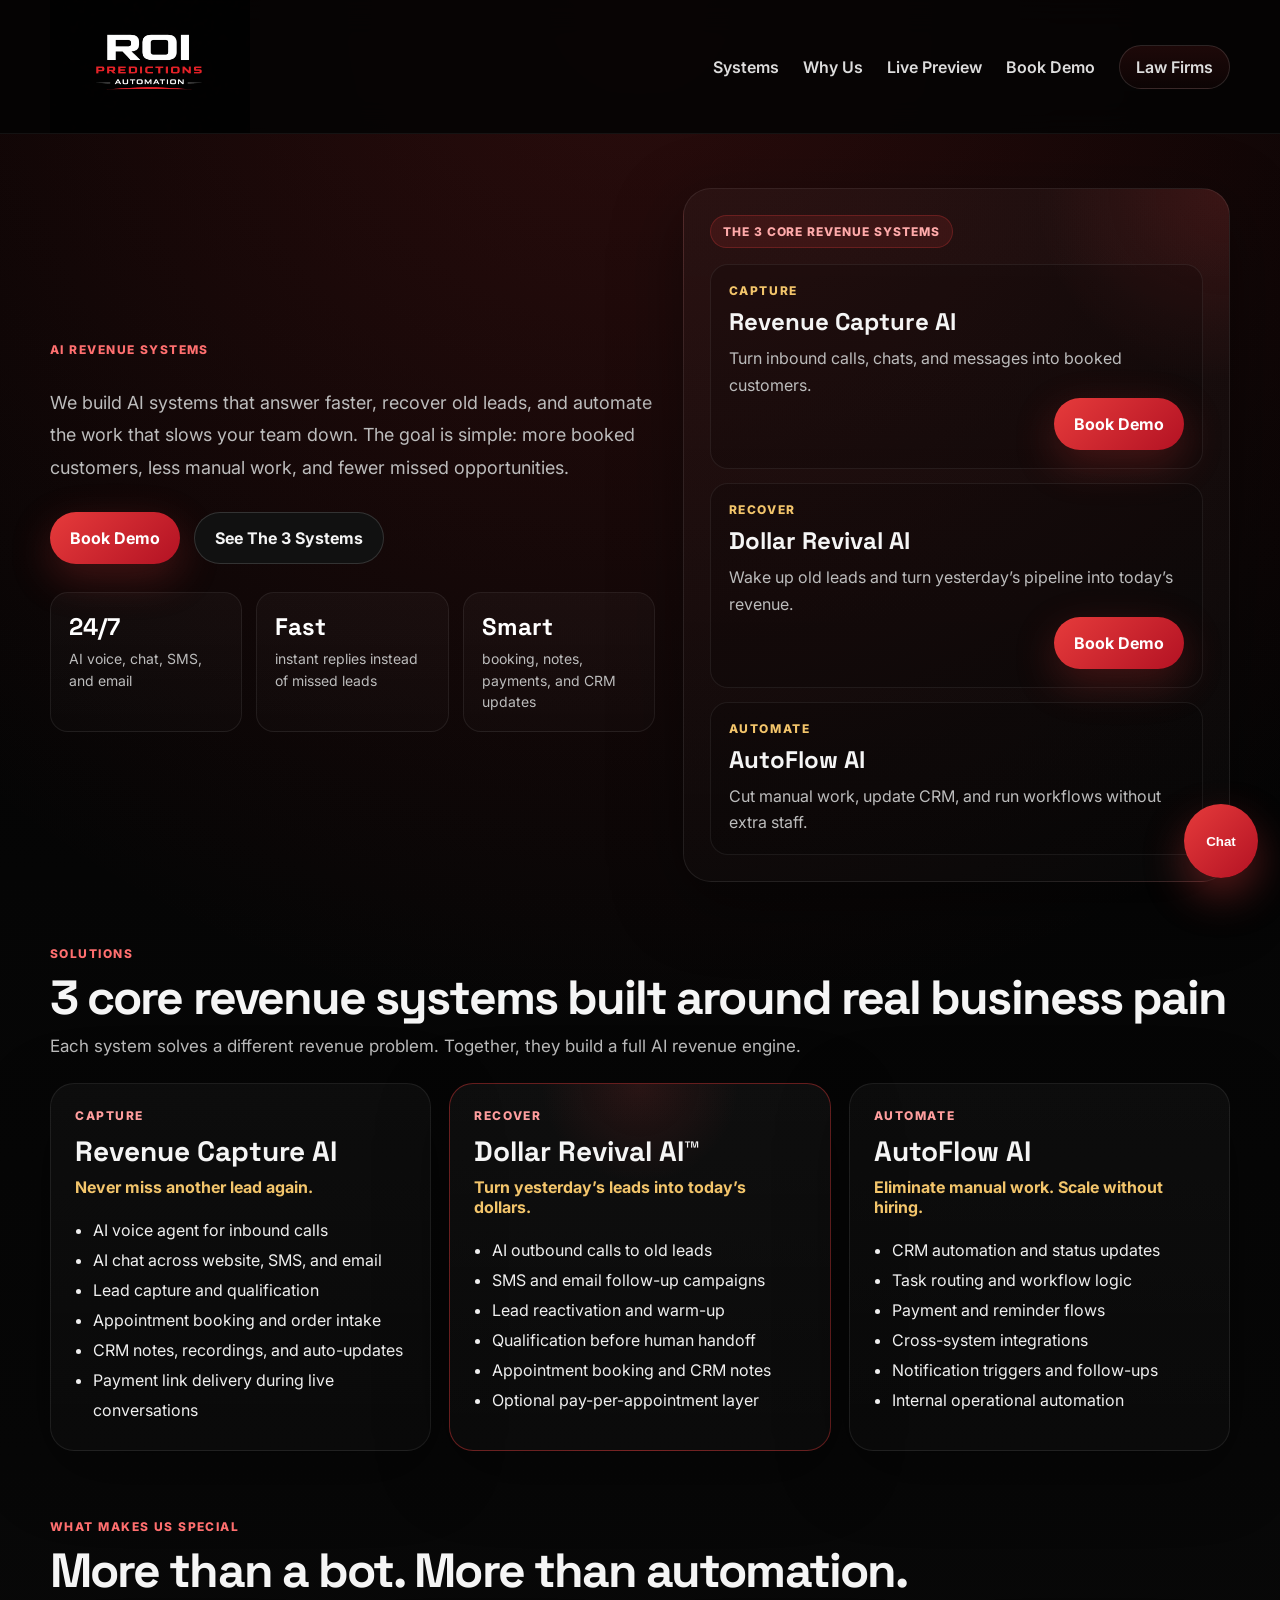
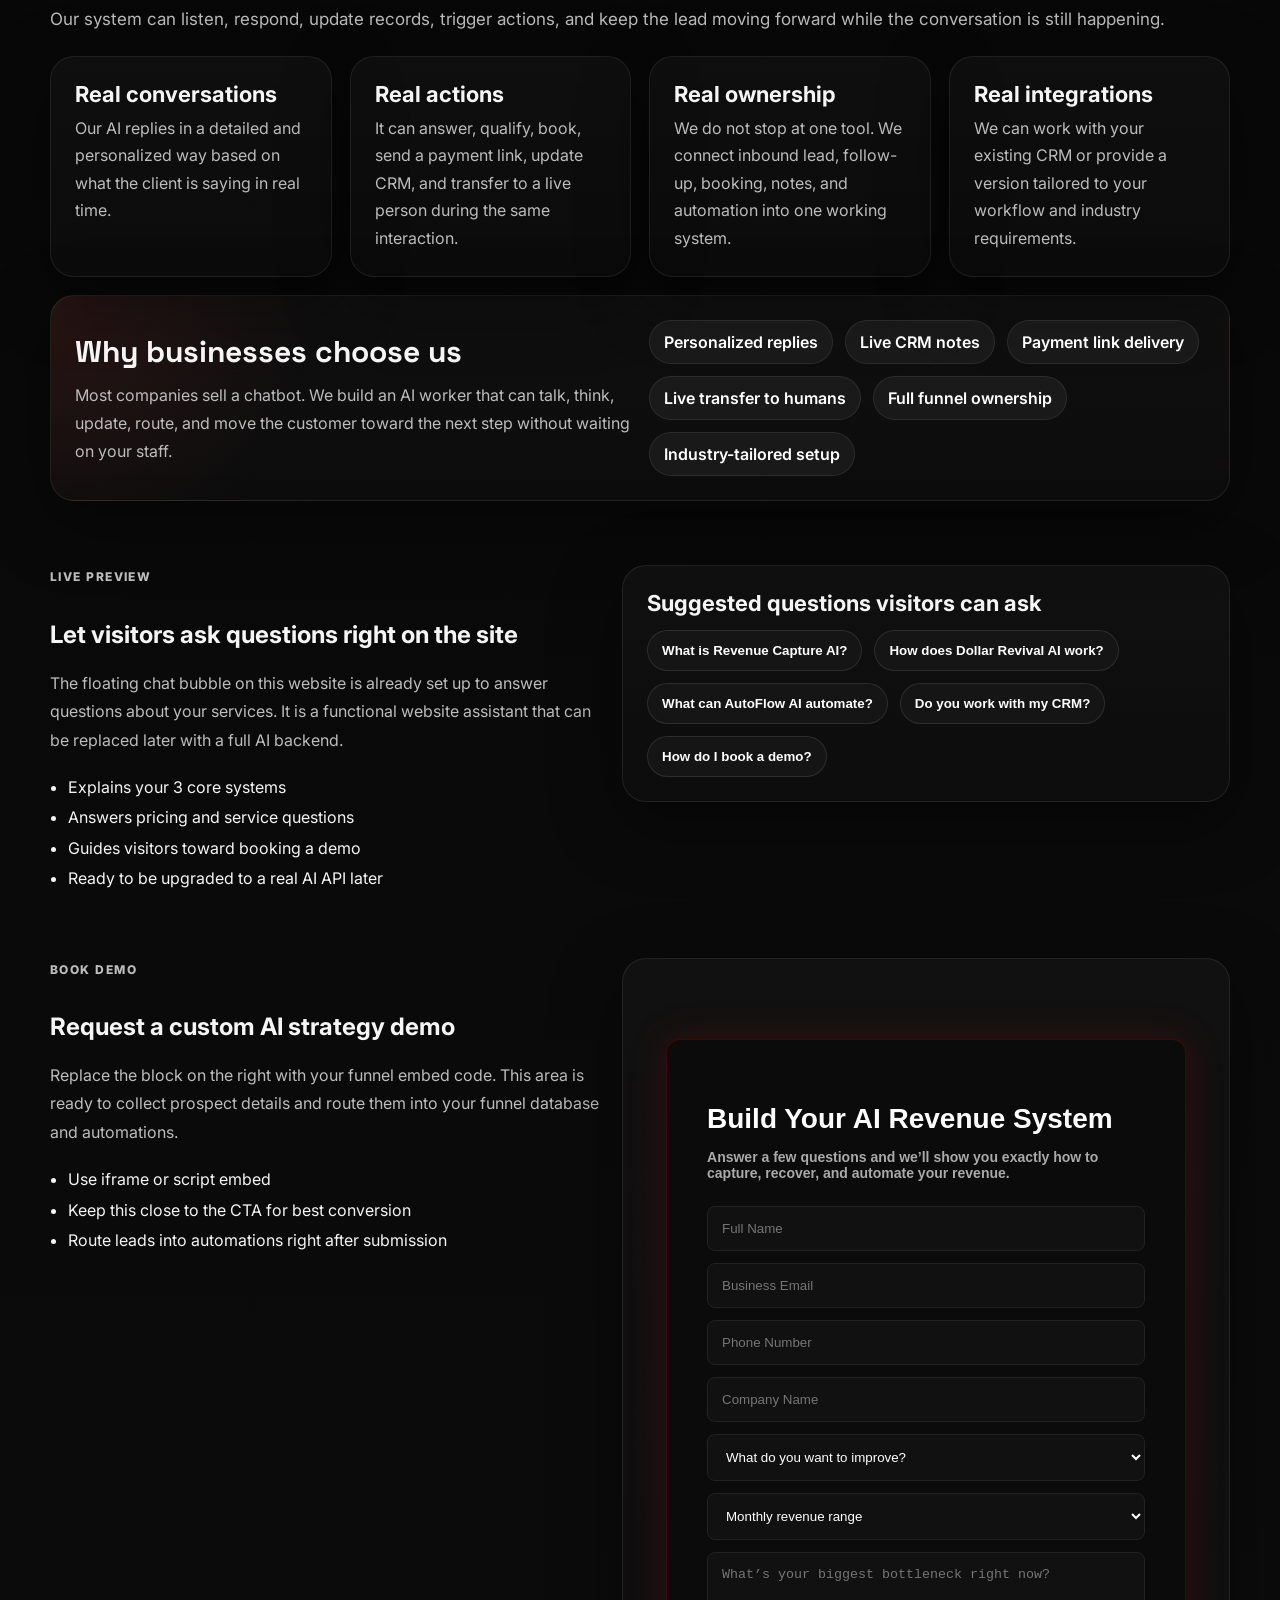
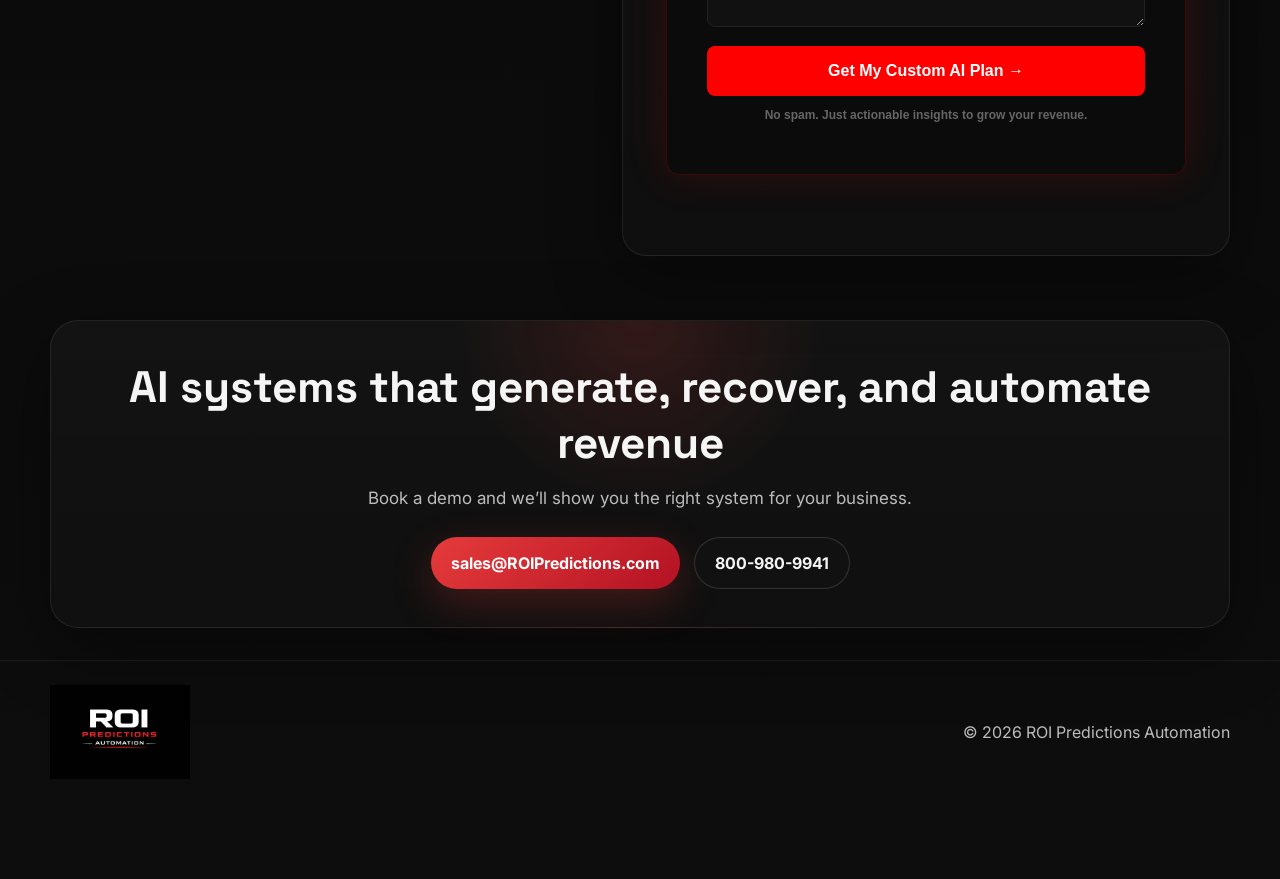
<file: index.html>
﻿<!DOCTYPE html>
<html lang="en">
<head>
  <meta charset="UTF-8" />
  <meta name="viewport" content="width=device-width, initial-scale=1.0" />
  <title>ROI Predictions Automation | AI Revenue Systems</title>
  <meta name="description" content="AI revenue systems that capture leads, recover lost revenue, and automate the work." />
  <link rel="preconnect" href="https://fonts.googleapis.com">
  <link rel="preconnect" href="https://fonts.gstatic.com" crossorigin>
  <link href="https://fonts.googleapis.com/css2?family=Inter:wght@400;500;600;700;800&family=Space+Grotesk:wght@500;700&display=swap" rel="stylesheet">
  <link rel="stylesheet" href="styles.css" />
</head>
<body>
  <header class="topbar">
    <div class="container nav-wrap">
      <a href="index.html" class="brand">
        <img src="roilogo.png" alt="ROI Predictions Automation logo" class="brand-logo" />
      </a>

      <button class="menu-btn" id="menuBtn" aria-label="Open menu" aria-expanded="false">☰</button>

      <nav class="nav" id="nav">
        <a href="#systems">Systems</a>
        <a href="#why-us">Why Us</a>
        <a href="#live-preview">Live Preview</a>
        <a href="#funnel">Book Demo</a>
        <a href="law-firms.html" class="nav-ghost">Law Firms</a>
      </nav>
    </div>
  </header>

  <main>
    <section class="hero">
      <div class="container hero-grid">
        <div class="hero-copy">
          <p class="eyebrow">AI Revenue Systems</p>
          
          <p class="hero-text">
            We build AI systems that answer faster, recover old leads, and automate the work that slows your team down.
            The goal is simple: more booked customers, less manual work, and fewer missed opportunities.
          </p>

          <div class="hero-actions">
            <a href="#funnel" class="btn btn-primary">Book Demo</a>
            <a href="#systems" class="btn btn-secondary">See The 3 Systems</a>
          </div>

          <div class="hero-stats">
            <div class="hero-stat">
              <strong>24/7</strong>
              <span>AI voice, chat, SMS, and email</span>
            </div>
            <div class="hero-stat">
              <strong>Fast</strong>
              <span>instant replies instead of missed leads</span>
            </div>
            <div class="hero-stat">
              <strong>Smart</strong>
              <span>booking, notes, payments, and CRM updates</span>
            </div>
          </div>
        </div>

        <div class="hero-side">
          <div class="hero-side-card">
            <span class="card-kicker">The 3 Core Revenue Systems</span>
            <div class="mini-system-list">
              <div class="mini-system">
                <div class="mini-topline">CAPTURE</div>
                <h3>Revenue Capture AI</h3>
                <p>Turn inbound calls, chats, and messages into booked customers.</p>
                <a href="javascript:" class="btn btn-primary btn-bookdemo" onclick="CaptureAI();">Book Demo</a>
              </div>
              <div class="mini-system">
                <div class="mini-topline">RECOVER</div>
                <h3>Dollar Revival AI</h3>
                <p>Wake up old leads and turn yesterday’s pipeline into today’s revenue.</p>
                <a href="javascript:" class="btn btn-primary btn-bookdemo" onclick="window.open('voice-ai-demo.html');">Book Demo</a>
              </div>
              <div class="mini-system">
                <div class="mini-topline">AUTOMATE</div>
                <h3>AutoFlow AI</h3>
                <p>Cut manual work, update CRM, and run workflows without extra staff.</p>
              </div>
            </div>
          </div>
        </div>
      </div>
    </section>

    <section class="systems" id="systems">
      <div class="container">
        <div class="section-head">
          <p class="eyebrow">Solutions</p>
          <h2>3 core  revenue systems built around real business pain</h2>
          <p class="section-text">Each system solves a different revenue problem. Together, they build a full AI revenue engine.</p>
        </div>

        <div class="systems-grid">
          <article class="system-card">
            <div class="system-topline">CAPTURE</div>
            <h3>Revenue Capture AI</h3>
            <p class="system-promise">Never miss another lead again.</p>
            <ul>
              <li>AI voice agent for inbound calls</li>
              <li>AI chat across website, SMS, and email</li>
              <li>Lead capture and qualification</li>
              <li>Appointment booking and order intake</li>
              <li>CRM notes, recordings, and auto-updates</li>
              <li>Payment link delivery during live conversations</li>
            </ul>
          </article>

          <article class="system-card featured">
            <div class="system-topline">RECOVER</div>
            <h3>Dollar Revival AI™</h3>
            <p class="system-promise">Turn yesterday’s leads into today’s dollars.</p>
            <ul>
              <li>AI outbound calls to old leads</li>
              <li>SMS and email follow-up campaigns</li>
              <li>Lead reactivation and warm-up</li>
              <li>Qualification before human handoff</li>
              <li>Appointment booking and CRM notes</li>
              <li>Optional pay-per-appointment layer</li>
            </ul>
          </article>

          <article class="system-card">
            <div class="system-topline">AUTOMATE</div>
            <h3>AutoFlow AI</h3>
            <p class="system-promise">Eliminate manual work. Scale without hiring.</p>
            <ul>
              <li>CRM automation and status updates</li>
              <li>Task routing and workflow logic</li>
              <li>Payment and reminder flows</li>
              <li>Cross-system integrations</li>
              <li>Notification triggers and follow-ups</li>
              <li>Internal operational automation</li>
            </ul>
          </article>
        </div>
      </div>
    </section>

    <section class="why-us" id="why-us">
      <div class="container">
        <div class="section-head">
          <p class="eyebrow">What makes us special</p>
          <h2>More than a bot. More than automation.</h2>
          <p class="section-text">Our system can listen, respond, update records, trigger actions, and keep the lead moving forward while the conversation is still happening.</p>
        </div>

        <div class="highlights-grid">
          <div class="highlight-card">
            <h3>Real conversations</h3>
            <p>Our AI replies in a detailed and personalized way based on what the client is saying in real time.</p>
          </div>
          <div class="highlight-card">
            <h3>Real actions</h3>
            <p>It can answer, qualify, book, send a payment link, update CRM, and transfer to a live person during the same interaction.</p>
          </div>
          <div class="highlight-card">
            <h3>Real ownership</h3>
            <p>We do not stop at one tool. We connect inbound lead, follow-up, booking, notes, and automation into one working system.</p>
          </div>
          <div class="highlight-card">
            <h3>Real integrations</h3>
            <p>We can work with your existing CRM or provide a version tailored to your workflow and industry requirements.</p>
          </div>
        </div>

        <div class="special-band">
          <div class="special-copy">
            <h3>Why businesses choose us</h3>
            <p>
              Most companies sell a chatbot. We build an AI worker that can talk, think, update, route,
              and move the customer toward the next step without waiting on your staff.
            </p>
          </div>
          <div class="special-list">
            <span>Personalized replies</span>
            <span>Live CRM notes</span>
            <span>Payment link delivery</span>
            <span>Live transfer to humans</span>
            <span>Full funnel ownership</span>
            <span>Industry-tailored setup</span>
          </div>
        </div>
      </div>
    </section>

    <section class="live-preview" id="live-preview">
      <div class="container live-grid">
        <div class="live-copy">
          <p class="eyebrow">Live preview</p>
          <h2>Let visitors ask questions right on the site</h2>
          <p>
            The floating chat bubble on this website is already set up to answer questions about your services.
            It is a functional website assistant that can be replaced later with a full AI backend.
          </p>
          <ul class="demo-bullets">
            <li>Explains your 3 core systems</li>
            <li>Answers pricing and service questions</li>
            <li>Guides visitors toward booking a demo</li>
            <li>Ready to be upgraded to a real AI API later</li>
          </ul>
        </div>

        <div class="preview-card">
          <h3>Suggested questions visitors can ask</h3>
          <div class="question-list">
            <button class="question-chip" data-question="What is Revenue Capture AI?">What is Revenue Capture AI?</button>
            <button class="question-chip" data-question="How does Dollar Revival AI work?">How does Dollar Revival AI work?</button>
            <button class="question-chip" data-question="What can AutoFlow AI automate?">What can AutoFlow AI automate?</button>
            <button class="question-chip" data-question="Do you work with my CRM?">Do you work with my CRM?</button>
            <button class="question-chip" data-question="How do I book a demo?">How do I book a demo?</button>
          </div>
        </div>
      </div>
    </section>

    <section class="funnel" id="funnel">
      <div class="container funnel-grid">
        <div class="funnel-copy">
          <p class="eyebrow">Book Demo</p>
          <h2>Request a custom AI strategy demo</h2>
          <p>
            Replace the block on the right with your funnel embed code. This area is ready to collect prospect details
            and route them into your funnel database and automations.
          </p>
          <ul class="embed-notes">
            <li>Use iframe or script embed</li>
            <li>Keep this close to the CTA for best conversion</li>
            <li>Route leads into automations right after submission</li>
          </ul>
        </div>

        <div class="embed-shell">
          <div class="embed-header"> <!-- Paste your funnel code here -->
            <!-- ROI Predictions Embedded Form -->
<div style="max-width:520px;margin:60px auto;padding:40px;background:#0b0b0b;border-radius:14px;border:1px solid rgba(255,0,0,0.2);box-shadow:0 0 40px rgba(255,0,0,0.15);font-family:Arial, sans-serif;">

  <h2 style="color:#fff;margin-bottom:10px;font-size:28px;">
    Build Your AI Revenue System
  </h2>

  <p style="color:#aaa;font-size:14px;margin-bottom:25px;">
    Answer a few questions and we’ll show you exactly how to capture, recover, and automate your revenue.
  </p>

  <form onsubmit="event.preventDefault(); alert('🔥 Your request has been received. Our team will contact you shortly.'); this.reset();">

    <input type="text" placeholder="Full Name" required 
      style="width:100%;padding:14px;margin-bottom:12px;background:#111;border:1px solid #222;color:#fff;border-radius:8px;" />

    <input type="email" placeholder="Business Email" required 
      style="width:100%;padding:14px;margin-bottom:12px;background:#111;border:1px solid #222;color:#fff;border-radius:8px;" />

    <input type="tel" placeholder="Phone Number" required 
      style="width:100%;padding:14px;margin-bottom:12px;background:#111;border:1px solid #222;color:#fff;border-radius:8px;" />

    <input type="text" placeholder="Company Name" 
      style="width:100%;padding:14px;margin-bottom:12px;background:#111;border:1px solid #222;color:#fff;border-radius:8px;" />

    <select required 
      style="width:100%;padding:14px;margin-bottom:12px;background:#111;border:1px solid #222;color:#fff;border-radius:8px;">
      <option value="">What do you want to improve?</option>
      <option>Capture More Leads</option>
      <option>Recover Lost Revenue</option>
      <option>Automate Operations</option>
      <option>All of the above</option>
    </select>

    <select required 
      style="width:100%;padding:14px;margin-bottom:12px;background:#111;border:1px solid #222;color:#fff;border-radius:8px;">
      <option value="">Monthly revenue range</option>
      <option>$0 - $10K</option>
      <option>$10K - $50K</option>
      <option>$50K - $100K</option>
      <option>$100K+</option>
    </select>

    <textarea rows="3" placeholder="What’s your biggest bottleneck right now?"
      style="width:100%;padding:14px;margin-bottom:15px;background:#111;border:1px solid #222;color:#fff;border-radius:8px;"></textarea>

    <button type="submit" 
      style="width:100%;padding:16px;background:red;color:#fff;border:none;border-radius:8px;font-weight:bold;font-size:16px;cursor:pointer;transition:0.3s;">
      Get My Custom AI Plan →
    </button>

    <p style="font-size:12px;color:#666;margin-top:12px;text-align:center;">
      No spam. Just actionable insights to grow your revenue.
    </p>

  </form>

</div>

          
    </section>

    <section class="cta-section">
      <div class="container cta-wrap">
        <h2>AI systems that generate, recover, and automate revenue</h2>
        <p>Book a demo and we’ll show you the right system for your business.</p>
        <div class="cta-actions">
          <a href="mailto:sales@ROIPredictions.com" class="btn btn-primary">sales@ROIPredictions.com</a>
          <a href="tel:8009809941" class="btn btn-secondary">800-980-9941</a>
        </div>
      </div>
    </section>
  </main>

  <footer class="footer">
    <div class="container footer-wrap">
      <img src="roilogo.png" alt="ROI Predictions Automation logo" class="footer-logo" />
      <p>© <span class="year"></span> ROI Predictions Automation</p>
    </div>
  </footer>

  <button class="chat-toggle" id="chatToggle" aria-label="Open chat assistant">
    <span>Chat</span>
  </button>

  <div class="chat-widget" id="chatWidget" aria-hidden="true">
    <div class="chat-widget-head">
      <div>
        <strong>ROI Assistant</strong>
        <small>Ask about our services</small>
      </div>
      <button class="chat-close" id="chatClose" aria-label="Close chat">×</button>
    </div>

    <div class="chat-widget-body" id="chatBody">
      <div class="message bot">Hi! I can answer questions about Revenue Capture AI, Dollar Revival AI, AutoFlow AI, CRM integrations, and booking a demo.</div>
    </div>

    <div class="chat-suggestions">
      <button class="suggestion" data-question="What is Revenue Capture AI?">Revenue Capture AI</button>
      <button class="suggestion" data-question="How does Dollar Revival AI work?">Dollar Revival AI</button>
      <button class="suggestion" data-question="Do you work with my CRM?">CRM integrations</button>
    </div>

    <form class="chat-input-wrap" id="chatForm">
      <input type="text" id="chatInput" placeholder="Ask a question..." autocomplete="off" />
      <button type="submit">Send</button>
    </form>
  </div>

  <script src="script.js"></script>
</body>
</html>
</file>
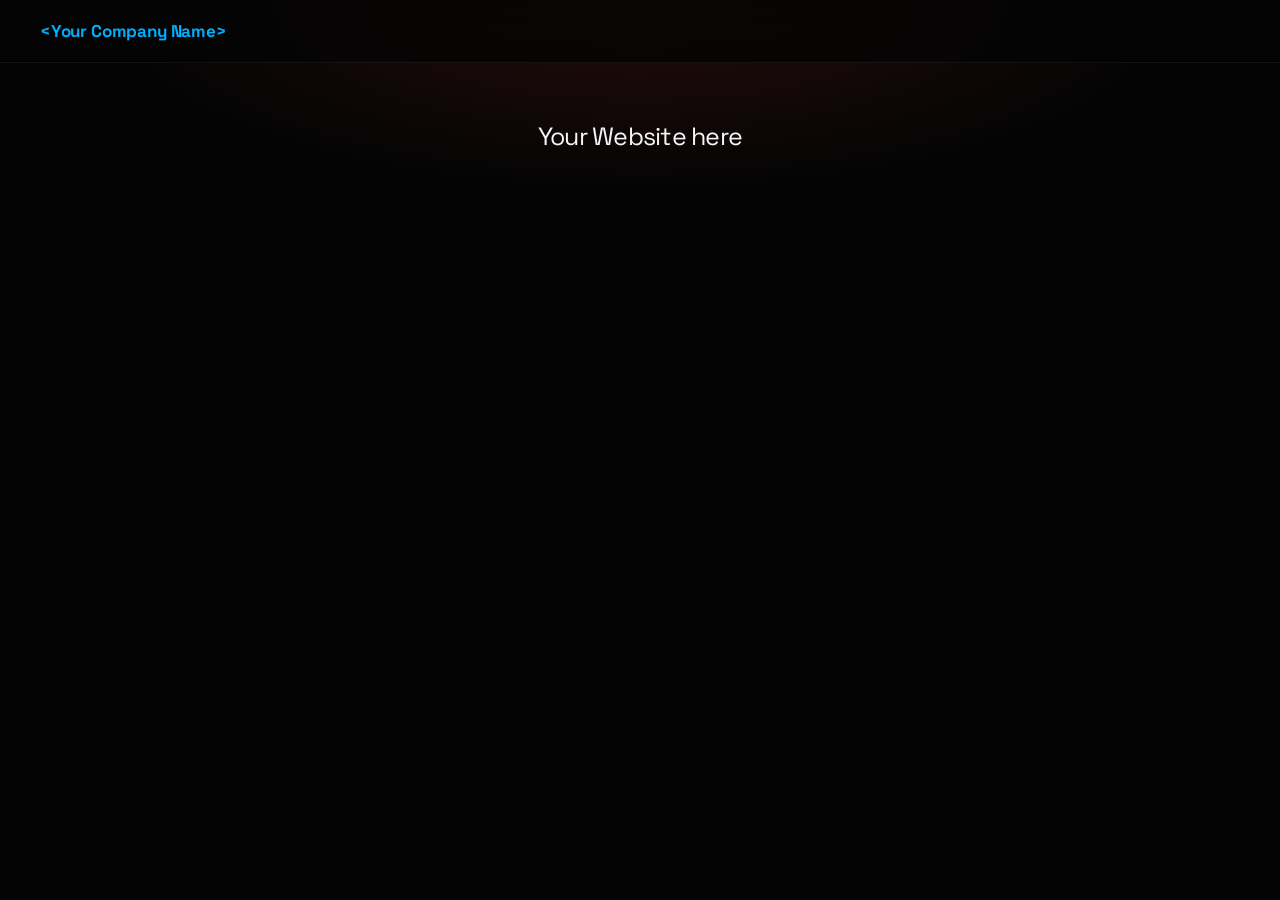
<file: chatwootdemo.html>
﻿<!DOCTYPE html>
<html lang="en">
<head>
    <meta charset="UTF-8" />
    <meta name="viewport" content="width=device-width, initial-scale=1.0" />
    <title>AI Suport Chat</title>
    <link rel="preconnect" href="https://fonts.googleapis.com">
    <link href="https://fonts.googleapis.com/css2?family=Space+Grotesk:wght@500;600;700&family=Inter:wght@400;500;600&display=swap" rel="stylesheet">
    <style>
        :root {
            --bg: #040404;
            --card: #101010;
            --card2: #151515;
            --text: #f5f5f5;
            --muted: #888;
            --line: #222;
            --red: #e63b3b;
            --red2: #ff6f6f;
            --gold: #f3c56b;
        }

        *, *::before, *::after {
            box-sizing: border-box;
            margin: 0;
            padding: 0;
        }

        html {
            scroll-behavior: smooth;
        }

        body {
            font-family: 'Inter', sans-serif;
            background: var(--bg);
            color: var(--text);
            min-height: 100vh;
        }

        /* PAGE BG */
        #standalone-page {
            min-height: 100vh;
            background: radial-gradient(ellipse 70% 35% at 50% 0%, rgba(230,59,59,0.15), transparent 60%), var(--bg);
        }

        /* ── TOP BAR ── */
        .top-bar {
            /*display: flex;*/
            align-items: center;
            justify-content: space-between;
            padding: 20px 40px;
            border-bottom: 1px solid rgba(255,255,255,0.06);
            backdrop-filter: blur(12px);
            background: rgba(4,4,4,0.8);
            position: sticky;
            top: 0;
            z-index: 100;
        }

        .logo-text {
            font-family: 'Space Grotesk', sans-serif;
            font-weight: 700;
            font-size: 17px;
            letter-spacing: -0.01em;
            color: #00aeff;
        }

            .logo-text span {
                color: var(--red2);
            }

        .demo-badge {
            font-size: 11px;
            font-weight: 600;
            letter-spacing: 0.1em;
            text-transform: uppercase;
            padding: 5px 14px;
            border-radius: 999px;
            background: rgba(230,59,59,0.1);
            border: 1px solid rgba(230,59,59,0.25);
            color: var(--red2);
        }

        /* ── ENTRY SCREEN ── */
        #entry-screen {
            display: flex;
            flex-direction: column;
            align-items: center;
            /*justify-content: center;*/
            min-height: calc(100vh - 105px);
            padding: 60px 20px;
            text-align: center;
        }

        .entry-eyebrow {
            font-size: 11px;
            font-weight: 700;
            letter-spacing: 0.14em;
            text-transform: uppercase;
            color: var(--red2);
            margin-bottom: 18px;
        }

        .entry-h1 {
            font-family: 'Space Grotesk', sans-serif;
            font-size: 25px;
            font-weight: 700;
            line-height: 1.08;
            letter-spacing: -0.03em;
            max-width: 680px;
            margin: 0 auto 18px;
        }

            .entry-h1 em {
                color: var(--red2);
                font-style: normal;
            }

        .entry-sub {
            font-size: 16px;
            color: var(--muted);
            max-width: 490px;
            margin: 0 auto 48px;
            line-height: 1.65;
        }

        .url-form {
            width: 100%;
            max-width: 540px;
            display: flex;
            flex-direction: column;
            gap: 12px;
        }

        .url-input-wrap {
            display: flex;
            align-items: center;
            background: var(--card);
            border: 1px solid var(--line);
            border-radius: 14px;
            padding: 6px 6px 6px 18px;
            transition: border-color 0.2s;
            gap: 10px;
        }

            .url-input-wrap:focus-within {
                border-color: rgba(230,59,59,0.5);
            }

        .url-icon {
            color: var(--muted);
            font-size: 16px;
            flex-shrink: 0;
        }

        .url-input {
            flex: 1;
            background: transparent;
            border: none;
            outline: none;
            color: var(--text);
            font-size: 15px;
            font-family: 'Inter', sans-serif;
            padding: 10px 0;
        }

            .url-input::placeholder {
                color: #444;
            }

        .url-btn {
            background: linear-gradient(135deg, var(--red), #b31223);
            color: #fff;
            border: none;
            border-radius: 10px;
            padding: 13px 22px;
            font-size: 14px;
            font-weight: 600;
            cursor: pointer;
            white-space: nowrap;
            transition: opacity 0.2s, transform 0.15s;
            font-family: 'Inter', sans-serif;
        }

            .url-btn:hover {
                opacity: 0.9;
                transform: translateY(-1px);
            }

            .url-btn:disabled {
                opacity: 0.5;
                cursor: not-allowed;
                transform: none;
            }

        .url-fallback {
            font-size: 12px;
            color: #444;
            text-align: center;
        }

            .url-fallback a {
                color: var(--muted);
                text-decoration: underline;
                cursor: pointer;
            }

        #industry-fallback {
            display: none;
            flex-direction: column;
            gap: 10px;
            width: 100%;
            max-width: 540px;
        }

        .fi-label {
            font-size: 13px;
            color: var(--muted);
            text-align: left;
        }

        .fi-input, .fi-select {
            background: var(--card);
            border: 1px solid var(--line);
            color: var(--text);
            font-size: 14px;
            font-family: 'Inter', sans-serif;
            padding: 13px 16px;
            border-radius: 12px;
            outline: none;
            width: 100%;
        }

            .fi-input::placeholder {
                color: #444;
            }

            .fi-input:focus, .fi-select:focus {
                border-color: rgba(230,59,59,0.4);
            }

        .fi-btn {
            background: linear-gradient(135deg, var(--red), #b31223);
            color: #fff;
            border: none;
            border-radius: 10px;
            padding: 13px;
            font-size: 14px;
            font-weight: 600;
            cursor: pointer;
            font-family: 'Inter', sans-serif;
            transition: opacity 0.2s;
        }

            .fi-btn:hover {
                opacity: 0.9;
            }

        .trust-row {
            display: flex;
            align-items: center;
            gap: 24px;
            margin-top: 52px;
            flex-wrap: wrap;
            justify-content: center;
        }

        .trust-item {
            font-size: 12px;
            color: #444;
            display: flex;
            align-items: center;
            gap: 6px;
        }

        .trust-dot {
            width: 5px;
            height: 5px;
            border-radius: 50%;
            background: var(--red);
        }

        /* ── ANALYZING ── */
        #analyzing-screen {
            display: none;
            flex-direction: column;
            align-items: center;
            justify-content: center;
            min-height: calc(100vh - 65px);
            padding: 60px 20px;
            text-align: center;
        }

        .spin-ring {
            width: 64px;
            height: 64px;
            border: 2px solid var(--line);
            border-top-color: var(--red);
            border-radius: 50%;
            animation: spin 0.9s linear infinite;
            margin-bottom: 28px;
        }

        @keyframes spin {
            to {
                transform: rotate(360deg);
            }
        }

        .analyzing-h {
            font-family: 'Space Grotesk', sans-serif;
            font-size: 22px;
            font-weight: 600;
            margin-bottom: 8px;
        }

        .a-steps {
            display: flex;
            flex-direction: column;
            gap: 9px;
            margin-top: 24px;
            max-width: 320px;
        }

        .a-step {
            display: flex;
            align-items: center;
            gap: 12px;
            font-size: 13px;
            color: var(--muted);
            padding: 10px 15px;
            border-radius: 10px;
            background: var(--card);
            border: 1px solid var(--line);
            transition: all 0.35s;
        }

            .a-step.active {
                color: var(--text);
                border-color: rgba(230,59,59,0.4);
                background: rgba(230,59,59,0.06);
            }

            .a-step.done {
                color: #4ade80;
                border-color: rgba(74,222,128,0.2);
            }

        /* ── CHAT SCREEN ── */
        #chat-screen {
            display: none;
            flex-direction: column;
            height: calc(100vh - 65px);
        }

        .chat-header {
            display: flex;
            align-items: center;
            justify-content: space-between;
            padding: 14px 28px;
            border-bottom: 1px solid var(--line);
            background: var(--card);
            flex-shrink: 0;
            gap: 12px;
            flex-wrap: wrap;
        }

        .chat-agent-info {
            display: flex;
            align-items: center;
            gap: 12px;
        }

        .agent-avatar {
            width: 38px;
            height: 38px;
            border-radius: 50%;
            background: linear-gradient(135deg, var(--red), #7a0f0f);
            display: flex;
            align-items: center;
            justify-content: center;
            font-size: 17px;
            flex-shrink: 0;
        }

        .agent-name {
            font-weight: 600;
            font-size: 14px;
        }

        .agent-biz {
            font-size: 11px;
            color: var(--muted);
        }

        .live-pill {
            display: flex;
            align-items: center;
            gap: 5px;
            font-size: 11px;
            color: #4ade80;
        }

        .live-dot {
            width: 7px;
            height: 7px;
            border-radius: 50%;
            background: #4ade80;
            animation: pulse 2s infinite;
        }

        @keyframes pulse {
            0%,100% {
                opacity: 1
            }

            50% {
                opacity: 0.4
            }
        }

        .context-pill {
            font-size: 11px;
            color: var(--muted);
            background: rgba(255,255,255,0.04);
            border: 1px solid var(--line);
            border-radius: 999px;
            padding: 5px 13px;
        }

            .context-pill span {
                color: var(--red2);
                font-weight: 600;
            }

        .chat-body {
            flex: 1;
            overflow-y: auto;
            padding: 22px 28px;
            display: flex;
            flex-direction: column;
            gap: 14px;
            scroll-behavior: smooth;
        }

            .chat-body::-webkit-scrollbar {
                width: 4px;
            }

            .chat-body::-webkit-scrollbar-thumb {
                background: var(--line);
                border-radius: 4px;
            }

        .msg {
            display: flex;
            gap: 10px;
            max-width: 70%;
            animation: msgIn 0.22s ease;
        }

        @keyframes msgIn {
            from {
                opacity: 0;
                transform: translateY(8px);
            }

            to {
                opacity: 1;
                transform: none;
            }
        }

        .msg.bot {
            align-self: flex-start;
        }

        .msg.user {
            align-self: flex-end;
            flex-direction: row-reverse;
        }

        .msg-av {
            width: 30px;
            height: 30px;
            border-radius: 50%;
            display: flex;
            align-items: center;
            justify-content: center;
            font-size: 13px;
            flex-shrink: 0;
            margin-top: 2px;
        }

        .msg.bot .msg-av {
            background: linear-gradient(135deg, var(--red), #7a0f0f);
        }

        .msg.user .msg-av {
            background: #1a1a1a;
            border: 1px solid var(--line);
        }

        .msg-bubble {
            padding: 10px 14px;
            border-radius: 14px;
            font-size: 14px;
            line-height: 1.6;
        }

        .msg.bot .msg-bubble {
            background: var(--card2);
            border: 1px solid var(--line);
            border-bottom-left-radius: 4px;
        }

        .msg.user .msg-bubble {
            background: linear-gradient(135deg, var(--red), #b31223);
            border-bottom-right-radius: 4px;
            color: #fff;
        }

        .typing-wrap {
            display: flex;
            gap: 10px;
            align-self: flex-start;
            animation: msgIn 0.22s ease;
        }

        .typing-bubble {
            padding: 12px 15px;
            border-radius: 14px;
            border-bottom-left-radius: 4px;
            background: var(--card2);
            border: 1px solid var(--line);
            display: flex;
            gap: 5px;
            align-items: center;
        }

        .t-dot {
            width: 7px;
            height: 7px;
            border-radius: 50%;
            background: var(--muted);
            animation: bounce 1.2s infinite;
        }

            .t-dot:nth-child(2) {
                animation-delay: 0.2s;
            }

            .t-dot:nth-child(3) {
                animation-delay: 0.4s;
            }

        @keyframes bounce {
            0%,60%,100% {
                transform: translateY(0)
            }

            30% {
                transform: translateY(-5px)
            }
        }

        .cta-banner {
            margin: 4px 0;
            padding: 14px 18px;
            background: rgba(230,59,59,0.07);
            border: 1px solid rgba(230,59,59,0.22);
            border-radius: 12px;
            display: flex;
            align-items: center;
            justify-content: space-between;
            gap: 12px;
            animation: msgIn 0.3s ease;
            align-self: stretch;
        }

        .cta-text {
            font-size: 13px;
            color: var(--text);
            line-height: 1.4;
        }

            .cta-text strong {
                color: var(--red2);
            }

        .cta-btn {
            white-space: nowrap;
            flex-shrink: 0;
            background: linear-gradient(135deg, var(--red), #b31223);
            color: #fff;
            border: none;
            border-radius: 8px;
            padding: 9px 16px;
            font-size: 12px;
            font-weight: 600;
            cursor: pointer;
            font-family: 'Inter', sans-serif;
            transition: opacity 0.2s;
        }

            .cta-btn:hover {
                opacity: 0.88;
            }

        .chat-footer {
            padding: 14px 28px 18px;
            border-top: 1px solid var(--line);
            background: var(--card);
            flex-shrink: 0;
        }

        .quick-replies {
            display: flex;
            gap: 8px;
            flex-wrap: wrap;
            margin-bottom: 11px;
        }

        .qr {
            font-size: 12px;
            font-family: 'Inter', sans-serif;
            color: var(--muted);
            background: var(--card2);
            border: 1px solid var(--line);
            border-radius: 999px;
            padding: 6px 13px;
            cursor: pointer;
            transition: all 0.15s;
        }

            .qr:hover {
                color: var(--text);
                border-color: rgba(230,59,59,0.4);
            }

        .input-row {
            display: flex;
            gap: 10px;
            align-items: flex-end;
        }

        .chat-input {
            flex: 1;
            background: var(--card2);
            border: 1px solid var(--line);
            border-radius: 12px;
            color: var(--text);
            font-size: 14px;
            font-family: 'Inter', sans-serif;
            padding: 12px 15px;
            outline: none;
            transition: border-color 0.2s;
            resize: none;
        }

            .chat-input::placeholder {
                color: #3a3a3a;
            }

            .chat-input:focus {
                border-color: rgba(230,59,59,0.35);
            }

        .send-btn {
            background: linear-gradient(135deg, var(--red), #b31223);
            border: none;
            border-radius: 12px;
            color: #fff;
            width: 44px;
            height: 44px;
            font-size: 17px;
            cursor: pointer;
            display: flex;
            align-items: center;
            justify-content: center;
            transition: opacity 0.2s, transform 0.15s;
            flex-shrink: 0;
        }

            .send-btn:hover {
                opacity: 0.88;
                transform: scale(1.05);
            }

            .send-btn:disabled {
                opacity: 0.4;
                cursor: not-allowed;
                transform: none;
            }

        .demo-note {
            font-size: 11px;
            color: #2c2c2c;
            text-align: center;
            margin-top: 9px;
        }

        /* ── FLOATING WIDGET ── */
        #widget-wrap {
            display: none;
            position: fixed;
            bottom: 24px;
            right: 24px;
            z-index: 9999;
            font-family: 'Inter', sans-serif;
        }

        #w-toggle {
            width: 54px;
            height: 54px;
            border-radius: 50%;
            background: linear-gradient(135deg, var(--red), #b31223);
            border: none;
            cursor: pointer;
            color: #fff;
            font-size: 22px;
            box-shadow: 0 8px 32px rgba(230,59,59,0.45);
            display: flex;
            align-items: center;
            justify-content: center;
            transition: transform 0.2s;
        }

            #w-toggle:hover {
                transform: scale(1.08);
            }

        #w-panel {
            position: absolute;
            bottom: 66px;
            right: 0;
            width: 350px;
            height: 510px;
            background: var(--bg);
            border: 1px solid var(--line);
            border-radius: 18px;
            box-shadow: 0 24px 80px rgba(0,0,0,0.75);
            display: none;
            flex-direction: column;
            overflow: hidden;
            animation: wOpen 0.22s ease;
        }

        @keyframes wOpen {
            from {
                opacity: 0;
                transform: scale(0.93) translateY(10px)
            }

            to {
                opacity: 1;
                transform: none
            }
        }

        #w-panel.open {
            display: flex;
        }

        .w-head {
            display: flex;
            align-items: center;
            justify-content: space-between;
            padding: 13px 15px;
            background: linear-gradient(135deg, #180404, #0d0d0d);
            border-bottom: 1px solid var(--line);
        }

        .w-agent {
            display: flex;
            align-items: center;
            gap: 9px;
        }

        .w-av {
            width: 33px;
            height: 33px;
            border-radius: 50%;
            background: linear-gradient(135deg, var(--red), #7a0f0f);
            display: flex;
            align-items: center;
            justify-content: center;
            font-size: 14px;
        }

        .w-name {
            font-weight: 600;
            font-size: 13px;
        }

        .w-status {
            font-size: 11px;
            color: #4ade80;
            display: flex;
            align-items: center;
            gap: 4px;
        }

        .w-close {
            background: none;
            border: none;
            color: var(--muted);
            font-size: 18px;
            cursor: pointer;
            padding: 2px 6px;
        }

            .w-close:hover {
                color: var(--text);
            }

        .w-entry {
            display: flex;
            flex-direction: column;
            gap: 9px;
            padding: 18px 16px;
        }

            .w-entry p {
                font-size: 14px;
                color: var(--text);
                line-height: 1.5;
            }

        .w-label {
            font-size: 11px;
            color: var(--muted);
        }

        .w-url {
            background: var(--card);
            border: 1px solid var(--line);
            color: var(--text);
            font-size: 13px;
            font-family: 'Inter', sans-serif;
            padding: 10px 13px;
            border-radius: 10px;
            outline: none;
            width: 100%;
        }

            .w-url::placeholder {
                color: #3a3a3a;
            }

            .w-url:focus {
                border-color: rgba(230,59,59,0.4);
            }

        .w-start {
            background: linear-gradient(135deg, var(--red), #b31223);
            color: #fff;
            border: none;
            border-radius: 10px;
            padding: 11px;
            font-size: 13px;
            font-weight: 600;
            cursor: pointer;
            font-family: 'Inter', sans-serif;
            transition: opacity 0.2s;
        }

            .w-start:hover {
                opacity: 0.88;
            }

        .w-hint {
            font-size: 11px;
            color: #2e2e2e;
            text-align: center;
        }

        .w-body {
            flex: 1;
            overflow-y: auto;
            padding: 13px;
            display: flex;
            flex-direction: column;
            gap: 10px;
            scroll-behavior: smooth;
        }

            .w-body::-webkit-scrollbar {
                width: 3px;
            }

            .w-body::-webkit-scrollbar-thumb {
                background: var(--line);
            }

        .wm {
            display: flex;
            gap: 7px;
            max-width: 88%;
            animation: msgIn 0.2s ease;
        }

            .wm.bot {
                align-self: flex-start;
            }

            .wm.user {
                align-self: flex-end;
                flex-direction: row-reverse;
            }

        .wb {
            padding: 9px 12px;
            border-radius: 11px;
            font-size: 13px;
            line-height: 1.55;
        }

        .wm.bot .wb {
            background: var(--card2);
            border: 1px solid var(--line);
            border-bottom-left-radius: 3px;
        }

        .wm.user .wb {
            background: linear-gradient(135deg, var(--red), #b31223);
            color: #fff;
            border-bottom-right-radius: 3px;
        }

        .w-footer {
            padding: 9px 11px;
            border-top: 1px solid var(--line);
            display: flex;
            gap: 7px;
        }

        .w-input {
            flex: 1;
            background: var(--card2);
            border: 1px solid var(--line);
            color: var(--text);
            font-size: 13px;
            font-family: 'Inter', sans-serif;
            padding: 9px 12px;
            border-radius: 10px;
            outline: none;
        }

            .w-input::placeholder {
                color: #3a3a3a;
            }

            .w-input:focus {
                border-color: rgba(230,59,59,0.3);
            }

        .w-send {
            background: linear-gradient(135deg, var(--red), #b31223);
            border: none;
            border-radius: 10px;
            color: #fff;
            width: 36px;
            height: 36px;
            font-size: 14px;
            cursor: pointer;
            display: flex;
            align-items: center;
            justify-content: center;
            transition: opacity 0.2s;
            flex-shrink: 0;
        }

            .w-send:hover {
                opacity: 0.88;
            }

            .w-send:disabled {
                opacity: 0.4;
                cursor: not-allowed;
            }

        @media (max-width: 600px) {
            .top-bar {
                padding: 15px 18px;
            }

            .chat-body, .chat-footer {
                padding-left: 16px;
                padding-right: 16px;
            }

            .msg {
                max-width: 88%;
            }

            #w-panel {
                width: calc(100vw - 32px);
                right: -10px;
            }
        }
    </style>
</head>
<body>
    <div id="standalone-page">
        <header class="top-bar">
            <div class="logo-text" id="divHeaderText">&lt;Your Company Name&gt;</div>
            <div class="entry-sub" id="pIndustry" style="margin: initial; font-size: 13px; display: none;"></div>
        </header>

        <!-- ENTRY -->
        <div id="entry-screen">
            <h1 class="entry-h1" id="textBizDesc" style="text-align: left; font-weight: 400;">Your Website here</h1>
            <!--<p class="entry-sub">Enter company name to start chat</p>

            <div id="url-form" class="url-form">
                <input type="text" class="fi-input"
                       id="companyName"
                       placeholder="Example: ABC Company"
                       autocomplete="off"
                       spellcheck="false"
                       onkeydown="if(event.key==='Enter') startChat()" />
                <button class="url-btn" onclick="startChat()">Start Chat</button>
            </div>-->
        </div>

        <!-- ANALYZING -->
        <div id="analyzing-screen">
            <div class="spin-ring"></div>
            <div class="analyzing-h">Building your AI agent…</div>
            <p style="color:var(--muted);font-size:13px;margin-top:6px" id="analyzingUrl"></p>
            <div class="a-steps">
                <div class="a-step" id="s1">🔍 Reading your website</div>
                <div class="a-step" id="s2">🏢 Identifying your business</div>
                <div class="a-step" id="s3">🤖 Configuring your AI agent</div>
                <div class="a-step" id="s4">✨ Personalizing the experience</div>
            </div>
        </div>
    </div>

    <div id="divIFrame" style="width: 100%; height: 100%; display: none;">
        <iframe id="iframeBody" style="width: 100%; height: 100vh; border:0!important"></iframe>
    </div>

    <script>
        let chatLoaded = false;
        function startChat() {
            //const companyInput = document.getElementById("companyName");
            //const company = companyInput.value.trim();
            const company = document.getElementById("divHeaderText").innerHTML;

            //if (!company) {
            //    alert("Please enter company name");
            //    companyInput.focus();
            //    return;
            //}

            if (!chatLoaded) {
                loadChatwoot(company);
                chatLoaded = true;
            } else {
                updateChat(company);
            }
        }

        function loadChatwoot(company) {
            const BASE_URL = "https://chat.securegreen.co";
            const WEBSITE_TOKEN = "dkvsNVEt8iPLSacsw9ygMtkB";

            //---https://merkurcode-nauto-console.mintlify.app/developers/widget-sdk
            window.chatwootSettings = {
                position: "right",
                locale: "en",
                type: "standard",

                // Đây là phần hiển thị trong cửa sổ chat
                welcomeTitle: `Hi there, this is ${company} 👋`,
                welcomeDescription: "I am an AI Agent and I am here to support you.",
                baseDomain: '*'
            };

            //window.addEventListener("chatwoot:on-message", function (e) {
            //    const messageData = e.detail;
            //    // e.detail sẽ chứa nội dung tin nhắn, sender, v.v.
            //    console.log(`chatwoot:on-message [2] ${JSON.stringify(messageData)}`);
            //});


            // LẮNG NGHE SỰ KIỆN READY TẠI ĐÂY
            window.addEventListener("chatwoot:ready", function () {
                console.log("Chatwoot SDK is ready!");

                //--event
                window.addEventListener('chatwoot:closed', function () {
                    console.log('chatwoot:closed => Widget closed');
                });

                window.addEventListener("chatwoot:error", function (e) {
                    console.log(`Chatwoot SDK ERROR! ${e}`);
                });

                window.addEventListener('chatwoot:on-start-conversation', function () {
                    console.log('chatwoot:on-start-conversation => Conversation started');
                });

                // Track widget 
                window.addEventListener('chatwoot:opened', function () {
                    console.log('chatwoot:opened => Set conversation context');
                });

                //----------Message
                window.addEventListener("chatwoot:on-message", function (e) {
                    const messageData = e.detail;
                    // e.detail sẽ chứa nội dung tin nhắn, sender, v.v.
                    console.log(`chatwoot:on-message ${JSON.stringify(messageData)}`);
                });

                //--
                window.addEventListener('chatwoot:postback', function (event) {
                    console.log(`chatwoot:postback Postback received: ${event.detail}`);
                    // Handle postback actions from interactive messages
                });

                // Đợi 200ms để chắc chắn Session/Cookie đã được SDK thiết lập xong
                setTimeout(() => {
                    updateChat(company);
                }, 200);
            });

            const script = document.createElement("script");
            script.src = BASE_URL + "/packs/js/sdk.js";
            script.defer = true;
            script.async = false;

            script.onload = function () {
                window.chatwootSDK.run({
                    websiteToken: WEBSITE_TOKEN,
                    baseUrl: BASE_URL
                });
            };

            document.body.appendChild(script);
        }

        function updateChat(company) {
            if (!window.$chatwoot) return;
            // reset conversation cũ
            //window.$chatwoot.reset();


            let biz = JSON.parse(sessionStorage.getItem("biz"));

            if (biz) {
                console.log(`=> syncing Attributes: biz.name ${biz.name} biz.url ${biz.url} `);

                // Set user if logged in
                let userId = "user-" + crypto.randomUUID();
                window.$chatwoot.setUser(userId, {
                    name: userId,
                    phone_number: biz.phone,
                    email: biz.email,
                    thumbnail: ''
                });
                console.log(`window.$chatwoot.setUser - userId: ${userId}`);

                setTimeout(() => {
                    // set lại thông tin mới
                    window.$chatwoot.setCustomAttributes({
                        company_name: company,
                        website_url: biz.url,
                        biz_name: biz.name,
                        biz_desc: biz.description,
                        industry: biz.industry
                    });
                }, 500);
            }
            else {
                console.log(`=> syncing Attributes => company_name ${company}`);
                // set lại thông tin mới
                window.$chatwoot.setCustomAttributes({
                    company_name: company
                });
            }

            // mở chat mới
            window.$chatwoot.toggle("open");
        }

        document.addEventListener("DOMContentLoaded", function () {
            let biz = JSON.parse(sessionStorage.getItem("biz"));

            if (biz) {
                if (biz.url != '') {
                    document.getElementById("divIFrame").style.display = '';
                    document.getElementById("standalone-page").style.display = 'none';

                    document.getElementById('iframeBody').src = biz.url;
                }
                else {
                    document.getElementById("divIFrame").style.display = 'none';
                    document.getElementById("standalone-page").style.display = '';
                }

                if (biz.name)
                    document.getElementById("divHeaderText").innerHTML = biz.name;
                document.getElementById("pIndustry").innerHTML = biz.industry;
                document.getElementById("textBizDesc").innerHTML = biz.description ? biz.description.replace(/</g, "&lt;").replace(/>/g, "&gt;").replace(/\r?\n/g, "<br>") : '';
            } else {
                //document.getElementById("result").innerHTML = "No data!";
            }

            startChat();
        });
    </script>

</body>
</html>
</file>
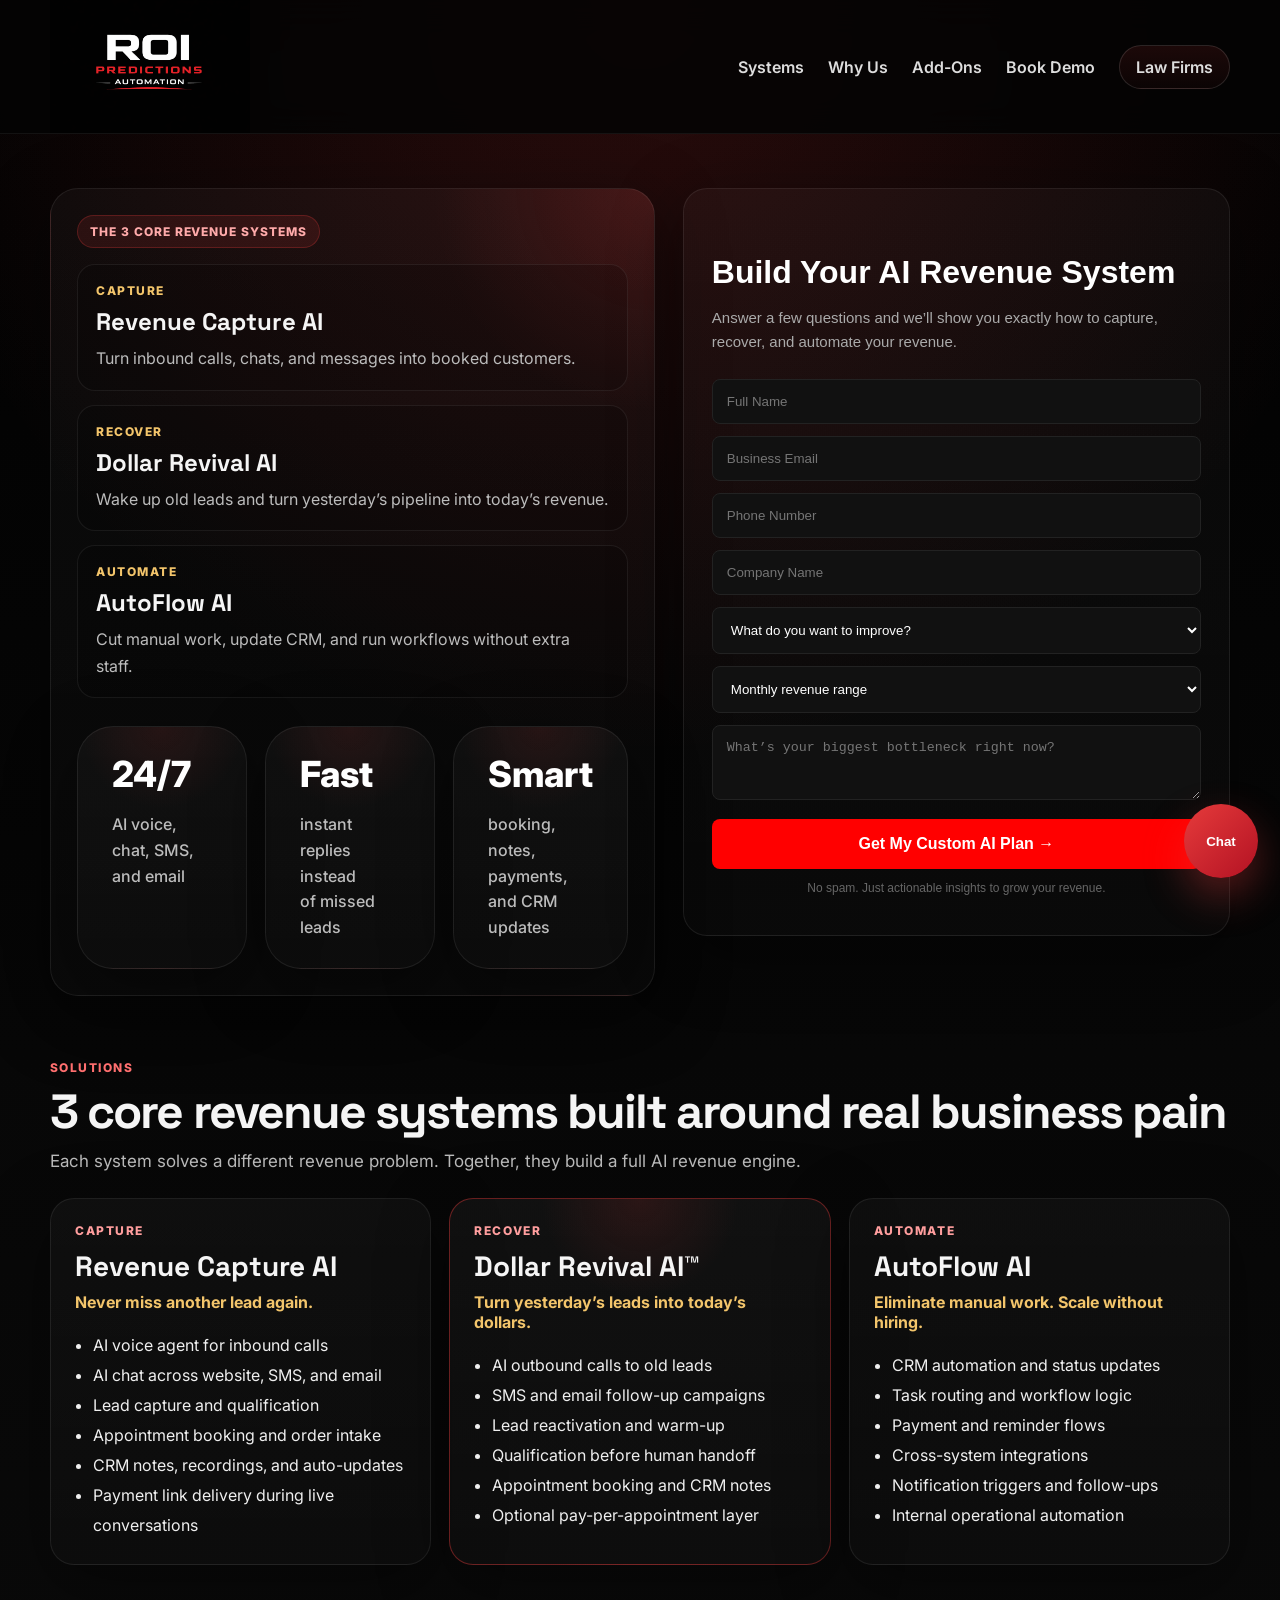
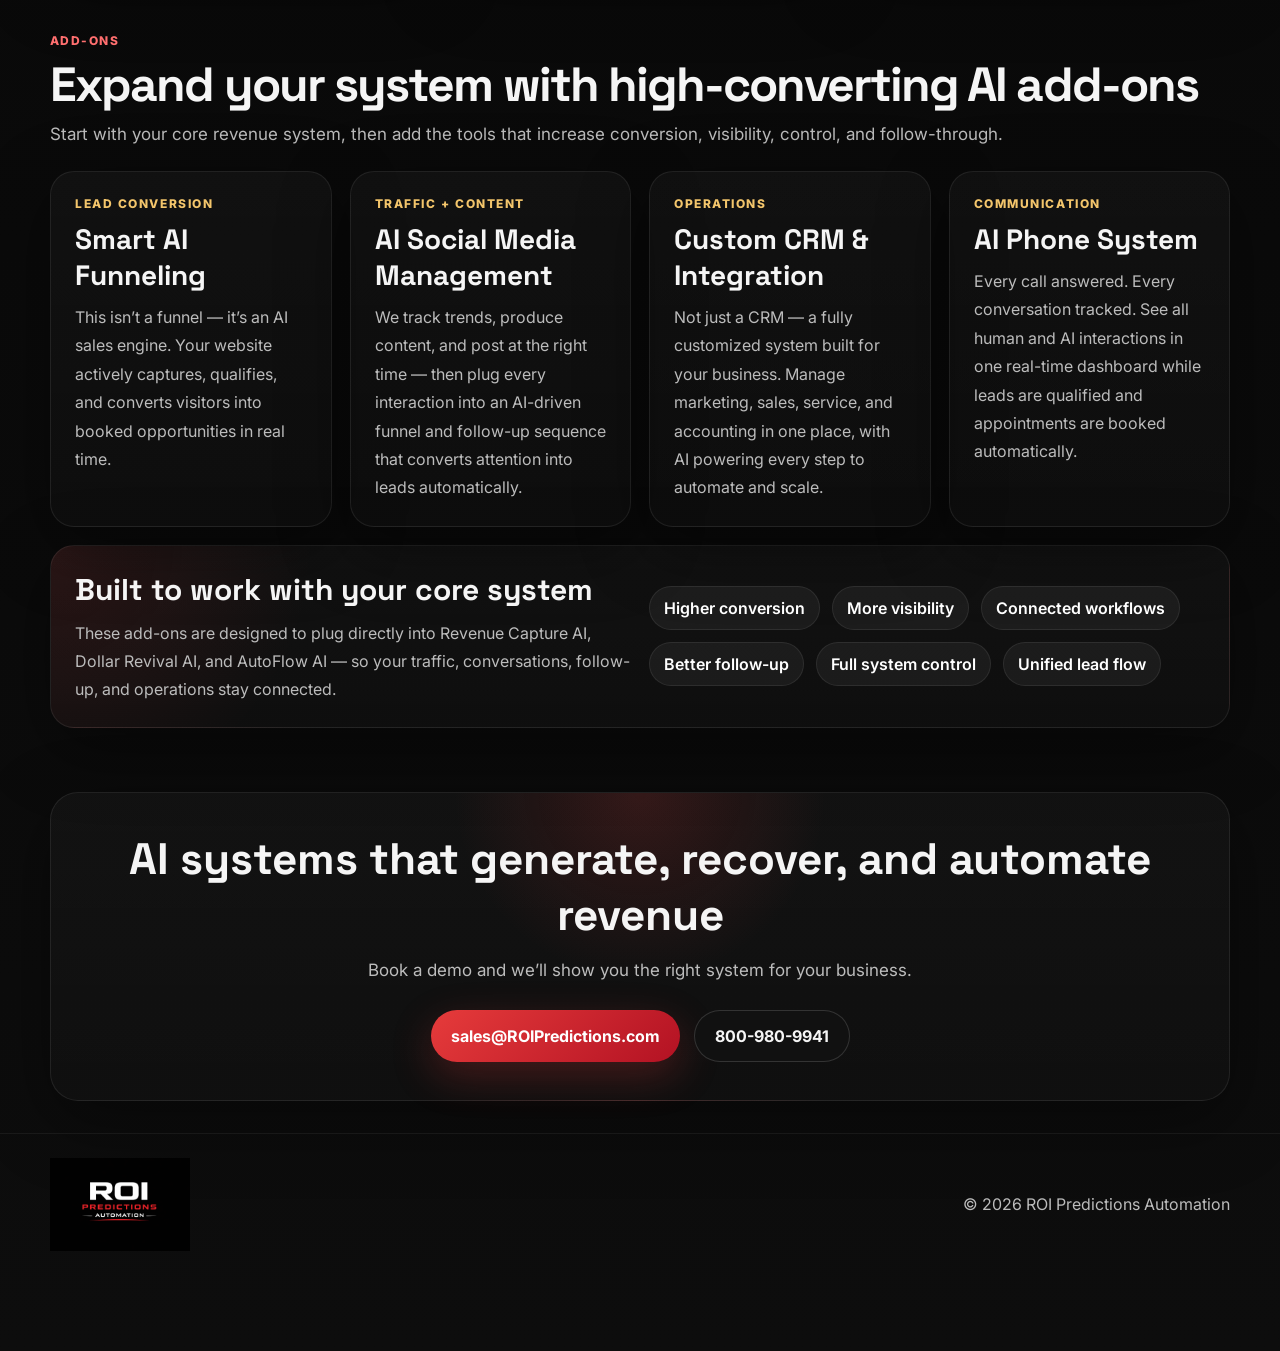
<file: index1.html>
<!DOCTYPE html>
<html lang="en">
<head>
  <meta charset="UTF-8" />
  <meta name="viewport" content="width=device-width, initial-scale=1.0" />
  <title>ROI Predictions Automation | AI Revenue Systems</title>
  <meta name="description" content="AI revenue systems that capture leads, recover lost revenue, and automate the work." />
  <link rel="preconnect" href="https://fonts.googleapis.com">
  <link rel="preconnect" href="https://fonts.gstatic.com" crossorigin>
  <link href="https://fonts.googleapis.com/css2?family=Inter:wght@400;500;600;700;800&family=Space+Grotesk:wght@500;700&display=swap" rel="stylesheet">
  <link rel="stylesheet" href="styles.css" />
</head>
<body>
  <header class="topbar">
    <div class="container nav-wrap">
      <a href="index.html" class="brand">
        <img src="roilogo.png" alt="ROI Predictions Automation logo" class="brand-logo" />
      </a>

      <button class="menu-btn" id="menuBtn" aria-label="Open menu" aria-expanded="false">☰</button>

      <nav class="nav" id="nav">
        <a href="#systems">Systems</a>
        <a href="#why-us">Why Us</a>
        <a href="#addons">Add-Ons</a>
        <a href="#hero-form">Book Demo</a>
        <a href="law-firms.html" class="nav-ghost">Law Firms</a>
      </nav>
    </div>
  </header>

  <main>
    <section class="hero" id="hero-form">
      <div class="container hero-grid hero-grid-swapped">
        <div class="hero-side hero-side-left">
          <div class="hero-side-card">
            <span class="card-kicker">The 3 Core Revenue Systems</span>
            <div class="mini-system-list">
              <div class="mini-system">
                <div class="mini-topline">CAPTURE</div>
                <h3>Revenue Capture AI</h3>
                <p>Turn inbound calls, chats, and messages into booked customers.</p>
              </div>
              <div class="mini-system">
                <div class="mini-topline">RECOVER</div>
                <h3>Dollar Revival AI</h3>
                <p>Wake up old leads and turn yesterday’s pipeline into today’s revenue.</p>
              </div>
              <div class="mini-system">
                <div class="mini-topline">AUTOMATE</div>
                <h3>AutoFlow AI</h3>
                <p>Cut manual work, update CRM, and run workflows without extra staff.</p>
              </div>
            </div>

            <div class="hero-feature-cards">
              <div class="hero-feature-card">
                <h4>24/7</h4>
                <p>AI voice, chat, SMS,<br>and email</p>
              </div>
              <div class="hero-feature-card">
                <h4>Fast</h4>
                <p>instant replies instead<br>of missed leads</p>
              </div>
              <div class="hero-feature-card">
                <h4>Smart</h4>
                <p>booking, notes,<br>payments, and CRM<br>updates</p>
              </div>
            </div>
          </div>
        </div>

        <div class="hero-form-panel">
          <div class="embed-shell hero-form-shell">
            <div style="max-width:520px;margin:0 auto;padding:10px 0 0;background:transparent;border-radius:14px;font-family:Arial, sans-serif;">
              <h2 style="color:#fff;margin-bottom:10px;font-size:32px;line-height:1.15;">
                Build Your AI Revenue System
              </h2>

              <p style="color:#aaa;font-size:15px;line-height:1.6;margin-bottom:25px;">
                Answer a few questions and we’ll show you exactly how to capture, recover, and automate your revenue.
              </p>

              <form onsubmit="event.preventDefault(); alert('Your request has been received. Our team will contact you shortly.'); this.reset();">
                <input type="text" placeholder="Full Name" required 
                  style="width:100%;padding:14px;margin-bottom:12px;background:#111;border:1px solid #222;color:#fff;border-radius:8px;" />

                <input type="email" placeholder="Business Email" required 
                  style="width:100%;padding:14px;margin-bottom:12px;background:#111;border:1px solid #222;color:#fff;border-radius:8px;" />

                <input type="tel" placeholder="Phone Number" required 
                  style="width:100%;padding:14px;margin-bottom:12px;background:#111;border:1px solid #222;color:#fff;border-radius:8px;" />

                <input type="text" placeholder="Company Name" 
                  style="width:100%;padding:14px;margin-bottom:12px;background:#111;border:1px solid #222;color:#fff;border-radius:8px;" />

                <select required 
                  style="width:100%;padding:14px;margin-bottom:12px;background:#111;border:1px solid #222;color:#fff;border-radius:8px;">
                  <option value="">What do you want to improve?</option>
                  <option>Capture More Leads</option>
                  <option>Recover Lost Revenue</option>
                  <option>Automate Operations</option>
                  <option>All of the above</option>
                </select>

                <select required 
                  style="width:100%;padding:14px;margin-bottom:12px;background:#111;border:1px solid #222;color:#fff;border-radius:8px;">
                  <option value="">Monthly revenue range</option>
                  <option>$0 - $10K</option>
                  <option>$10K - $50K</option>
                  <option>$50K - $100K</option>
                  <option>$100K+</option>
                </select>

                <textarea rows="3" placeholder="What’s your biggest bottleneck right now?"
                  style="width:100%;padding:14px;margin-bottom:15px;background:#111;border:1px solid #222;color:#fff;border-radius:8px;"></textarea>

                <button type="submit" 
                  style="width:100%;padding:16px;background:red;color:#fff;border:none;border-radius:8px;font-weight:bold;font-size:16px;cursor:pointer;transition:0.3s;">
                  Get My Custom AI Plan →
                </button>

                <p style="font-size:12px;color:#666;margin-top:12px;text-align:center;">
                  No spam. Just actionable insights to grow your revenue.
                </p>
              </form>
            </div>
          </div>
        </div>
      </div>
    </section>

    <section class="systems" id="systems">
      <div class="container">
        <div class="section-head">
          <p class="eyebrow">Solutions</p>
          <h2>3 core revenue systems built around real business pain</h2>
          <p class="section-text">Each system solves a different revenue problem. Together, they build a full AI revenue engine.</p>
        </div>

        <div class="systems-grid">
          <article class="system-card">
            <div class="system-topline">CAPTURE</div>
            <h3>Revenue Capture AI</h3>
            <p class="system-promise">Never miss another lead again.</p>
            <ul>
              <li>AI voice agent for inbound calls</li>
              <li>AI chat across website, SMS, and email</li>
              <li>Lead capture and qualification</li>
              <li>Appointment booking and order intake</li>
              <li>CRM notes, recordings, and auto-updates</li>
              <li>Payment link delivery during live conversations</li>
            </ul>
          </article>

          <article class="system-card featured">
            <div class="system-topline">RECOVER</div>
            <h3>Dollar Revival AI™</h3>
            <p class="system-promise">Turn yesterday’s leads into today’s dollars.</p>
            <ul>
              <li>AI outbound calls to old leads</li>
              <li>SMS and email follow-up campaigns</li>
              <li>Lead reactivation and warm-up</li>
              <li>Qualification before human handoff</li>
              <li>Appointment booking and CRM notes</li>
              <li>Optional pay-per-appointment layer</li>
            </ul>
          </article>

          <article class="system-card">
            <div class="system-topline">AUTOMATE</div>
            <h3>AutoFlow AI</h3>
            <p class="system-promise">Eliminate manual work. Scale without hiring.</p>
            <ul>
              <li>CRM automation and status updates</li>
              <li>Task routing and workflow logic</li>
              <li>Payment and reminder flows</li>
              <li>Cross-system integrations</li>
              <li>Notification triggers and follow-ups</li>
              <li>Internal operational automation</li>
            </ul>
          </article>
        </div>
      </div>
    </section>

    
    <section class="addons" id="addons">
      <div class="container">
        <div class="section-head">
          <p class="eyebrow">Add-ons</p>
          <h2>Expand your system with high-converting AI add-ons</h2>
          <p class="section-text">
            Start with your core revenue system, then add the tools that increase conversion,
            visibility, control, and follow-through.
          </p>
        </div>

        <div class="addons-grid">
          <article class="addon-card">
            <div class="addon-topline">Lead Conversion</div>
            <h3>Smart AI Funneling</h3>
            <p>
              This isn’t a funnel — it’s an AI sales engine. Your website actively captures,
              qualifies, and converts visitors into booked opportunities in real time.
            </p>
          </article>

          <article class="addon-card">
            <div class="addon-topline">Traffic + Content</div>
            <h3>AI Social Media Management</h3>
            <p>
              We track trends, produce content, and post at the right time — then plug every interaction
              into an AI-driven funnel and follow-up sequence that converts attention into leads automatically.
            </p>
          </article>

          <article class="addon-card">
            <div class="addon-topline">Operations</div>
            <h3>Custom CRM &amp; Integration</h3>
            <p>
              Not just a CRM — a fully customized system built for your business. Manage marketing,
              sales, service, and accounting in one place, with AI powering every step to automate and scale.
            </p>
          </article>

          <article class="addon-card">
            <div class="addon-topline">Communication</div>
            <h3>AI Phone System</h3>
            <p>
              Every call answered. Every conversation tracked. See all human and AI interactions
              in one real-time dashboard while leads are qualified and appointments are booked automatically.
            </p>
          </article>
        </div>

        <div class="addons-band">
          <div class="addons-band-copy">
            <h3>Built to work with your core system</h3>
            <p>
              These add-ons are designed to plug directly into Revenue Capture AI, Dollar Revival AI,
              and AutoFlow AI — so your traffic, conversations, follow-up, and operations stay connected.
            </p>
          </div>
          <div class="addons-tags">
            <span>Higher conversion</span>
            <span>More visibility</span>
            <span>Connected workflows</span>
            <span>Better follow-up</span>
            <span>Full system control</span>
            <span>Unified lead flow</span>
          </div>
        </div>
      </div>
    </section>

    <section class="cta-section">

      <div class="container cta-wrap">
        <h2>AI systems that generate, recover, and automate revenue</h2>
        <p>Book a demo and we’ll show you the right system for your business.</p>
        <div class="cta-actions">
          <a href="mailto:sales@ROIPredictions.com" class="btn btn-primary">sales@ROIPredictions.com</a>
          <a href="tel:8009809941" class="btn btn-secondary">800-980-9941</a>
        </div>
      </div>
    </section>
  </main>

  <footer class="footer">
    <div class="container footer-wrap">
      <img src="roilogo.png" alt="ROI Predictions Automation logo" class="footer-logo" />
      <p>© <span class="year"></span> ROI Predictions Automation</p>
    </div>
  </footer>

  <button class="chat-toggle" id="chatToggle" aria-label="Open chat assistant">
    <span>Chat</span>
  </button>

  <div class="chat-widget" id="chatWidget" aria-hidden="true">
    <div class="chat-widget-head">
      <div>
        <strong>ROI Assistant</strong>
        <small>Ask about our services</small>
      </div>
      <button class="chat-close" id="chatClose" aria-label="Close chat">×</button>
    </div>

    <div class="chat-widget-body" id="chatBody">
      <div class="message bot">Hi! I can answer questions about Revenue Capture AI, Dollar Revival AI, AutoFlow AI, CRM integrations, and booking a demo.</div>
    </div>

    <div class="chat-suggestions">
      <button class="suggestion" data-question="What is Revenue Capture AI?">Revenue Capture AI</button>
      <button class="suggestion" data-question="How does Dollar Revival AI work?">Dollar Revival AI</button>
      <button class="suggestion" data-question="Do you work with my CRM?">CRM integrations</button>
    </div>

    <form class="chat-input-wrap" id="chatForm">
      <input type="text" id="chatInput" placeholder="Ask a question..." autocomplete="off" />
      <button type="submit">Send</button>
    </form>
  </div>

  <script src="script.js"></script>
</body>
</html>
</file>
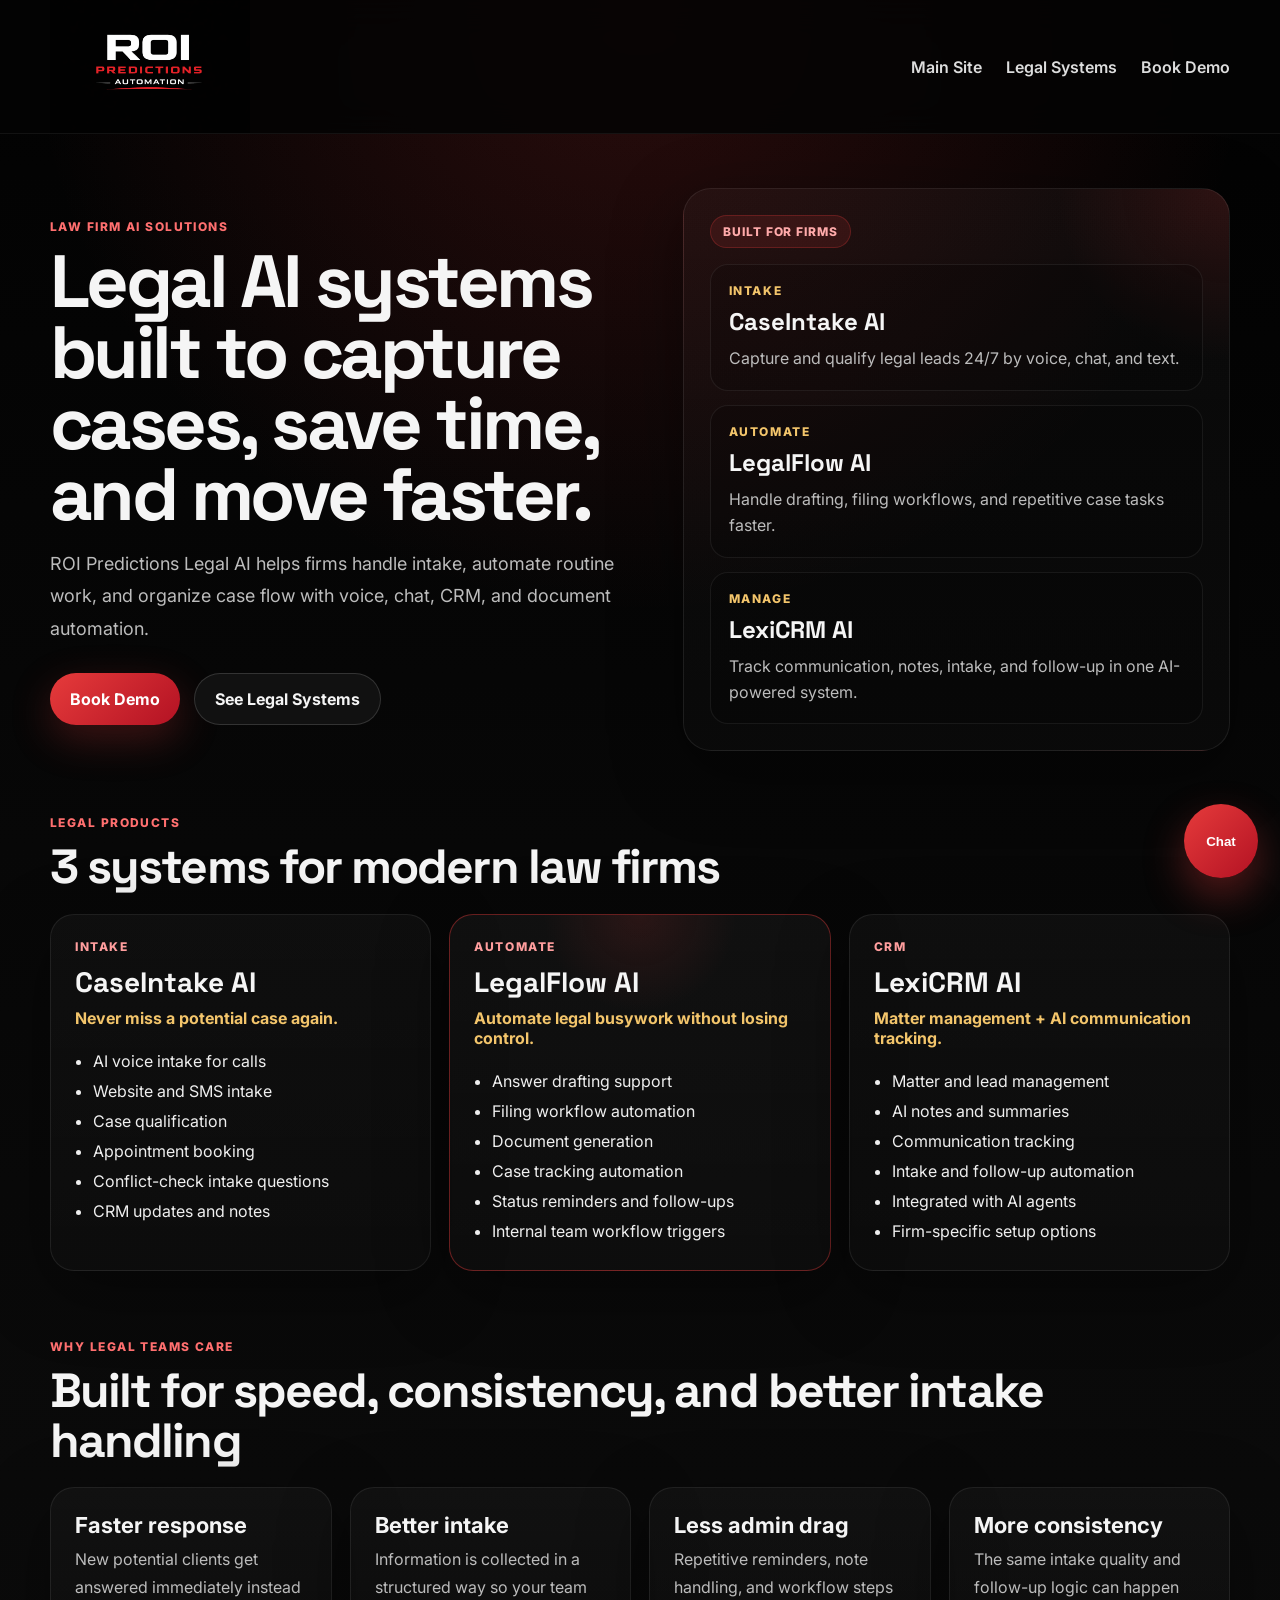
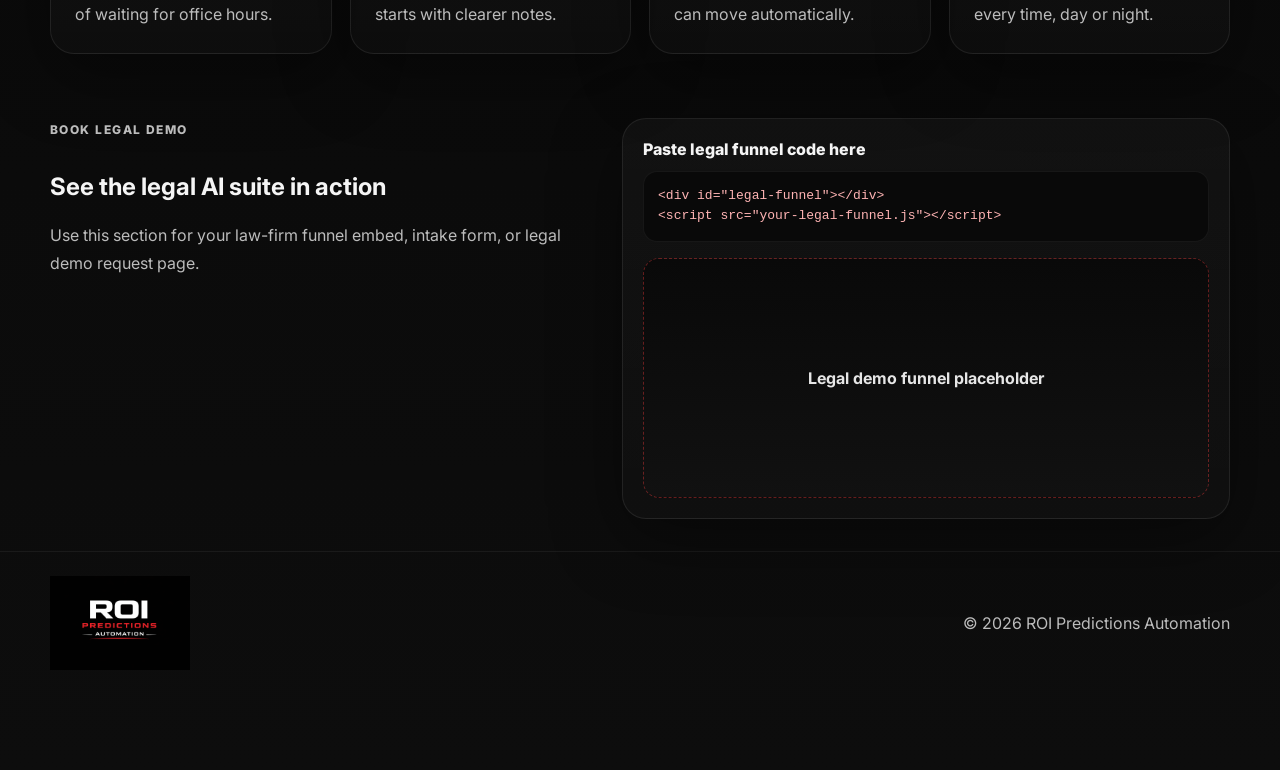
<file: law-firms.html>
<!DOCTYPE html>
<html lang="en">
<head>
  <meta charset="UTF-8" />
  <meta name="viewport" content="width=device-width, initial-scale=1.0" />
  <title>ROI Predictions Legal AI | Law Firm Solutions</title>
  <meta name="description" content="Legal AI solutions for case intake, document automation, and AI-powered CRM workflows." />
  <link rel="preconnect" href="https://fonts.googleapis.com">
  <link rel="preconnect" href="https://fonts.gstatic.com" crossorigin>
  <link href="https://fonts.googleapis.com/css2?family=Inter:wght@400;500;600;700;800&family=Space+Grotesk:wght@500;700&display=swap" rel="stylesheet">
  <link rel="stylesheet" href="styles.css" />
</head>
<body>
  <header class="topbar">
    <div class="container nav-wrap">
      <a href="index.html" class="brand">
        <img src="roilogo.png" alt="ROI Predictions Automation logo" class="brand-logo" />
      </a>

      <button class="menu-btn" id="menuBtn" aria-label="Open menu" aria-expanded="false">☰</button>

      <nav class="nav" id="nav">
        <a href="index.html">Main Site</a>
        <a href="#legal-systems">Legal Systems</a>
        <a href="#legal-funnel">Book Demo</a>
      </nav>
    </div>
  </header>

  <main>
    <section class="hero legal-hero">
      <div class="container hero-grid">
        <div class="hero-copy">
          <p class="eyebrow">Law Firm AI Solutions</p>
          <h1>Legal AI systems built to capture cases, save time, and move faster.</h1>
          <p class="hero-text">
            ROI Predictions Legal AI helps firms handle intake, automate routine work,
            and organize case flow with voice, chat, CRM, and document automation.
          </p>
          <div class="hero-actions">
            <a href="#legal-funnel" class="btn btn-primary">Book Demo</a>
            <a href="#legal-systems" class="btn btn-secondary">See Legal Systems</a>
          </div>
        </div>

        <div class="hero-side">
          <div class="hero-side-card">
            <span class="card-kicker">Built for firms</span>
            <div class="mini-system-list">
              <div class="mini-system">
                <div class="mini-topline">INTAKE</div>
                <h3>CaseIntake AI</h3>
                <p>Capture and qualify legal leads 24/7 by voice, chat, and text.</p>
              </div>
              <div class="mini-system">
                <div class="mini-topline">AUTOMATE</div>
                <h3>LegalFlow AI</h3>
                <p>Handle drafting, filing workflows, and repetitive case tasks faster.</p>
              </div>
              <div class="mini-system">
                <div class="mini-topline">MANAGE</div>
                <h3>LexiCRM AI</h3>
                <p>Track communication, notes, intake, and follow-up in one AI-powered system.</p>
              </div>
            </div>
          </div>
        </div>
      </div>
    </section>

    <section class="systems" id="legal-systems">
      <div class="container">
        <div class="section-head">
          <p class="eyebrow">Legal products</p>
          <h2>3 systems for modern law firms</h2>
        </div>

        <div class="systems-grid">
          <article class="system-card">
            <div class="system-topline">INTAKE</div>
            <h3>CaseIntake AI</h3>
            <p class="system-promise">Never miss a potential case again.</p>
            <ul>
              <li>AI voice intake for calls</li>
              <li>Website and SMS intake</li>
              <li>Case qualification</li>
              <li>Appointment booking</li>
              <li>Conflict-check intake questions</li>
              <li>CRM updates and notes</li>
            </ul>
          </article>

          <article class="system-card featured">
            <div class="system-topline">AUTOMATE</div>
            <h3>LegalFlow AI</h3>
            <p class="system-promise">Automate legal busywork without losing control.</p>
            <ul>
              <li>Answer drafting support</li>
              <li>Filing workflow automation</li>
              <li>Document generation</li>
              <li>Case tracking automation</li>
              <li>Status reminders and follow-ups</li>
              <li>Internal team workflow triggers</li>
            </ul>
          </article>

          <article class="system-card">
            <div class="system-topline">CRM</div>
            <h3>LexiCRM AI</h3>
            <p class="system-promise">Matter management + AI communication tracking.</p>
            <ul>
              <li>Matter and lead management</li>
              <li>AI notes and summaries</li>
              <li>Communication tracking</li>
              <li>Intake and follow-up automation</li>
              <li>Integrated with AI agents</li>
              <li>Firm-specific setup options</li>
            </ul>
          </article>
        </div>
      </div>
    </section>

    <section class="why-us">
      <div class="container">
        <div class="section-head">
          <p class="eyebrow">Why legal teams care</p>
          <h2>Built for speed, consistency, and better intake handling</h2>
        </div>
        <div class="highlights-grid">
          <div class="highlight-card">
            <h3>Faster response</h3>
            <p>New potential clients get answered immediately instead of waiting for office hours.</p>
          </div>
          <div class="highlight-card">
            <h3>Better intake</h3>
            <p>Information is collected in a structured way so your team starts with clearer notes.</p>
          </div>
          <div class="highlight-card">
            <h3>Less admin drag</h3>
            <p>Repetitive reminders, note handling, and workflow steps can move automatically.</p>
          </div>
          <div class="highlight-card">
            <h3>More consistency</h3>
            <p>The same intake quality and follow-up logic can happen every time, day or night.</p>
          </div>
        </div>
      </div>
    </section>

    <section class="funnel" id="legal-funnel">
      <div class="container funnel-grid">
        <div class="funnel-copy">
          <p class="eyebrow">Book Legal Demo</p>
          <h2>See the legal AI suite in action</h2>
          <p>Use this section for your law-firm funnel embed, intake form, or legal demo request page.</p>
        </div>

        <div class="embed-shell">
          <div class="embed-header">Paste legal funnel code here</div>
          <pre class="embed-code">&lt;div id="legal-funnel"&gt;&lt;/div&gt;
&lt;script src="your-legal-funnel.js"&gt;&lt;/script&gt;</pre>
          <div class="embed-box">Legal demo funnel placeholder</div>
        </div>
      </div>
    </section>
  </main>

  <footer class="footer">
    <div class="container footer-wrap">
      <img src="roilogo.png" alt="ROI Predictions Automation logo" class="footer-logo" />
      <p>© <span class="year"></span> ROI Predictions Automation</p>
    </div>
  </footer>

  <button class="chat-toggle" id="chatToggle" aria-label="Open chat assistant">
    <span>Chat</span>
  </button>

  <div class="chat-widget" id="chatWidget" aria-hidden="true">
    <div class="chat-widget-head">
      <div>
        <strong>ROI Assistant</strong>
        <small>Ask about legal solutions</small>
      </div>
      <button class="chat-close" id="chatClose" aria-label="Close chat">×</button>
    </div>

    <div class="chat-widget-body" id="chatBody">
      <div class="message bot">Hi! I can answer questions about CaseIntake AI, LegalFlow AI, LexiCRM AI, and booking a legal demo.</div>
    </div>

    <div class="chat-suggestions">
      <button class="suggestion" data-question="What is CaseIntake AI?">CaseIntake AI</button>
      <button class="suggestion" data-question="What is LegalFlow AI?">LegalFlow AI</button>
      <button class="suggestion" data-question="How do I book a demo?">Book a demo</button>
    </div>

    <form class="chat-input-wrap" id="chatForm">
      <input type="text" id="chatInput" placeholder="Ask a question..." autocomplete="off" />
      <button type="submit">Send</button>
    </form>
  </div>

  <script src="script.js"></script>
</body>
</html>
</file>
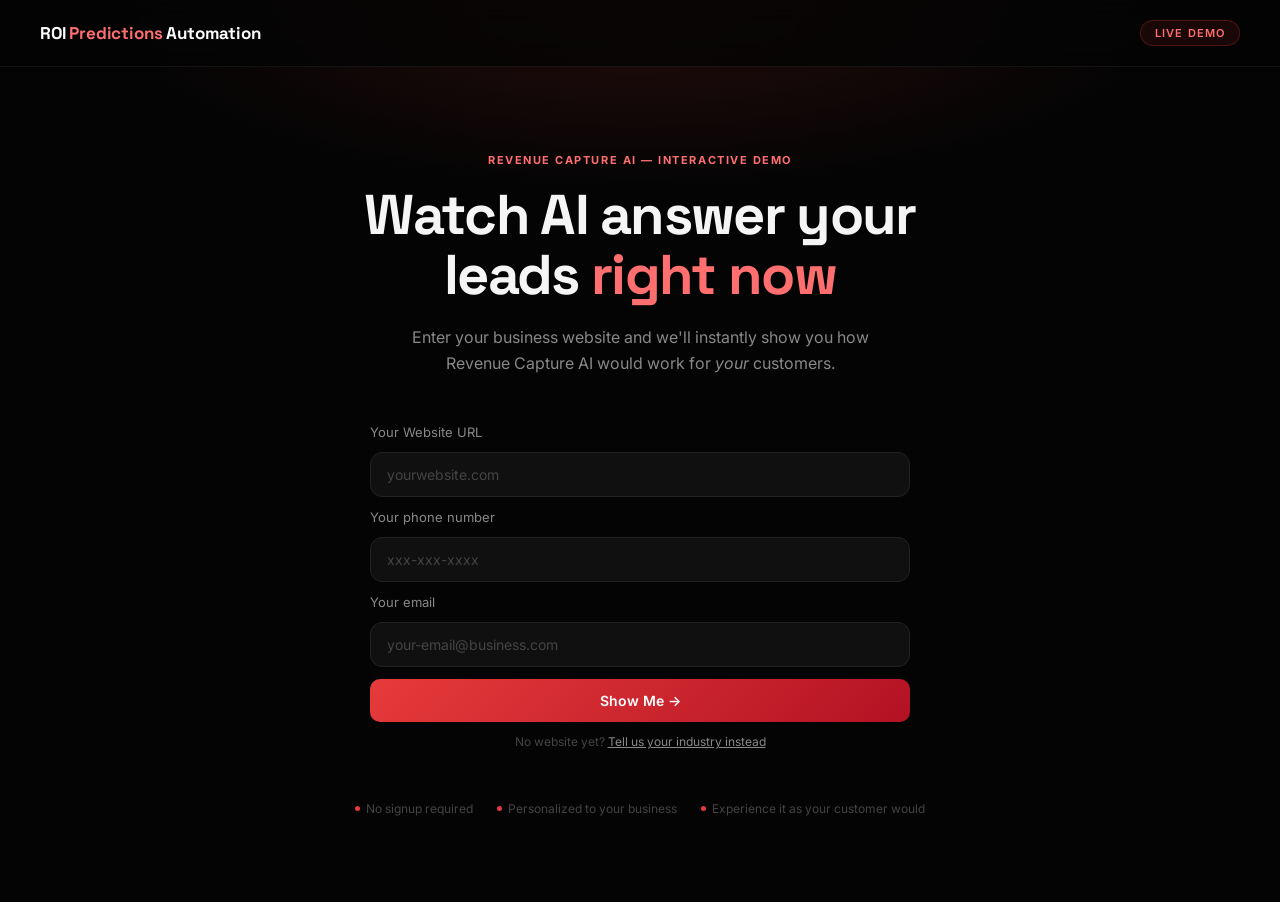
<file: revenue-capture-demo.html>
﻿<!DOCTYPE html>
<html lang="en">
<head>
  <meta charset="UTF-8"/>
  <meta name="viewport" content="width=device-width, initial-scale=1.0"/>
  <title>Revenue Capture AI — Live Demo | ROI Predictions Automation</title>
  <link rel="preconnect" href="https://fonts.googleapis.com">
  <link href="https://fonts.googleapis.com/css2?family=Space+Grotesk:wght@500;600;700&family=Inter:wght@400;500;600&display=swap" rel="stylesheet">
  <style>
    :root {
      --bg: #040404;
      --card: #101010;
      --card2: #151515;
      --text: #f5f5f5;
      --muted: #888;
      --line: #222;
      --red: #e63b3b;
      --red2: #ff6f6f;
      --gold: #f3c56b;
    }
    *, *::before, *::after { box-sizing: border-box; margin: 0; padding: 0; }
    html { scroll-behavior: smooth; }
    body {
      font-family: 'Inter', sans-serif;
      background: var(--bg);
      color: var(--text);
      min-height: 100vh;
    }

    /* PAGE BG */
    #standalone-page {
      min-height: 100vh;
      background:
        radial-gradient(ellipse 70% 35% at 50% 0%, rgba(230,59,59,0.15), transparent 60%),
        var(--bg);
    }

    /* ── TOP BAR ── */
    .top-bar {
      display: flex; align-items: center; justify-content: space-between;
      padding: 20px 40px;
      border-bottom: 1px solid rgba(255,255,255,0.06);
      backdrop-filter: blur(12px);
      background: rgba(4,4,4,0.8);
      position: sticky; top: 0; z-index: 100;
    }
    .logo-text {
      font-family: 'Space Grotesk', sans-serif;
      font-weight: 700; font-size: 17px; letter-spacing: -0.01em; color: #fff;
    }
    .logo-text span { color: var(--red2); }
    .demo-badge {
      font-size: 11px; font-weight: 600; letter-spacing: 0.1em;
      text-transform: uppercase; padding: 5px 14px; border-radius: 999px;
      background: rgba(230,59,59,0.1); border: 1px solid rgba(230,59,59,0.25);
      color: var(--red2);
    }

    /* ── ENTRY SCREEN ── */
    #entry-screen {
      display: flex; flex-direction: column; align-items: center; justify-content: center;
      min-height: calc(100vh - 65px); padding: 60px 20px; text-align: center;
    }
    .entry-eyebrow {
      font-size: 11px; font-weight: 700; letter-spacing: 0.14em;
      text-transform: uppercase; color: var(--red2); margin-bottom: 18px;
    }
    .entry-h1 {
      font-family: 'Space Grotesk', sans-serif;
      font-size: clamp(30px, 5vw, 56px); font-weight: 700;
      line-height: 1.08; letter-spacing: -0.03em;
      max-width: 680px; margin: 0 auto 18px;
    }
    .entry-h1 em { color: var(--red2); font-style: normal; }
    .entry-sub {
      font-size: 16px; color: var(--muted); max-width: 490px;
      margin: 0 auto 48px; line-height: 1.65;
    }

    .url-form { width: 100%; max-width: 540px; display: flex; flex-direction: column; gap: 12px; }
    .url-input-wrap {
      display: flex; align-items: center;
      background: var(--card); border: 1px solid var(--line);
      border-radius: 14px; padding: 6px 6px 6px 18px;
      transition: border-color 0.2s; gap: 10px;
    }
    .url-input-wrap:focus-within { border-color: rgba(230,59,59,0.5); }
    .url-icon { color: var(--muted); font-size: 16px; flex-shrink: 0; }
    .url-input {
      flex: 1; background: transparent; border: none; outline: none;
      color: var(--text); font-size: 15px; font-family: 'Inter', sans-serif;
      padding: 10px 0;
    }
    .url-input::placeholder { color: #444; }
    .url-btn {
      background: linear-gradient(135deg, var(--red), #b31223);
      color: #fff; border: none; border-radius: 10px;
      padding: 13px 22px; font-size: 14px; font-weight: 600;
      cursor: pointer; white-space: nowrap;
      transition: opacity 0.2s, transform 0.15s;
      font-family: 'Inter', sans-serif;
    }
    .url-btn:hover { opacity: 0.9; transform: translateY(-1px); }
    .url-btn:disabled { opacity: 0.5; cursor: not-allowed; transform: none; }
    .url-fallback { font-size: 12px; color: #444; text-align: center; }
    .url-fallback a { color: var(--muted); text-decoration: underline; cursor: pointer; }

    #industry-fallback {
      display: none; flex-direction: column; gap: 10px;
      width: 100%; max-width: 540px;
    }
    .fi-label { font-size: 13px; color: var(--muted); text-align: left; }
    .fi-input, .fi-select {
      background: var(--card); border: 1px solid var(--line);
      color: var(--text); font-size: 14px; font-family: 'Inter', sans-serif;
      padding: 13px 16px; border-radius: 12px; outline: none; width: 100%;
    }
    .fi-input::placeholder { color: #444; }
    .fi-input:focus, .fi-select:focus { border-color: rgba(230,59,59,0.4); }
    .fi-btn {
      background: linear-gradient(135deg, var(--red), #b31223);
      color: #fff; border: none; border-radius: 10px;
      padding: 13px; font-size: 14px; font-weight: 600;
      cursor: pointer; font-family: 'Inter', sans-serif; transition: opacity 0.2s;
    }
    .fi-btn:hover { opacity: 0.9; }

    .trust-row {
      display: flex; align-items: center; gap: 24px;
      margin-top: 52px; flex-wrap: wrap; justify-content: center;
    }
    .trust-item { font-size: 12px; color: #444; display: flex; align-items: center; gap: 6px; }
    .trust-dot { width: 5px; height: 5px; border-radius: 50%; background: var(--red); }

    /* ── ANALYZING ── */
    #analyzing-screen {
      display: none; flex-direction: column; align-items: center; justify-content: center;
      min-height: calc(100vh - 65px); padding: 60px 20px; text-align: center;
    }
    .spin-ring {
      width: 64px; height: 64px; border: 2px solid var(--line);
      border-top-color: var(--red); border-radius: 50%;
      animation: spin 0.9s linear infinite; margin-bottom: 28px;
    }
    @keyframes spin { to { transform: rotate(360deg); } }
    .analyzing-h { font-family: 'Space Grotesk', sans-serif; font-size: 22px; font-weight: 600; margin-bottom: 8px; }
    .a-steps { display: flex; flex-direction: column; gap: 9px; margin-top: 24px; max-width: 320px; }
    .a-step {
      display: flex; align-items: center; gap: 12px;
      font-size: 13px; color: var(--muted);
      padding: 10px 15px; border-radius: 10px;
      background: var(--card); border: 1px solid var(--line);
      transition: all 0.35s;
    }
    .a-step.active { color: var(--text); border-color: rgba(230,59,59,0.4); background: rgba(230,59,59,0.06); }
    .a-step.done { color: #4ade80; border-color: rgba(74,222,128,0.2); }

    /* ── CHAT SCREEN ── */
    #chat-screen {
      display: none; flex-direction: column;
      height: calc(100vh - 65px);
    }
    .chat-header {
      display: flex; align-items: center; justify-content: space-between;
      padding: 14px 28px; border-bottom: 1px solid var(--line);
      background: var(--card); flex-shrink: 0; gap: 12px; flex-wrap: wrap;
    }
    .chat-agent-info { display: flex; align-items: center; gap: 12px; }
    .agent-avatar {
      width: 38px; height: 38px; border-radius: 50%;
      background: linear-gradient(135deg, var(--red), #7a0f0f);
      display: flex; align-items: center; justify-content: center;
      font-size: 17px; flex-shrink: 0;
    }
    .agent-name { font-weight: 600; font-size: 14px; }
    .agent-biz { font-size: 11px; color: var(--muted); }
    .live-pill {
      display: flex; align-items: center; gap: 5px;
      font-size: 11px; color: #4ade80;
    }
    .live-dot {
      width: 7px; height: 7px; border-radius: 50%;
      background: #4ade80; animation: pulse 2s infinite;
    }
    @keyframes pulse { 0%,100%{opacity:1} 50%{opacity:0.4} }
    .context-pill {
      font-size: 11px; color: var(--muted);
      background: rgba(255,255,255,0.04); border: 1px solid var(--line);
      border-radius: 999px; padding: 5px 13px;
    }
    .context-pill span { color: var(--red2); font-weight: 600; }

    .chat-body {
      flex: 1; overflow-y: auto; padding: 22px 28px;
      display: flex; flex-direction: column; gap: 14px; scroll-behavior: smooth;
    }
    .chat-body::-webkit-scrollbar { width: 4px; }
    .chat-body::-webkit-scrollbar-thumb { background: var(--line); border-radius: 4px; }

    .msg { display: flex; gap: 10px; max-width: 70%; animation: msgIn 0.22s ease; }
    @keyframes msgIn { from { opacity:0; transform:translateY(8px); } to { opacity:1; transform:none; } }
    .msg.bot { align-self: flex-start; }
    .msg.user { align-self: flex-end; flex-direction: row-reverse; }
    .msg-av {
      width: 30px; height: 30px; border-radius: 50%;
      display: flex; align-items: center; justify-content: center;
      font-size: 13px; flex-shrink: 0; margin-top: 2px;
    }
    .msg.bot .msg-av { background: linear-gradient(135deg, var(--red), #7a0f0f); }
    .msg.user .msg-av { background: #1a1a1a; border: 1px solid var(--line); }
    .msg-bubble {
      padding: 10px 14px; border-radius: 14px; font-size: 14px; line-height: 1.6;
    }
    .msg.bot .msg-bubble {
      background: var(--card2); border: 1px solid var(--line);
      border-bottom-left-radius: 4px;
    }
    .msg.user .msg-bubble {
      background: linear-gradient(135deg, var(--red), #b31223);
      border-bottom-right-radius: 4px; color: #fff;
    }

    .typing-wrap { display: flex; gap: 10px; align-self: flex-start; animation: msgIn 0.22s ease; }
    .typing-bubble {
      padding: 12px 15px; border-radius: 14px; border-bottom-left-radius: 4px;
      background: var(--card2); border: 1px solid var(--line);
      display: flex; gap: 5px; align-items: center;
    }
    .t-dot {
      width: 7px; height: 7px; border-radius: 50%; background: var(--muted);
      animation: bounce 1.2s infinite;
    }
    .t-dot:nth-child(2) { animation-delay: 0.2s; }
    .t-dot:nth-child(3) { animation-delay: 0.4s; }
    @keyframes bounce { 0%,60%,100%{transform:translateY(0)} 30%{transform:translateY(-5px)} }

    .cta-banner {
      margin: 4px 0; padding: 14px 18px;
      background: rgba(230,59,59,0.07); border: 1px solid rgba(230,59,59,0.22);
      border-radius: 12px; display: flex; align-items: center;
      justify-content: space-between; gap: 12px; animation: msgIn 0.3s ease;
      align-self: stretch;
    }
    .cta-text { font-size: 13px; color: var(--text); line-height: 1.4; }
    .cta-text strong { color: var(--red2); }
    .cta-btn {
      white-space: nowrap; flex-shrink: 0;
      background: linear-gradient(135deg, var(--red), #b31223);
      color: #fff; border: none; border-radius: 8px;
      padding: 9px 16px; font-size: 12px; font-weight: 600;
      cursor: pointer; font-family: 'Inter', sans-serif; transition: opacity 0.2s;
    }
    .cta-btn:hover { opacity: 0.88; }

    .chat-footer {
      padding: 14px 28px 18px; border-top: 1px solid var(--line);
      background: var(--card); flex-shrink: 0;
    }
    .quick-replies { display: flex; gap: 8px; flex-wrap: wrap; margin-bottom: 11px; }
    .qr {
      font-size: 12px; font-family: 'Inter', sans-serif; color: var(--muted);
      background: var(--card2); border: 1px solid var(--line);
      border-radius: 999px; padding: 6px 13px; cursor: pointer; transition: all 0.15s;
    }
    .qr:hover { color: var(--text); border-color: rgba(230,59,59,0.4); }
    .input-row { display: flex; gap: 10px; align-items: flex-end; }
    .chat-input {
      flex: 1; background: var(--card2); border: 1px solid var(--line);
      border-radius: 12px; color: var(--text); font-size: 14px;
      font-family: 'Inter', sans-serif; padding: 12px 15px; outline: none;
      transition: border-color 0.2s; resize: none;
    }
    .chat-input::placeholder { color: #3a3a3a; }
    .chat-input:focus { border-color: rgba(230,59,59,0.35); }
    .send-btn {
      background: linear-gradient(135deg, var(--red), #b31223);
      border: none; border-radius: 12px; color: #fff;
      width: 44px; height: 44px; font-size: 17px;
      cursor: pointer; display: flex; align-items: center; justify-content: center;
      transition: opacity 0.2s, transform 0.15s; flex-shrink: 0;
    }
    .send-btn:hover { opacity: 0.88; transform: scale(1.05); }
    .send-btn:disabled { opacity: 0.4; cursor: not-allowed; transform: none; }
    .demo-note { font-size: 11px; color: #2c2c2c; text-align: center; margin-top: 9px; }

    /* ── FLOATING WIDGET ── */
    #widget-wrap {
        display: none;
      position: fixed; bottom: 24px; right: 24px;
      z-index: 9999; font-family: 'Inter', sans-serif;
    }
    #w-toggle {
      width: 54px; height: 54px; border-radius: 50%;
      background: linear-gradient(135deg, var(--red), #b31223);
      border: none; cursor: pointer; color: #fff; font-size: 22px;
      box-shadow: 0 8px 32px rgba(230,59,59,0.45);
      display: flex; align-items: center; justify-content: center;
      transition: transform 0.2s;
    }
    #w-toggle:hover { transform: scale(1.08); }
    #w-panel {
      position: absolute; bottom: 66px; right: 0;
      width: 350px; height: 510px;
      background: var(--bg); border: 1px solid var(--line);
      border-radius: 18px; box-shadow: 0 24px 80px rgba(0,0,0,0.75);
      display: none; flex-direction: column; overflow: hidden;
      animation: wOpen 0.22s ease;
    }
    @keyframes wOpen { from{opacity:0;transform:scale(0.93) translateY(10px)} to{opacity:1;transform:none} }
    #w-panel.open { display: flex; }

    .w-head {
      display: flex; align-items: center; justify-content: space-between;
      padding: 13px 15px;
      background: linear-gradient(135deg, #180404, #0d0d0d);
      border-bottom: 1px solid var(--line);
    }
    .w-agent { display: flex; align-items: center; gap: 9px; }
    .w-av {
      width: 33px; height: 33px; border-radius: 50%;
      background: linear-gradient(135deg, var(--red), #7a0f0f);
      display: flex; align-items: center; justify-content: center; font-size: 14px;
    }
    .w-name { font-weight: 600; font-size: 13px; }
    .w-status { font-size: 11px; color: #4ade80; display: flex; align-items: center; gap: 4px; }
    .w-close { background: none; border: none; color: var(--muted); font-size: 18px; cursor: pointer; padding: 2px 6px; }
    .w-close:hover { color: var(--text); }

    .w-entry { display: flex; flex-direction: column; gap: 9px; padding: 18px 16px; }
    .w-entry p { font-size: 14px; color: var(--text); line-height: 1.5; }
    .w-label { font-size: 11px; color: var(--muted); }
    .w-url {
      background: var(--card); border: 1px solid var(--line);
      color: var(--text); font-size: 13px; font-family: 'Inter', sans-serif;
      padding: 10px 13px; border-radius: 10px; outline: none; width: 100%;
    }
    .w-url::placeholder { color: #3a3a3a; }
    .w-url:focus { border-color: rgba(230,59,59,0.4); }
    .w-start {
      background: linear-gradient(135deg, var(--red), #b31223);
      color: #fff; border: none; border-radius: 10px;
      padding: 11px; font-size: 13px; font-weight: 600;
      cursor: pointer; font-family: 'Inter', sans-serif; transition: opacity 0.2s;
    }
    .w-start:hover { opacity: 0.88; }
    .w-hint { font-size: 11px; color: #2e2e2e; text-align: center; }

    .w-body { flex: 1; overflow-y: auto; padding: 13px; display: flex; flex-direction: column; gap: 10px; scroll-behavior: smooth; }
    .w-body::-webkit-scrollbar { width: 3px; }
    .w-body::-webkit-scrollbar-thumb { background: var(--line); }
    .wm { display: flex; gap: 7px; max-width: 88%; animation: msgIn 0.2s ease; }
    .wm.bot { align-self: flex-start; }
    .wm.user { align-self: flex-end; flex-direction: row-reverse; }
    .wb { padding: 9px 12px; border-radius: 11px; font-size: 13px; line-height: 1.55; }
    .wm.bot .wb { background: var(--card2); border: 1px solid var(--line); border-bottom-left-radius: 3px; }
    .wm.user .wb { background: linear-gradient(135deg, var(--red), #b31223); color: #fff; border-bottom-right-radius: 3px; }

    .w-footer { padding: 9px 11px; border-top: 1px solid var(--line); display: flex; gap: 7px; }
    .w-input {
      flex: 1; background: var(--card2); border: 1px solid var(--line);
      color: var(--text); font-size: 13px; font-family: 'Inter', sans-serif;
      padding: 9px 12px; border-radius: 10px; outline: none;
    }
    .w-input::placeholder { color: #3a3a3a; }
    .w-input:focus { border-color: rgba(230,59,59,0.3); }
    .w-send {
      background: linear-gradient(135deg, var(--red), #b31223);
      border: none; border-radius: 10px; color: #fff;
      width: 36px; height: 36px; font-size: 14px;
      cursor: pointer; display: flex; align-items: center; justify-content: center;
      transition: opacity 0.2s; flex-shrink: 0;
    }
    .w-send:hover { opacity: 0.88; }
    .w-send:disabled { opacity: 0.4; cursor: not-allowed; }

    @media (max-width: 600px) {
      .top-bar { padding: 15px 18px; }
      .chat-body, .chat-footer { padding-left: 16px; padding-right: 16px; }
      .msg { max-width: 88%; }
      #w-panel { width: calc(100vw - 32px); right: -10px; }
    }
  </style>
</head>
<body>

<div id="standalone-page">
  <header class="top-bar">
    <div class="logo-text">ROI <span>Predictions</span> Automation</div>
    <div class="demo-badge">Live Demo</div>
  </header>

  <!-- ENTRY -->
  <div id="entry-screen">
      <p class="entry-eyebrow">Revenue Capture AI — Interactive Demo</p>
      <h1 class="entry-h1">Watch AI answer your leads <em>right now</em></h1>
      <p class="entry-sub">Enter your business website and we'll instantly show you how Revenue Capture AI would work for <em>your</em> customers.</p>

      <!--<div class="url-form">
        <div class="url-input-wrap">
            <span class="url-icon">🌐</span>

            <input class="url-input"
                   id="urlInput"
                   type="text"
                   placeholder="yourwebsite.com"
                   autocomplete="off"
                   spellcheck="false"
                   onkeydown="if(event.key==='Enter') startFromURL(event)" />
            <button class="url-btn"
                    id="urlBtn"
                    onclick="startFromURL(event)">
                Show Me →
            </button>
        </div>
        <div>
            <input class="fi-input" id="txtPhone" type="tel" placeholder="Your phone number" />
        </div>
        <div>
            <input class="fi-input" id="txtEmail" type="email" placeholder="Your email" />
        </div>
        <div class="url-fallback">
            No website yet?
            <a onclick="showFallback()">Tell us your industry instead</a>
        </div>
    </div>-->
      <div id="url-form" class="url-form">
          <div class="fi-label">Your Website URL</div>
          <input class="fi-input"
                 id="urlInput"
                 type="text"
                 placeholder="yourwebsite.com"
                 autocomplete="off"
                 spellcheck="false"
                 onkeydown="if(event.key==='Enter') startFromURL(event)" />
          <div class="fi-label">Your phone number</div>
          <input class="fi-input" id="txtPhone" type="tel" placeholder="xxx-xxx-xxxx" pattern="[0-9+\s\-\(\)]{7,20}" />
          <div class="fi-label">Your email</div>
          <input class="fi-input" id="txtEmail" type="email" placeholder="your-email@business.com" />
          <button class="url-btn"
                  id="urlBtn"
                  onclick="startFromURL(event)">
              Show Me →
          </button>
          <div class="url-fallback">
              No website yet?
              <a onclick="showFallback()">Tell us your industry instead</a>
          </div>
      </div>

      <div id="industry-fallback">
          <div class="fi-label">Business name</div>
          <input class="fi-input" id="bizName" type="text" placeholder="Business name" required />
          <div class="fi-label">Your industry</div>
          <select class="fi-select" id="industrySelect">
              <option value="">Select your industry…</option>
              <option value="Roofing">Roofing</option>
              <option value="HVAC">HVAC</option>
              <option value="Plumbing">Plumbing</option>
              <option value="Law Firm">Law Firm</option>
              <option value="Dental / Medical">Dental / Medical</option>
              <option value="Real Estate">Real Estate</option>
              <option value="E-Commerce">E-Commerce</option>
              <option value="Restaurant">Restaurant</option>
              <option value="Fitness / Gym">Fitness / Gym</option>
              <option value="Marketing Agency">Marketing Agency</option>
              <option value="Home Services">Home Services</option>
              <option value="Other">Other</option>
          </select>
          <div class="fi-label">Describe your business</div>
          <textarea class="fi-input" id="txtBizDesc" placeholder="Describe your business" required style="height: 140px; resize: none;"></textarea>
          <div class="fi-label">Your phone number</div>
          <input class="fi-input" id="txtPhone2" type="tel" placeholder="xxx-xxx-xxxx" />
          <div class="fi-label">Your email</div>
          <input class="fi-input" id="txtEmail2" type="email" placeholder="your-email@business.com" />

          <button class="fi-btn" id="urlBtn1" onclick="startFromIndustry(event)">Start Demo →</button>
          <div class="url-fallback">
              You have your business website?
              <a onclick="showURL()">Tell us</a>
          </div>
      </div>

      <div class="trust-row">
          <div class="trust-item"><div class="trust-dot"></div>No signup required</div>
          <div class="trust-item"><div class="trust-dot"></div>Personalized to your business</div>
          <div class="trust-item"><div class="trust-dot"></div>Experience it as your customer would</div>
      </div>
  </div>

  <!-- ANALYZING -->
  <div id="analyzing-screen">
    <div class="spin-ring"></div>
    <div class="analyzing-h">Building your AI agent…</div>
    <p style="color:var(--muted);font-size:13px;margin-top:6px" id="analyzingUrl"></p>
    <div class="a-steps">
      <div class="a-step" id="s1">🔍 Reading your website</div>
      <div class="a-step" id="s2">🏢 Identifying your business</div>
      <div class="a-step" id="s3">🤖 Configuring your AI agent</div>
      <div class="a-step" id="s4">✨ Personalizing the experience</div>
    </div>
  </div>

  <!-- CHAT -->
  <div id="chat-screen">
    <div class="chat-header">
      <div class="chat-agent-info">
        <div class="agent-avatar">🤖</div>
        <div>
          <div class="agent-name" id="agentName">AI Assistant</div>
          <div class="agent-biz">Powered by Revenue Capture AI</div>
        </div>
      </div>
      <div style="display:flex;align-items:center;gap:10px;flex-wrap:wrap">
        <div class="live-pill"><div class="live-dot"></div>Live</div>
        <div class="context-pill">Demo for <span id="ctxBiz">your business</span></div>
      </div>
    </div>

    <div class="chat-body" id="chatBody"></div>

    <div class="chat-footer">
      <div class="quick-replies" id="quickReplies"></div>
      <div class="input-row">
        <textarea class="chat-input" id="chatInput" rows="1"
          placeholder="Type as if you're a customer reaching out…"
          onkeydown="if(event.key==='Enter'&&!event.shiftKey){event.preventDefault();sendMessage()}"></textarea>
        <button class="send-btn" id="sendBtn" onclick="sendMessage()">➤</button>
      </div>
      <div class="demo-note">You're the customer. Watch the AI qualify and capture you in real time.</div>
    </div>
  </div>
</div>

<!-- ── FLOATING WIDGET ── -->
<div id="widget-wrap">
  <div id="w-panel">
    <div class="w-head">
      <div class="w-agent">
        <div class="w-av">🤖</div>
        <div>
          <div class="w-name" id="wName">AI Assistant</div>
          <div class="w-status"><div class="live-dot"></div>Online now</div>
        </div>
      </div>
      <button class="w-close" onclick="toggleWidget()">×</button>
    </div>

    <div id="w-entry">
      <div class="w-entry">
        <p>Enter your website and watch your AI agent come to life.</p>
        <div class="w-label">Your website</div>
        <input class="w-url" id="wUrl" type="text" placeholder="yourwebsite.com"
          autocomplete="off" onkeydown="if(event.key==='Enter') startWidget()"/>
        <button class="w-start" onclick="startWidget()">See It Live →</button>
        <div class="w-hint">Personalized to your business in seconds</div>
      </div>
    </div>

    <div id="w-chat" style="display:none;flex:1;flex-direction:column;overflow:hidden">
      <div class="w-body" id="wBody"></div>
      <div class="w-footer">
        <input class="w-input" id="wInput" type="text"
          placeholder="Type as a customer…"
          onkeydown="if(event.key==='Enter') sendWidget()"/>
        <button class="w-send" id="wSend" onclick="sendWidget()">➤</button>
      </div>
    </div>
  </div>
  <button id="w-toggle" onclick="toggleWidget()">💬</button>
</div>

<script>
// ── STATE ──
let biz = { name:'', url: '', phone: '', email: '', industry:'', description:'', tone:'' };
let wBiz = { name: '', url: '', phone: '', email: '', industry:'', description:'', tone:'' };
let history = [];
let wHistory = [];
let ctaShown = false;
let wReady = false;

// ── ENTRY ──
function showFallback() {
    document.getElementById('industry-fallback').style.display = 'flex';
    document.getElementById('url-form').style.display = 'none';
}
function showURL() {
    document.getElementById('industry-fallback').style.display = 'none';
    document.getElementById('url-form').style.display = 'flex';
}

function startFromURL2() {
    let raw = document.getElementById('urlInput').value.trim();
    const phone = document.getElementById('txtPhone').value.trim();
    const email = document.getElementById('txtEmail').value.trim();

    if (!raw) { document.getElementById('urlInput').focus(); return; }
    if (!raw.startsWith('http')) raw = 'https://' + raw;
    //biz.url = raw;
    biz = { name: raw, url: raw, phone: phone, email: email, tone: 'friendly' };
    //goAnalyzing(raw, false);
    fetchBizInfo(raw, false);
}

function startFromIndustry() {
    const bizDesc = document.getElementById('txtBizDesc').value;
    const name = document.getElementById('bizName').value.trim();
    const ind = document.getElementById('industrySelect').value;
    const phone = document.getElementById('txtPhone2').value.trim();
    const email = document.getElementById('txtEmail2').value.trim();
    
    const phoneRegex = /^[0-9+\s\-\(\)]{7,20}$/;
    const emailRegex = /^[^\s@]+@[^\s@]+\.[^\s@]+$/;
    if (email && !emailRegex.test(email)) {
        alert("Invalid email format");
        return;
    }
    if (phone && !phoneRegex.test(phone)) {
        alert("Invalid phone format");
        return;
    }

    if (!name) { document.getElementById('bizName').focus(); return; }
    if (!ind) { document.getElementById('industrySelect').focus(); return; }
    if (!bizDesc) { document.getElementById('txtBizDesc').focus(); return; }
    if (!phone) { document.getElementById('txtPhone2').focus(); return; }
    if (!email) { document.getElementById('txtEmail2').focus(); return; }
    biz = { name: name, url: '', industry: ind, phone: phone, email: email, description: bizDesc, tone: 'friendly' };
  goAnalyzing('', false);
}

    function goAnalyzing(url, isWidget) {
        if (!isWidget) {
            document.getElementById('entry-screen').style.display = 'none';
            document.getElementById('analyzing-screen').style.display = 'flex';
            document.getElementById('analyzingUrl').textContent = url;
        }
        runSteps(isWidget);
        //if (url) {
        //  fetchBizInfo(url, isWidget);
        //} else {
        //  setTimeout(() => { finishSteps(); setTimeout(() => isWidget ? launchWidget() : launchChat(), 500); }, 3000);
        //  }
        setTimeout(() => { finishSteps(); setTimeout(() => GoToChatWoot(), 500); }, 3000);
    }

    function GoToChatWoot() {
        sessionStorage.setItem("biz", JSON.stringify(biz));
        location.href = 'chatwootdemo.html';
    }

// ── BIZ ANALYSIS VIA CLAUDE ──
async function fetchBizInfo(url, isWidget) {
    try {
        const res = await fetch('https://api.anthropic.com/v1/messages', {
            method: 'POST',
            headers: { 'Content-Type': 'application/json' },
            body: JSON.stringify({
                model: 'claude-sonnet-4-20250514',
                max_tokens: 600,
                system: `You are a business analyst. Given a URL, identify the business. Use your knowledge of domain names, common businesses, and any context available.
Respond ONLY with valid compact JSON (no markdown, no explanation):
{"name":"Business Name","industry":"industry type","description":"one sentence what they do","tone":"professional|casual|friendly"}
If uncertain, make your best guess from the domain name.`,
                messages: [{ role: 'user', content: `URL: ${url}` }]
            })
        });
        const data = await res.json();
        const text = (data.content || []).map(b => b.text || '').join('');
        let info = {};
        try { info = JSON.parse(text.replace(/```json|```/g, '').trim()); } catch (e) { }
        const domain = url.replace(/https?:\/\/(www\.)?/, '').split('/')[0].split('.')[0];
        const merged = {
            name: info.name || (domain.charAt(0).toUpperCase() + domain.slice(1)),
            industry: info.industry || 'business',
            description: info.description || 'A local business',
            tone: info.tone || 'professional'
        };
        if (isWidget) wBiz = merged; else biz = merged;
    } catch (e) {
        const domain = url.replace(/https?:\/\/(www\.)?/, '').split('/')[0];
        const fallback = { name: domain || 'Your Business', industry: 'business', description: 'A local business', tone: 'professional' };
        if (isWidget) wBiz = fallback; else biz = fallback;
    }

    setTimeout(() => {
        finishSteps();
        setTimeout(() => isWidget ? launchWidget() : launchChat(), 600);
    }, 2000);
    //finishSteps();
    //setTimeout(() => isWidget ? launchWidget() : launchChat(), 500);
}

// ── STEP ANIMATION ──
let stepIdx = 0, stepInterval = null;
function runSteps(isWidget) {
  if (isWidget) return;
  stepIdx = 0;
  const ids = ['s1','s2','s3','s4'];
  ids.forEach(id => document.getElementById(id).className = 'a-step');
  stepInterval = setInterval(() => {
    if (stepIdx < ids.length) {
      if (stepIdx > 0) { const prev = document.getElementById(ids[stepIdx-1]); prev.className = 'a-step done'; }
      const cur = document.getElementById(ids[stepIdx]); cur.className = 'a-step active';
      stepIdx++;
    }
  }, 700);
}
function finishSteps() {
  clearInterval(stepInterval);
  ['s1','s2','s3','s4'].forEach(id => { const el=document.getElementById(id); if(el) el.className='a-step done'; });
}

// ── SYSTEM PROMPT ──
function sysPrompt(ctx) {
  const n = ctx.name||'this business';
  const i = ctx.industry||'business';
  const d = ctx.description||`a ${i}`;
  const t = ctx.tone||'professional';
  return `You are the AI assistant for ${n}, ${d}. You answer inbound inquiries on their website.

Your goals:
1. Open with a warm, natural greeting using the business name (only on first message when user says __OPEN__)
2. Understand what the visitor needs
3. Qualify them (urgency, situation, budget if relevant)
4. Capture their name and contact info naturally mid-conversation
5. Book an appointment or route them to the right next step

Rules:
- Keep every reply to 2-4 sentences MAX. This is a chat widget.
- Tone: ${t}. Sound like a real ${i} business assistant.
- Never mention AI or that you're a demo. Stay fully in character.
- If asked if you're an AI, say "I'm ${n}'s virtual assistant — happy to help!"
- Do NOT use bullet points or lists in responses. Conversational prose only.`;
}

// ── LAUNCH STANDALONE CHAT ──
async function launchChat() {
  document.getElementById('analyzing-screen').style.display = 'none';
  const cs = document.getElementById('chat-screen');
  cs.style.display = 'flex';

  document.getElementById('agentName').textContent = (biz.name||'Your Business') + ' AI';
  document.getElementById('ctxBiz').textContent = biz.name || 'your business';

  document.getElementById('sendBtn').disabled = true;
  addTyping('chatBody');

  const greeting = await getGreeting(biz);
  removeTyping('chatBody');
  addMsg('chatBody', 'bot', greeting);
  history = [
    { role:'user', content:'__OPEN__' },
    { role:'assistant', content: greeting }
  ];

  document.getElementById('sendBtn').disabled = false;
  setQuickReplies(biz.industry);
  document.getElementById('chatInput').focus();
}

async function getGreeting(ctx) {
  try {
    const res = await fetch('https://api.anthropic.com/v1/messages', {
      method:'POST',
      headers:{'Content-Type':'application/json'},
      body: JSON.stringify({
        model:'claude-sonnet-4-20250514', max_tokens:300,
        system: sysPrompt(ctx),
        messages:[{ role:'user', content:'__OPEN__' }]
      })
    });
    const data = await res.json();
    return (data.content||[]).map(b=>b.text||'').join('') || defaultGreeting(ctx);
  } catch(e) { return defaultGreeting(ctx); }
}
function defaultGreeting(ctx) {
  return `Hi there! Thanks for reaching out to ${ctx.name||'us'}. I'm here to help - what brings you in today?`;
}

// ── SEND MESSAGE ──
async function sendMessage() {
  const inp = document.getElementById('chatInput');
  const text = inp.value.trim();
  if (!text) return;
  inp.value = '';
  document.getElementById('sendBtn').disabled = true;
  document.getElementById('quickReplies').innerHTML = '';

  addMsg('chatBody', 'user', text);
  history.push({ role:'user', content:text });
  addTyping('chatBody');

  const userMsgs = history.filter(m=>m.role==='user').length;
  if (userMsgs >= 3 && !ctaShown) { ctaShown = true; setTimeout(showCTA, 1800); }

  try {
    const res = await fetch('https://api.anthropic.com/v1/messages', {
      method:'POST',
      headers:{'Content-Type':'application/json'},
      body: JSON.stringify({
        model:'claude-sonnet-4-20250514', max_tokens:400,
        system: sysPrompt(biz),
        messages: history
      })
    });
    const data = await res.json();
    const reply = (data.content||[]).map(b=>b.text||'').join('') || "Thanks! Can I grab your name and best number so our team can follow up?";
    removeTyping('chatBody');
    addMsg('chatBody', 'bot', reply);
    history.push({ role:'assistant', content:reply });
  } catch(e) {
    removeTyping('chatBody');
    addMsg('chatBody', 'bot', "Thanks for reaching out! What's the best way for our team to follow up with you?");
  }
  document.getElementById('sendBtn').disabled = false;
  document.getElementById('chatInput').focus();
}

function showCTA() {
  const body = document.getElementById('chatBody');
  const el = document.createElement('div');
  el.className = 'cta-banner';
  el.innerHTML = `
    <div class="cta-text"><strong>This is Revenue Capture AI in action.</strong><br>
    Your real customers could experience this 24/7 — no staff needed.</div>
    <button class="cta-btn" onclick="window.location.href='mailto:sales@ROIPredictions.com'">Book a Real Demo →</button>`;
  body.appendChild(el);
  body.scrollTop = body.scrollHeight;
}

function setQuickReplies(ind) {
  const map = {
    roofing:['I need a roof inspection','Storm damage','Get a free quote'],
    hvac:['My AC is out','Need a tune-up','Get a quote'],
    plumbing:['I have a leak','Schedule service','Emergency help'],
    'law firm':['Free consultation','I need legal help','I was in an accident'],
    dental:['Book appointment','Emergency dental','New patient'],
    'real estate':['Sell my home','Looking to buy','Get a valuation'],
    fitness:['Membership info','Free trial','Class schedule'],
    restaurant:['Make a reservation','View menu','Private event'],
    default:['I need help','Tell me more','Book appointment']
  };
  const qrs = map[ind] || map.default;
  document.getElementById('quickReplies').innerHTML =
    qrs.map(q=>`<button class="qr" onclick="sendQuick('${q}')">${q}</button>`).join('');
}
function sendQuick(t) { document.getElementById('chatInput').value=t; sendMessage(); }

// ── WIDGET ──
function toggleWidget() {
  document.getElementById('w-panel').classList.toggle('open');
}

async function startWidget() {
  let raw = document.getElementById('wUrl').value.trim();
  if (!raw) { document.getElementById('wUrl').focus(); return; }
  if (!raw.startsWith('http')) raw = 'https://' + raw;
  document.getElementById('w-entry').innerHTML =
    `<div style="text-align:center;padding:40px 16px">
      <div class="spin-ring" style="width:38px;height:38px;margin:0 auto 14px"></div>
      <div style="font-size:13px;color:var(--muted)">Personalizing your demo…</div>
    </div>`;
  await fetchBizInfoWidget(raw);
}

async function fetchBizInfoWidget(url) {
  try {
    const res = await fetch('https://api.anthropic.com/v1/messages', {
      method:'POST',
      headers:{'Content-Type':'application/json'},
      body: JSON.stringify({
        model:'claude-sonnet-4-20250514', max_tokens:400,
        system:`Identify the business from the URL. Respond ONLY with compact JSON (no markdown):
{"name":"...","industry":"...","description":"one sentence","tone":"professional|casual|friendly"}`,
        messages:[{ role:'user', content:`URL: ${url}` }]
      })
    });
    const data = await res.json();
    const text = (data.content||[]).map(b=>b.text||'').join('');
    try { wBiz = JSON.parse(text.replace(/```json|```/g,'').trim()); }
    catch(e) {
      const d = url.replace(/https?:\/\/(www\.)?/,'').split('/')[0];
      wBiz = { name:d||'Your Business', industry:'business', description:'A local business', tone:'professional' };
    }
  } catch(e) {
    const d = url.replace(/https?:\/\/(www\.)?/,'').split('/')[0];
    wBiz = { name:d||'Your Business', industry:'business', description:'A local business', tone:'professional' };
  }
  launchWidget();
}

async function launchWidget() {
  document.getElementById('wName').textContent = (wBiz.name||'Your Business') + ' AI';
  document.getElementById('w-entry').style.display = 'none';
  const wc = document.getElementById('w-chat');
  wc.style.display = 'flex'; wc.style.flexDirection = 'column'; wc.style.flex = '1';
  wReady = true;
  document.getElementById('wSend').disabled = true;

  addWTyping();
  const greeting = await getGreeting(wBiz);
  removeWTyping();
  addWMsg('bot', greeting);
  wHistory = [{ role:'user', content:'__OPEN__' }, { role:'assistant', content:greeting }];
  document.getElementById('wSend').disabled = false;
  document.getElementById('wInput').focus();
}

async function sendWidget() {
  if (!wReady) return;
  const inp = document.getElementById('wInput');
  const text = inp.value.trim();
  if (!text) return;
  inp.value = '';
  document.getElementById('wSend').disabled = true;

  addWMsg('user', text);
  wHistory.push({ role:'user', content:text });
  addWTyping();

  try {
    const res = await fetch('https://api.anthropic.com/v1/messages', {
      method:'POST',
      headers:{'Content-Type':'application/json'},
      body: JSON.stringify({
        model:'claude-sonnet-4-20250514', max_tokens:300,
        system: sysPrompt(wBiz),
        messages: wHistory
      })
    });
    const data = await res.json();
    const reply = (data.content||[]).map(b=>b.text||'').join('') || "Can I get your name and number so our team can follow up?";
    removeWTyping();
    addWMsg('bot', reply);
    wHistory.push({ role:'assistant', content:reply });
  } catch(e) {
    removeWTyping();
    addWMsg('bot', "Thanks! What's the best way to reach you?");
  }
  document.getElementById('wSend').disabled = false;
}

// ── DOM HELPERS ──
function addMsg(bodyId, role, text) {
  const body = document.getElementById(bodyId);
  const d = document.createElement('div');
  d.className = `msg ${role}`;
  d.innerHTML = `<div class="msg-av">${role==='bot'?'🤖':'👤'}</div><div class="msg-bubble">${esc(text)}</div>`;
  body.appendChild(d);
  body.scrollTop = body.scrollHeight;
}
function addTyping(bodyId) {
  const body = document.getElementById(bodyId);
  const d = document.createElement('div');
  d.className = 'typing-wrap'; d.id = 'typing_'+bodyId;
  d.innerHTML = `<div class="msg-av" style="background:linear-gradient(135deg,var(--red),#7a0f0f);width:30px;height:30px;border-radius:50%;display:flex;align-items:center;justify-content:center;font-size:13px">🤖</div>
    <div class="typing-bubble"><div class="t-dot"></div><div class="t-dot"></div><div class="t-dot"></div></div>`;
  body.appendChild(d);
  body.scrollTop = body.scrollHeight;
}
function removeTyping(bodyId) {
  const el = document.getElementById('typing_'+bodyId);
  if (el) el.remove();
}

function addWMsg(role, text) {
  const body = document.getElementById('wBody');
  const d = document.createElement('div');
  d.className = `wm ${role}`;
  d.innerHTML = `<div class="wb">${esc(text)}</div>`;
  body.appendChild(d);
  body.scrollTop = body.scrollHeight;
}
function addWTyping() {
  const body = document.getElementById('wBody');
  const d = document.createElement('div');
  d.className = 'wm bot'; d.id = 'wtyping';
  d.innerHTML = `<div class="typing-bubble"><div class="t-dot"></div><div class="t-dot"></div><div class="t-dot"></div></div>`;
  body.appendChild(d);
  body.scrollTop = body.scrollHeight;
}
function removeWTyping() {
  const el = document.getElementById('wtyping');
  if (el) el.remove();
}
function esc(s) {
  return s.replace(/&/g,'&amp;').replace(/</g,'&lt;').replace(/>/g,'&gt;').replace(/\n/g,'<br>');
}
</script>
<script>
function validateEmail(email) {
    return String(email).toLowerCase().match(/^(([^<>()[\]\\.,;:\s@"]+(\.[^<>()[\]\\.,;:\s@"]+)*)|(".+"))@((\[[0-9]{1,3}\.[0-9]{1,3}\.[0-9]{1,3}\.[0-9]{1,3}\])|(([a-zA-Z\-0-9]+\.)+[a-zA-Z]{2,}))$/);
}

function validateURL(url) {
    if (!url) return false;

    url = url.trim();

    try {
        const parsed = new URL(url);

        // chỉ chấp nhận http hoặc https
        return parsed.protocol === "http:" || parsed.protocol === "https:";
    } catch {
        return false;
    }
}
    async function startFromURL(event) {
        if (event) event.preventDefault();

        const input = document.getElementById("urlInput");
        const button = document.getElementById("urlBtn");
        const phone = document.getElementById('txtPhone').value.trim();
        const email = document.getElementById('txtEmail').value.trim();

        const websiteUrl = input.value.trim();

        if (!websiteUrl) {
            alert("Please enter your website URL");
            return;
        }
        if (!validateURL(websiteUrl)) {
            alert("Invalid URL format");
            return;
        }
        if (!phone) { document.getElementById('txtPhone').focus(); return; }
        if (!email) { document.getElementById('txtEmail').focus(); return; }

        const phoneRegex = /^[0-9+\s\-\(\)]{7,20}$/;
        const emailRegex = /^[^\s@]+@[^\s@]+\.[^\s@]+$/;
        if (email && !emailRegex.test(email)) {
            alert("Invalid email format");
            return;
        }
        if (phone && !phoneRegex.test(phone)) {
            alert("Invalid phone format");
            return;
        }

        // loading state
        button.disabled = true;
        button.innerText = "Loading...";

        // ----------
        const rawUrl = websiteUrl.startsWith('http') ? websiteUrl : 'https://' + websiteUrl;
        goAnalyzing(rawUrl, false);
        // ----------

        try {
            const response = await fetch("https://n8n.securegreen.co/webhook/GetWebInfo", {
                method: "POST",
                headers: {
                    "Content-Type": "application/json"
                },
                body: JSON.stringify({
                    website_url: websiteUrl,
                    user_phone: phone,
                    user_email: email
                })
            });

            if (!response.ok) {
                throw new Error("Webhook failed");
            }

            const result = await response.json().catch(() => null);

            console.log("n8n response:", result);

            //alert("Your request has been sent.  We will contact you soon.");
            biz = { name: rawUrl.replace(/https?:\/\/(www\.)?/, '').split('/')[0], url: rawUrl, industry: '', phone: phone, email: email, description: '', tone: 'friendly' };
            //startFromURL2();

            // nếu muốn redirect sau khi gọi thành công
            // window.location.href = "/result.html";

        } catch (error) {
            console.error("Webhook error:", error);
            alert("Something went wrong when calling n8n");
        } finally {
            button.disabled = false;
            button.innerText = "Show Me →";
        }
    }

    async function startFromIndustry(event) {
        if (event) event.preventDefault();

        const bizDesc = document.getElementById('txtBizDesc').value;
        const bizName = document.getElementById('bizName').value.trim();
        const industry = document.getElementById('industrySelect').value;
        const button = document.getElementById("urlBtn1");
        const phone = document.getElementById('txtPhone2').value.trim();
        const email = document.getElementById('txtEmail2').value.trim();

        if (!bizName) { document.getElementById('bizName').focus(); return; }
        if (!industry) { document.getElementById('industrySelect').focus(); return; }
        if (!bizDesc) { document.getElementById('txtBizDesc').focus(); return; }
        if (!phone) { document.getElementById('txtPhone2').focus(); return; }
        if (!email) { document.getElementById('txtEmail2').focus(); return; }

        const phoneRegex = /^[0-9+\s\-\(\)]{7,20}$/;
        const emailRegex = /^[^\s@]+@[^\s@]+\.[^\s@]+$/;
        if (email && !emailRegex.test(email)) {
            alert("Invalid email format");
            return;
        }
        if (phone && !phoneRegex.test(phone)) {
            alert("Invalid phone format");
            return;
        }

        // loading state
        button.disabled = true;
        button.innerText = "Loading...";

        try {
            const response = await fetch("https://n8n.securegreen.co/webhook/GetWebInfo", {
                method: "POST",
                headers: {
                    "Content-Type": "application/json"
                },
                body: JSON.stringify({
                    biz_name: bizName,
                    biz_desc: bizDesc,
                    industry: industry,
                    user_phone: phone,
                    user_email: email
                })
            });

            if (!response.ok) {
                throw new Error("Webhook failed");
            }

            const result = await response.json().catch(() => null);

            console.log("n8n response:", result);
            biz = { name: bizName, url: '', industry: industry, phone: phone, email: email, description: bizDesc, tone: 'friendly' };
            goAnalyzing('', false);

            // nếu muốn redirect sau khi gọi thành công
            // window.location.href = "/result.html";

        } catch (error) {
            console.error("Webhook error:", error);
            alert("Something went wrong when calling n8n");
        } finally {
            button.disabled = false;
            button.innerText = "Show Me →";
        }
    }
</script>
</body>
</html>
</file>
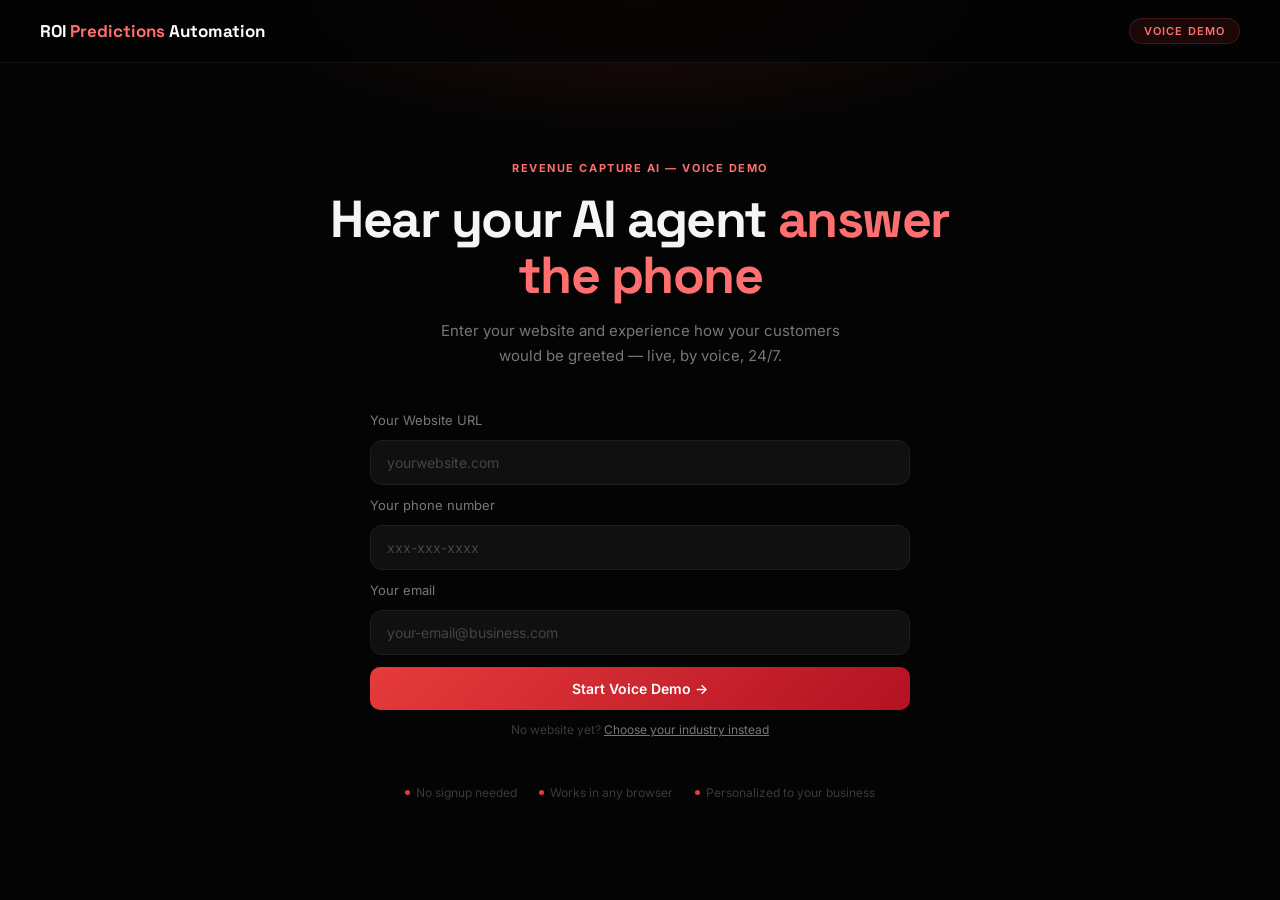
<file: voice-ai-demo.html>
﻿<!DOCTYPE html>
<html lang="en">
<head>
  <meta charset="UTF-8"/>
  <meta name="viewport" content="width=device-width, initial-scale=1.0"/>
  <title>Revenue Capture AI — Voice Demo | ROI Predictions Automation</title>
  <link rel="preconnect" href="https://fonts.googleapis.com">
  <link href="https://fonts.googleapis.com/css2?family=Space+Grotesk:wght@500;600;700&family=Inter:wght@400;500;600&display=swap" rel="stylesheet">
  <style>
    :root {
      --bg: #040404;
      --card: #101010;
      --card2: #151515;
      --text: #f5f5f5;
      --muted: #777;
      --line: #1e1e1e;
      --red: #e63b3b;
      --red2: #ff6f6f;
      --green: #4ade80;
      --blue: #3b82f6;
    }
    *, *::before, *::after { box-sizing: border-box; margin: 0; padding: 0; }
    body {
      font-family: 'Inter', sans-serif;
      background: var(--bg); color: var(--text); min-height: 100vh;
      user-select: none;
    }

    .page {
      min-height: 100vh;
      background:
        radial-gradient(ellipse 60% 28% at 50% 0%, rgba(230,59,59,0.13), transparent 55%),
        var(--bg);
    }

    /* ── TOP BAR ── */
    .topbar {
      display: flex; align-items: center; justify-content: space-between;
      padding: 18px 40px;
      border-bottom: 1px solid rgba(255,255,255,0.05);
      backdrop-filter: blur(14px);
      background: rgba(4,4,4,0.82);
      position: sticky; top: 0; z-index: 100;
    }
    .logo { font-family: 'Space Grotesk', sans-serif; font-weight: 700; font-size: 17px; color: #fff; }
    .logo span { color: var(--red2); }
    .badge {
      font-size: 11px; font-weight: 600; letter-spacing: 0.1em;
      text-transform: uppercase; padding: 5px 14px; border-radius: 999px;
      background: rgba(230,59,59,0.1); border: 1px solid rgba(230,59,59,0.22);
      color: var(--red2);
    }

    /* ── SCREENS ── */
    .screen { display: none; }
    .screen.active { display: flex; }

    /* ── ENTRY ── */
    #entry-screen {
      flex-direction: column; align-items: center; justify-content: center;
      min-height: calc(100vh - 65px); padding: 48px 20px; text-align: center;
    }
    .eyebrow {
      font-size: 11px; font-weight: 700; letter-spacing: 0.14em;
      text-transform: uppercase; color: var(--red2); margin-bottom: 16px;
    }
    .hero-h {
      font-family: 'Space Grotesk', sans-serif;
      font-size: clamp(28px, 5vw, 52px); font-weight: 700;
      line-height: 1.08; letter-spacing: -0.03em;
      max-width: 620px; margin: 0 auto 16px;
    }
    .hero-h em { color: var(--red2); font-style: normal; }
    .hero-sub {
      font-size: 15px; color: var(--muted); max-width: 440px;
      margin: 0 auto 44px; line-height: 1.65;
    }
    .url-wrap { width: 100%; max-width: 520px; display: flex; flex-direction: column; gap: 11px; }
    .url-row {
      display: flex; align-items: center; gap: 10px;
      background: var(--card); border: 1px solid var(--line);
      border-radius: 14px; padding: 6px 6px 6px 18px; transition: border-color 0.2s;
    }
    .url-row:focus-within { border-color: rgba(230,59,59,0.45); }
    .url-in {
      flex: 1; background: transparent; border: none; outline: none;
      color: var(--text); font-size: 15px; font-family: 'Inter', sans-serif; padding: 10px 0;
    }
    .url-in::placeholder { color: #383838; }

    .url-form { width: 100%; max-width: 540px; display: flex; flex-direction: column; gap: 12px; }
    .url-input-wrap {
      display: flex; align-items: center;
      background: var(--card); border: 1px solid var(--line);
      border-radius: 14px; padding: 6px 6px 6px 18px;
      transition: border-color 0.2s; gap: 10px;
    }
    .url-input-wrap:focus-within { border-color: rgba(230,59,59,0.5); }
    .url-icon { color: var(--muted); font-size: 16px; flex-shrink: 0; }
    .url-input {
      flex: 1; background: transparent; border: none; outline: none;
      color: var(--text); font-size: 15px; font-family: 'Inter', sans-serif;
      padding: 10px 0;
    }
    .url-input::placeholder { color: #444; }
    .url-btn {
      background: linear-gradient(135deg, var(--red), #b31223);
      color: #fff; border: none; border-radius: 10px;
      padding: 13px 22px; font-size: 14px; font-weight: 600;
      cursor: pointer; white-space: nowrap; font-family: 'Inter', sans-serif;
      transition: opacity 0.2s, transform 0.15s;
    }
    .url-btn:hover { opacity: 0.9; transform: translateY(-1px); }
    .url-fallback { font-size: 12px; color: #3a3a3a; }
    .url-fallback a { color: var(--muted); text-decoration: underline; cursor: pointer; }
    #ind-fallback { display: none; flex-direction: column; gap: 9px; width: 100%; max-width: 520px; }
    .fi-in, .fi-sel {
      background: var(--card); border: 1px solid var(--line);
      color: var(--text); font-size: 14px; font-family: 'Inter', sans-serif;
      padding: 12px 15px; border-radius: 11px; outline: none; width: 100%;
    }
    .fi-in::placeholder { color: #383838; }
    .fi-in:focus, .fi-sel:focus { border-color: rgba(230,59,59,0.4); }
    .fi-label { font-size: 13px; color: var(--muted); text-align: left; }
    .fi-input, .fi-select {
      background: var(--card); border: 1px solid var(--line);
      color: var(--text); font-size: 14px; font-family: 'Inter', sans-serif;
      padding: 13px 16px; border-radius: 12px; outline: none; width: 100%;
    }
    .fi-input::placeholder { color: #444; }
    .fi-input:focus, .fi-select:focus { border-color: rgba(230,59,59,0.4); }
    .fi-btn {
      background: linear-gradient(135deg, var(--red), #b31223);
      color: #fff; border: none; border-radius: 10px;
      padding: 13px; font-size: 14px; font-weight: 600;
      cursor: pointer; font-family: 'Inter', sans-serif; transition: opacity 0.2s;
    }
    .fi-btn:hover { opacity: 0.9; }
    .trust-row {
      display: flex; align-items: center; gap: 22px;
      margin-top: 48px; flex-wrap: wrap; justify-content: center;
    }
    .trust-item { font-size: 12px; color: #3a3a3a; display: flex; align-items: center; gap: 6px; }
    .tdot { width: 5px; height: 5px; border-radius: 50%; background: var(--red); }

    /* ── ANALYZING ── */
    #analyzing-screen {
      flex-direction: column; align-items: center; justify-content: center;
      min-height: calc(100vh - 65px); padding: 48px 20px; text-align: center;
    }
    .spin {
      width: 60px; height: 60px; border: 2px solid var(--line);
      border-top-color: var(--red); border-radius: 50%;
      animation: spin 0.85s linear infinite; margin-bottom: 26px;
    }
    @keyframes spin { to { transform: rotate(360deg); } }
    .a-h { font-family: 'Space Grotesk', sans-serif; font-size: 20px; font-weight: 600; margin-bottom: 6px; }
    .a-steps { display: flex; flex-direction: column; gap: 8px; margin-top: 22px; max-width: 300px; }
    .a-step {
      display: flex; align-items: center; gap: 11px; font-size: 13px; color: var(--muted);
      padding: 9px 14px; border-radius: 9px; background: var(--card); border: 1px solid var(--line);
      transition: all 0.3s;
    }
    .a-step.active { color: var(--text); border-color: rgba(230,59,59,0.4); background: rgba(230,59,59,0.05); }
    .a-step.done { color: var(--green); border-color: rgba(74,222,128,0.15); }

    /* ── CALL SCREEN ── */
    #call-screen {
      flex-direction: row; height: calc(100vh - 65px); overflow: hidden;
    }

    /* Agent panel */
    .agent-panel {
      flex: 1; display: flex; flex-direction: column;
      align-items: center; justify-content: center;
      padding: 40px 32px; gap: 28px;
      border-right: 1px solid var(--line);
    }

    /* Orb */
    .orb-wrap { position: relative; display: flex; align-items: center; justify-content: center; }
    .orb {
      width: 140px; height: 140px; border-radius: 50%;
      background: linear-gradient(135deg, #200808, #0d0d0d);
      border: 1px solid rgba(230,59,59,0.2);
      display: flex; align-items: center; justify-content: center;
      font-size: 52px; position: relative; z-index: 1;
      transition: box-shadow 0.3s, border-color 0.3s;
    }
    .orb.speaking {
      border-color: rgba(230,59,59,0.5);
      box-shadow: 0 0 0 14px rgba(230,59,59,0.07), 0 0 0 28px rgba(230,59,59,0.03);
      animation: orbPulse 1.6s ease-in-out infinite;
    }
    .orb.listening-active {
      border-color: rgba(59,130,246,0.6);
      box-shadow: 0 0 0 14px rgba(59,130,246,0.08), 0 0 0 28px rgba(59,130,246,0.03);
    }
    @keyframes orbPulse {
      0%,100% { box-shadow: 0 0 0 14px rgba(230,59,59,0.07), 0 0 0 28px rgba(230,59,59,0.03); }
      50% { box-shadow: 0 0 0 20px rgba(230,59,59,0.1), 0 0 0 40px rgba(230,59,59,0.04); }
    }
    .ring {
      position: absolute; border-radius: 50%;
      border: 1px solid rgba(230,59,59,0.12);
      opacity: 0; pointer-events: none;
      animation: none;
    }
    .orb.speaking ~ .ring { animation: ringOut 2s ease-out infinite; }
    .orb.speaking ~ .ring:nth-child(2) { animation-delay: 0.5s; width: 190px; height: 190px; }
    .orb.speaking ~ .ring:nth-child(3) { animation-delay: 1s; width: 230px; height: 230px; }
    .ring:first-of-type { width: 165px; height: 165px; }
    @keyframes ringOut {
      0% { opacity: 0.5; transform: scale(0.9); }
      100% { opacity: 0; transform: scale(1.15); }
    }

    .agent-info { text-align: center; }
    .agent-name { font-family: 'Space Grotesk', sans-serif; font-size: 22px; font-weight: 700; }
    .agent-role { font-size: 13px; color: var(--muted); margin-top: 4px; }
    .agent-biz { font-size: 13px; color: var(--red2); margin-top: 3px; font-weight: 500; }

    /* Status */
    .status-pill {
      display: flex; align-items: center; gap: 8px;
      padding: 9px 20px; border-radius: 999px;
      background: var(--card); border: 1px solid var(--line);
      font-size: 12px; font-weight: 500; min-width: 180px; justify-content: center;
      transition: all 0.3s;
    }
    .sdot { width: 8px; height: 8px; border-radius: 50%; flex-shrink: 0; transition: background 0.3s; }
    .sdot.idle { background: #444; }
    .sdot.speaking { background: var(--green); animation: blink 1.2s infinite; }
    .sdot.thinking { background: #f3c56b; animation: blink 0.7s infinite; }
    .sdot.recording { background: var(--blue); animation: blink 0.5s infinite; }
    @keyframes blink { 0%,100%{opacity:1} 50%{opacity:0.25} }

    /* Controls */
    .controls { display: flex; flex-direction: column; align-items: center; gap: 20px; }

    /* Push-to-talk button */
    .ptt-wrap { display: flex; flex-direction: column; align-items: center; gap: 10px; }
    .ptt-btn {
      width: 90px; height: 90px; border-radius: 50%; border: none;
      background: linear-gradient(135deg, #1a1a2e, #111);
      border: 2px solid var(--line);
      color: #fff; font-size: 32px; cursor: pointer;
      display: flex; align-items: center; justify-content: center;
      transition: all 0.15s; outline: none;
      -webkit-tap-highlight-color: transparent;
      touch-action: none;
    }
    .ptt-btn:disabled { opacity: 0.35; cursor: not-allowed; }
    .ptt-btn.active {
      background: linear-gradient(135deg, #1a3a6b, #0d1f3c);
      border-color: var(--blue);
      box-shadow: 0 0 0 10px rgba(59,130,246,0.12), 0 0 0 20px rgba(59,130,246,0.05);
      transform: scale(1.06);
    }
    .ptt-hint {
      font-size: 12px; color: var(--muted); text-align: center; line-height: 1.4;
    }
    .ptt-hint strong { color: var(--text); }

    /* End call button */
    .end-btn {
      width: 52px; height: 52px; border-radius: 50%; border: none;
      background: linear-gradient(135deg, var(--red), #b31223);
      color: #fff; font-size: 20px; cursor: pointer;
      display: flex; align-items: center; justify-content: center;
      box-shadow: 0 6px 20px rgba(230,59,59,0.3);
      transition: transform 0.15s, opacity 0.2s;
    }
    .end-btn:hover { transform: scale(1.07); }

    /* Start call button */
    .start-btn {
      width: 72px; height: 72px; border-radius: 50%; border: none;
      background: linear-gradient(135deg, #22c55e, #15803d);
      color: #fff; font-size: 26px; cursor: pointer;
      display: flex; align-items: center; justify-content: center;
      box-shadow: 0 8px 28px rgba(34,197,94,0.35);
      transition: transform 0.15s, box-shadow 0.15s;
    }
    .start-btn:disabled { opacity: 0.35; cursor: not-allowed; }
    .start-btn:not(:disabled):hover { transform: scale(1.08); box-shadow: 0 12px 36px rgba(34,197,94,0.45); }

    .call-hint { font-size: 12px; color: var(--muted); text-align: center; }

    /* ── TRANSCRIPT PANEL ── */
    .transcript-panel {
      width: 380px; flex-shrink: 0;
      display: flex; flex-direction: column;
      border-left: 1px solid var(--line);
    }
    .t-head {
      padding: 16px 20px; border-bottom: 1px solid var(--line);
      display: flex; align-items: center; justify-content: space-between; flex-shrink: 0;
    }
    .t-head-lbl { font-size: 11px; font-weight: 600; letter-spacing: 0.07em; text-transform: uppercase; color: var(--muted); }
    .t-live { display: flex; align-items: center; gap: 5px; font-size: 11px; color: var(--green); }
    .t-live-dot { width: 6px; height: 6px; border-radius: 50%; background: var(--green); animation: blink 2s infinite; }

    .t-body {
      flex: 1; overflow-y: auto; padding: 18px;
      display: flex; flex-direction: column; gap: 12px; scroll-behavior: smooth;
    }
    .t-body::-webkit-scrollbar { width: 3px; }
    .t-body::-webkit-scrollbar-thumb { background: var(--line); }

    .t-empty {
      flex: 1; display: flex; flex-direction: column; align-items: center;
      justify-content: center; gap: 10px; color: var(--muted); font-size: 13px;
      text-align: center; padding: 30px; opacity: 0.6;
    }

    .t-msg { display: flex; flex-direction: column; gap: 3px; animation: msgIn 0.22s ease; }
    @keyframes msgIn { from{opacity:0;transform:translateY(5px)} to{opacity:1;transform:none} }
    .t-speaker { font-size: 10px; font-weight: 700; letter-spacing: 0.08em; text-transform: uppercase; }
    .t-msg.agent .t-speaker { color: var(--red2); }
    .t-msg.user .t-speaker { color: #60a5fa; }
    .t-text {
      font-size: 13px; line-height: 1.6; color: var(--text);
      background: var(--card); border: 1px solid var(--line);
      border-radius: 10px; padding: 9px 12px;
    }
    .t-msg.agent .t-text { border-color: rgba(230,59,59,0.12); }
    .t-msg.user .t-text { border-color: rgba(96,165,250,0.12); }

    /* Recording indicator in transcript */
    .t-recording {
      font-size: 12px; color: #60a5fa; font-style: italic;
      padding: 4px 0; display: flex; align-items: center; gap: 6px;
      animation: msgIn 0.15s ease;
    }
    .rec-dot { width: 8px; height: 8px; border-radius: 50%; background: var(--blue); animation: blink 0.5s infinite; flex-shrink: 0; }

    .t-cta {
      margin-top: 4px; padding: 13px 15px;
      background: rgba(230,59,59,0.07); border: 1px solid rgba(230,59,59,0.2);
      border-radius: 11px; animation: msgIn 0.3s ease;
    }
    .t-cta p { font-size: 12px; color: var(--text); line-height: 1.45; margin-bottom: 10px; }
    .t-cta strong { color: var(--red2); }
    .t-cta-btn {
      width: 100%; background: linear-gradient(135deg, var(--red), #b31223);
      color: #fff; border: none; border-radius: 8px;
      padding: 10px; font-size: 12px; font-weight: 600;
      cursor: pointer; font-family: 'Inter', sans-serif; transition: opacity 0.2s;
    }
    .t-cta-btn:hover { opacity: 0.88; }

    /* ── WIDGET ── */
    #w-wrap {
      position: fixed; bottom: 24px; right: 24px;
      z-index: 9999; font-family: 'Inter', sans-serif;
    }
    #w-toggle {
      width: 54px; height: 54px; border-radius: 50%;
      background: linear-gradient(135deg, var(--red), #b31223);
      border: none; cursor: pointer; color: #fff; font-size: 22px;
      box-shadow: 0 8px 30px rgba(230,59,59,0.45);
      display: flex; align-items: center; justify-content: center;
      transition: transform 0.2s;
    }
    #w-toggle:hover { transform: scale(1.08); }
    #w-panel {
      position: absolute; bottom: 66px; right: 0; width: 320px;
      background: var(--bg); border: 1px solid var(--line);
      border-radius: 18px; box-shadow: 0 24px 80px rgba(0,0,0,0.8);
      display: none; flex-direction: column; overflow: hidden;
      animation: wOpen 0.22s ease;
    }
    @keyframes wOpen { from{opacity:0;transform:scale(0.92) translateY(10px)} to{opacity:1;transform:none} }
    #w-panel.open { display: flex; }

    .w-head {
      display: flex; align-items: center; justify-content: space-between;
      padding: 13px 15px;
      background: linear-gradient(135deg, #160303, #0d0d0d);
      border-bottom: 1px solid var(--line);
    }
    .w-agent-row { display: flex; align-items: center; gap: 9px; }
    .w-av {
      width: 32px; height: 32px; border-radius: 50%;
      background: linear-gradient(135deg, var(--red), #7a0f0f);
      display: flex; align-items: center; justify-content: center; font-size: 14px;
    }
    .w-aname { font-weight: 600; font-size: 13px; }
    .w-astatus { font-size: 11px; color: var(--green); display: flex; align-items: center; gap: 4px; }
    .w-close { background: none; border: none; color: var(--muted); font-size: 18px; cursor: pointer; padding: 2px 6px; }
    .w-close:hover { color: var(--text); }

    #w-entry { padding: 18px 16px; display: flex; flex-direction: column; gap: 9px; }
    #w-entry p { font-size: 13px; color: var(--text); line-height: 1.5; }
    .w-url-in {
      background: var(--card); border: 1px solid var(--line);
      color: var(--text); font-size: 13px; font-family: 'Inter', sans-serif;
      padding: 10px 13px; border-radius: 10px; outline: none; width: 100%;
    }
    .w-url-in::placeholder { color: #383838; }
    .w-url-in:focus { border-color: rgba(230,59,59,0.4); }
    .w-start {
      background: linear-gradient(135deg, var(--red), #b31223);
      color: #fff; border: none; border-radius: 10px;
      padding: 11px; font-size: 13px; font-weight: 600;
      cursor: pointer; font-family: 'Inter', sans-serif; transition: opacity 0.2s;
    }
    .w-start:hover { opacity: 0.88; }
    .w-hint { font-size: 11px; color: #2e2e2e; text-align: center; }

    #w-analyzing { display: none; padding: 30px 16px; text-align: center; }

    #w-call { display: none; flex-direction: column; align-items: center; padding: 20px 16px; gap: 14px; }
    .w-orb {
      width: 72px; height: 72px; border-radius: 50%;
      background: linear-gradient(135deg, #200808, #111);
      border: 1px solid rgba(230,59,59,0.2);
      display: flex; align-items: center; justify-content: center; font-size: 28px;
      transition: box-shadow 0.3s, border-color 0.3s;
    }
    .w-orb.speaking { border-color: rgba(230,59,59,0.5); animation: orbPulse 1.6s ease-in-out infinite; }
    .w-orb.listening-active { border-color: rgba(59,130,246,0.6); }
    .w-info { text-align: center; }
    .w-name { font-weight: 600; font-size: 14px; }
    .w-biz { font-size: 11px; color: var(--muted); margin-top: 2px; }
    .w-status-pill {
      display: flex; align-items: center; gap: 6px; padding: 7px 16px;
      border-radius: 999px; background: var(--card); border: 1px solid var(--line);
      font-size: 12px;
    }
    .w-transcript {
      width: 100%; max-height: 110px; overflow-y: auto;
      background: var(--card); border: 1px solid var(--line);
      border-radius: 10px; padding: 10px 12px;
      display: flex; flex-direction: column; gap: 5px;
    }
    .wt-line { font-size: 12px; line-height: 1.4; }
    .wt-line.agent { color: var(--red2); }
    .wt-line.user { color: #93c5fd; }

    /* Widget PTT */
    .w-ptt {
      width: 64px; height: 64px; border-radius: 50%; border: 2px solid var(--line);
      background: linear-gradient(135deg, #1a1a2e, #111);
      color: #fff; font-size: 24px; cursor: pointer;
      display: flex; align-items: center; justify-content: center;
      transition: all 0.15s; outline: none; -webkit-tap-highlight-color: transparent; touch-action: none;
    }
    .w-ptt:disabled { opacity: 0.35; cursor: not-allowed; }
    .w-ptt.active {
      background: linear-gradient(135deg, #1a3a6b, #0d1f3c);
      border-color: var(--blue);
      box-shadow: 0 0 0 8px rgba(59,130,246,0.12);
      transform: scale(1.06);
    }
    .w-ptt-hint { font-size: 11px; color: var(--muted); text-align: center; }

    .w-end {
      width: 40px; height: 40px; border-radius: 50%; border: none;
      background: linear-gradient(135deg, var(--red), #b31223);
      color: #fff; font-size: 16px; cursor: pointer;
      display: flex; align-items: center; justify-content: center;
      box-shadow: 0 4px 14px rgba(230,59,59,0.3); transition: transform 0.15s;
    }
    .w-end:hover { transform: scale(1.07); }

    .w-cta { width: 100%; padding: 11px 14px; background: rgba(230,59,59,0.07); border: 1px solid rgba(230,59,59,0.2); border-radius: 10px; text-align: center; }
    .w-cta p { font-size: 11px; color: var(--text); line-height: 1.4; margin-bottom: 8px; }
    .w-cta strong { color: var(--red2); }
    .w-cta-btn { background: linear-gradient(135deg, var(--red), #b31223); color: #fff; border: none; border-radius: 7px; padding: 8px 16px; font-size: 11px; font-weight: 600; cursor: pointer; font-family: 'Inter', sans-serif; }

    @media (max-width: 700px) {
      #call-screen { flex-direction: column; height: auto; min-height: calc(100vh - 65px); }
      .agent-panel { border-right: none; border-bottom: 1px solid var(--line); padding: 28px 16px; }
      .transcript-panel { width: 100%; height: 300px; }
      .topbar { padding: 15px 18px; }
      #w-panel { width: calc(100vw - 32px); right: -10px; }
    }
  </style>
</head>
<body>
<div class="page">
  <header class="topbar">
    <div class="logo">ROI <span>Predictions</span> Automation</div>
    <div class="badge">Voice Demo</div>
  </header>

  <!-- ══ ENTRY ══ -->
  <div id="entry-screen" class="screen active">
      <p class="eyebrow">Revenue Capture AI — Voice Demo</p>
      <h1 class="hero-h">Hear your AI agent <em>answer the phone</em></h1>
      <p class="hero-sub">Enter your website and experience how your customers would be greeted — live, by voice, 24/7.</p>

      <div id="url-form" class="url-form">
          <div class="fi-label">Your Website URL</div>
          <input class="fi-input"
                 id="urlInput"
                 type="text"
                 placeholder="yourwebsite.com"
                 autocomplete="off"
                 spellcheck="false"
                 onkeydown="if(event.key==='Enter') startFromURL(event)" />
          <div class="fi-label">Your phone number</div>
          <input class="fi-input" id="txtPhone" type="tel" placeholder="xxx-xxx-xxxx" pattern="[0-9+\s\-\(\)]{7,20}" />
          <div class="fi-label">Your email</div>
          <input class="fi-input" id="txtEmail" type="email" placeholder="your-email@business.com" />
          <button class="url-btn"
                  id="urlBtn"
                  onclick="startFromURL(event)">
              Start Voice Demo →
          </button>
          <div class="url-fallback">
              No website yet?
              <a onclick="showFallback()">Choose your industry instead</a>
          </div>
      </div>

      <div id="ind-fallback">
          <div class="fi-label">Business name (optional)</div>
          <input class="fi-input" id="bizName" type="text" placeholder="Business name (optional)" />
          <div class="fi-label">Your industry</div>
          <select class="fi-select" id="industrySelect">
              <option value="">Select your industry…</option>
              <option value="Roofing">Roofing</option>
              <option value="HVAC">HVAC</option>
              <option value="Plumbing">Plumbing</option>
              <option value="Law Firm">Law Firm</option>
              <option value="Dental / Medical">Dental / Medical</option>
              <option value="Real Estate">Real Estate</option>
              <option value="E-Commerce">E-Commerce</option>
              <option value="Restaurant">Restaurant</option>
              <option value="Fitness / Gym">Fitness / Gym</option>
              <option value="Marketing Agency">Marketing Agency</option>
              <option value="Home Services">Home Services</option>
              <option value="Other">Other</option>
          </select>
          <div class="fi-label">Your phone number</div>
          <input class="fi-input" id="txtPhone2" type="tel" placeholder="xxx-xxx-xxxx" />
          <div class="fi-label">Your email</div>
          <input class="fi-input" id="txtEmail2" type="email" placeholder="your-email@business.com" />

          <button class="fi-btn" id="urlBtn1" onclick="startFromIndustry(event)">Start Voice Demo →</button>
          <div class="url-fallback">
              You have your business website?
              <a onclick="showURL()">Tell us</a>
          </div>
      </div>

      <div class="trust-row">
          <div class="trust-item"><div class="tdot"></div>No signup needed</div>
          <div class="trust-item"><div class="tdot"></div>Works in any browser</div>
          <div class="trust-item"><div class="tdot"></div>Personalized to your business</div>
      </div>
  </div>

  <!-- ══ ANALYZING ══ -->
  <div id="analyzing-screen" class="screen">
    <div class="spin"></div>
    <div class="a-h">Preparing your voice agent…</div>
    <p style="color:var(--muted);font-size:13px;margin-top:5px" id="aUrl"></p>
    <div class="a-steps">
      <div class="a-step" id="s1">🔍 Reading your website</div>
      <div class="a-step" id="s2">🏢 Identifying your business</div>
      <div class="a-step" id="s3">🎙️ Configuring voice agent</div>
      <div class="a-step" id="s4">✨ Personalizing the script</div>
    </div>
  </div>

  <!-- ══ CALL SCREEN ══ -->
  <div id="call-screen" class="screen">

    <!-- Agent side -->
    <div class="agent-panel">
      <div class="orb-wrap">
        <div class="orb" id="orb">🤖</div>
        <div class="ring"></div>
        <div class="ring"></div>
        <div class="ring"></div>
      </div>

      <div class="agent-info">
        <div class="agent-name" id="agentName">AI Assistant</div>
        <div class="agent-role">Revenue Capture AI</div>
        <div class="agent-biz" id="agentBiz"></div>
      </div>

      <div class="status-pill" style="">
        <div class="sdot idle" id="sdot"></div>
        <span id="stext">Press call to start</span>
      </div>

      <div class="controls" id="controls-pre">
        <button class="start-btn" id="btnStart" onclick="startCall()">📞</button>
        <div class="call-hint">Tap to connect</div>
      </div>

      <div class="controls" id="controls-live" style="display:none">
        <!-- Push to talk -->
        <div class="ptt-wrap">
          <button class="ptt-btn" id="pttBtn" disabled
            onmousedown="startRecording()" onmouseup="stopRecording()"
            ontouchstart="startRecording(event)" ontouchend="stopRecording(event)">
            🎙️
          </button>
          <div class="ptt-hint">
            <strong>Hold to speak</strong><br>
            Release when done
          </div>
        </div>
        <button class="end-btn" onclick="endCall()">📵</button>
      </div>
    </div>

    <!-- Transcript -->
    <div class="transcript-panel" style="display: none;">
      <div class="t-head">
        <span class="t-head-lbl">Live Transcript</span>
        <div class="t-live"><div class="t-live-dot"></div>Real-time</div>
      </div>
      <div class="t-body" id="tBody">
        <div class="t-empty" id="tEmpty">
          <div style="font-size:32px;opacity:0.3">🎙️</div>
          <div>Transcript appears here<br>once the call starts</div>
        </div>
      </div>
    </div>
  </div>

</div><!-- /page -->

<!-- ══ WIDGET ══ -->
<div id="w-wrap" style="display:none;">
  <div id="w-panel">
    <div class="w-head">
      <div class="w-agent-row">
        <div class="w-av">🤖</div>
        <div>
          <div class="w-aname" id="wAgentName">Voice AI Demo</div>
          <div class="w-astatus"><div class="t-live-dot" style="background:var(--green)"></div>Ready</div>
        </div>
      </div>
      <button class="w-close" onclick="toggleWidget()">×</button>
    </div>

    <div id="w-entry">
      <p>Enter your website and hear your AI agent answer calls.</p>
      <div style="font-size:11px;color:var(--muted)">Your website</div>
      <input class="w-url-in" id="wUrl" type="text" placeholder="yourwebsite.com"
        autocomplete="off" onkeydown="if(event.key==='Enter') startWidget()"/>
      <button class="w-start" onclick="startWidget()">Hear It Live 🎙️</button>
      <div class="w-hint">Personalized to your business in seconds</div>
    </div>

    <div id="w-analyzing">
      <div class="spin" style="width:36px;height:36px;margin:0 auto 12px"></div>
      <div style="font-size:13px;color:var(--muted)">Building your voice agent…</div>
    </div>

    <div id="w-call">
      <div class="w-orb" id="wOrb">🤖</div>
      <div class="w-info">
        <div class="w-name" id="wName">AI Assistant</div>
        <div class="w-biz" id="wBizLbl">Revenue Capture AI</div>
      </div>
      <div class="w-status-pill">
        <div class="sdot idle" id="wDot"></div>
        <span id="wStext">Ready</span>
      </div>
      <div class="w-transcript" id="wTranscript">
        <div style="font-size:12px;color:#2a2a2a;text-align:center">Transcript appears here…</div>
      </div>
      <div id="w-controls-pre">
        <button class="w-start" style="width:100%" onclick="startWCall()">📞 Start Call</button>
      </div>
      <div id="w-controls-live" style="display:none;flex-direction:column;align-items:center;gap:10px;width:100%">
        <button class="w-ptt" id="wPtt" disabled
          onmousedown="startWRec()" onmouseup="stopWRec()"
          ontouchstart="startWRec(event)" ontouchend="stopWRec(event)">🎙️</button>
        <div class="w-ptt-hint"><strong>Hold to speak</strong> · release when done</div>
        <button class="w-end" onclick="endWCall()">📵</button>
      </div>
      <div id="w-cta-area"></div>
    </div>
  </div>
  <button id="w-toggle" onclick="toggleWidget()">🎙️</button>
</div>

<script>
// ══════════════════════════════════════════════
// STATE
// ══════════════════════════════════════════════
let biz = { name: '', url: '', phone: '', email: '', industry: '', description: '', tone: '' };
let wBiz = { name: '', url: '', phone: '', email: '', industry: '', description: '', tone: '' };
let history = [], wHistory = [];
let callActive = false, wCallActive = false;
let isAgentSpeaking = false;
let ctaShown = false, wCtaShown = false;
let turnCount = 0, wTurnCount = 0;
let synth = window.speechSynthesis;

// MediaRecorder for PTT
let mediaRecorder = null, audioChunks = [];
let wMediaRecorder = null, wAudioChunks = [];
let micStream = null, wMicStream = null;
    var cusPhone = '';

// ══════════════════════════════════════════════
// SCREEN
// ══════════════════════════════════════════════
function showScreen(id) {
  document.querySelectorAll('.screen').forEach(s => s.classList.remove('active'));
  document.getElementById(id).classList.add('active');
}

// ══════════════════════════════════════════════
// ENTRY
// ══════════════════════════════════════════════
function showFallback() {
    document.getElementById('ind-fallback').style.display = 'flex';
    document.getElementById('url-form').style.display = 'none';
}
function showURL() {
    document.getElementById('ind-fallback').style.display = 'none';
    document.getElementById('url-form').style.display = 'flex';
}

function startFromURL2() {
    let raw = document.getElementById('urlInput').value.trim();
    const phone = document.getElementById('txtPhone').value.trim();
    const email = document.getElementById('txtEmail').value.trim();

    if (!raw) { document.getElementById('urlInput').focus(); return; }
    if (!raw.startsWith('http')) raw = 'https://' + raw;
    //biz.url = raw;
    biz = { name: raw, url: raw, phone: phone, email: email, tone: 'friendly' };

    document.getElementById('aUrl').textContent = raw;
    showScreen('analyzing-screen');
    runSteps();
    //fetchBiz(raw, false);
    setTimeout(() => { finishSteps(); setTimeout(() => fetchBiz(raw, false), 500); }, 3000);
}

function startFromIndustry2() {
    const ind = document.getElementById('industrySelect').value;
    const name = document.getElementById('bizName').value.trim();
    const phone = document.getElementById('txtPhone2').value.trim();
    const email = document.getElementById('txtEmail2').value.trim();

    const phoneRegex = /^[0-9+\s\-\(\)]{7,20}$/;
    const emailRegex = /^[^\s@]+@[^\s@]+\.[^\s@]+$/;
    if (email && !emailRegex.test(email)) {
        alert("Invalid email format");
        return;
    }
    if (phone && !phoneRegex.test(phone)) {
        alert("Invalid phone format");
        return;
    }

    if (!ind) { document.getElementById('industrySelect').focus(); return; }
    biz = { name: name || cap(ind) + ' Business', industry: ind, phone: phone, email: email, description: 'A ' + ind + ' business' };
    showScreen('analyzing-screen');
    runSteps();
    setTimeout(() => { finishSteps(); setTimeout(() => launchCallScreen(), 500); }, 3000);
}

function cap(s) { return s.charAt(0).toUpperCase()+s.slice(1); }

// ══════════════════════════════════════════════
// STEPS
// ══════════════════════════════════════════════
let stepIdx = 0, stepTick = null;
function runSteps(instant) {
    const ids = ['s1', 's2', 's3', 's4'];
    ids.forEach(id => { const e = document.getElementById(id); if (e) e.className = 'a-step'; });
    stepIdx = 0;
    stepTick = setInterval(() => {
        if (stepIdx > 0) { const p = document.getElementById(ids[stepIdx - 1]); if (p) p.className = 'a-step done'; }
        if (stepIdx < ids.length) { const c = document.getElementById(ids[stepIdx]); if (c) c.className = 'a-step active'; stepIdx++; }
    }, 650);

    //if (instant) {
    //    ids.forEach(id => { const e = document.getElementById(id); if (e) e.className = 'a-step done'; });
    //    setTimeout(() => launchCallScreen(), 2000); return;
    //}
}
function finishSteps() {
  clearInterval(stepTick);
  ['s1','s2','s3','s4'].forEach(id => { const e = document.getElementById(id); if(e) e.className='a-step done'; });
}

// ══════════════════════════════════════════════
// BIZ ANALYSIS
// ══════════════════════════════════════════════
async function fetchBiz(url, isWidget) {
  try {
    const r = await fetch('https://api.anthropic.com/v1/messages', {
      method:'POST', headers:{'Content-Type':'application/json'},
      body: JSON.stringify({
        model:'claude-sonnet-4-20250514', max_tokens:300,
        system:`Identify the business from this URL. Respond ONLY with compact JSON, no markdown, no extra text:
{"name":"Business Name","industry":"industry type","description":"one sentence what they do"}`,
        messages:[{role:'user', content:`URL: ${url}`}]
      })
    });
    const d = await r.json();
    const txt = (d.content||[]).map(b=>b.text||'').join('');
    let info = {};
    try { info = JSON.parse(txt.replace(/```json|```/g,'').trim()); } catch(e) {}
    const domain = url.replace(/https?:\/\/(www\.)?/,'').split('/')[0].split('.')[0];
    const merged = {
      name: info.name || cap(domain) || 'Your Business',
      industry: info.industry || 'business',
      description: info.description || 'A local business'
    };
    if (isWidget) wBiz = merged; else biz = merged;
  } catch(e) {
    const domain = url.replace(/https?:\/\/(www\.)?/,'').split('/')[0];
    const fb = { name:cap(domain)||'Your Business', industry:'business', description:'A local business' };
    if (isWidget) wBiz = fb; else biz = fb;
  }
  finishSteps();
  setTimeout(() => isWidget ? setupWidget() : launchCallScreen(), 500);
}

// ══════════════════════════════════════════════
// CLAUDE API
// ══════════════════════════════════════════════
function sysPrompt(ctx) {
  const n = ctx.name || 'this business';
  const i = ctx.industry || 'business';
  const d = ctx.description || 'a local business';
  return `You are the AI phone receptionist for ${n}, ${d}.

Your job on calls:
1. Warm, professional greeting using the business name (only on first turn when user says __OPEN__)
2. Understand why they are calling
3. Qualify them — what they need, urgency, situation  
4. Capture their name and best callback number naturally
5. Book an appointment or route to next step

STRICT RULES — this is a phone call:
- Maximum 2-3 short sentences per reply. No long monologues.
- No bullet points, no lists, no markdown. Natural spoken English only.
- Sound like a professional ${i} receptionist. Warm but efficient.
- NEVER mention AI, demos, or Claude. Stay 100% in character.
- If asked if you are an AI say: "I'm ${n}'s virtual receptionist, happy to help!"
- Do NOT say "Certainly!" or "Absolutely!" — sound natural and human.`;
}

async function getReply(ctx, hist) {
  try {
    const r = await fetch('https://api.anthropic.com/v1/messages', {
      method:'POST', headers:{'Content-Type':'application/json'},
      body: JSON.stringify({
        model:'claude-sonnet-4-20250514', max_tokens:180,
        system: sysPrompt(ctx), messages: hist
      })
    });
    const d = await r.json();
    return (d.content||[]).map(b=>b.text||'').join('').trim()
      || `Thank you for calling ${ctx.name||'us'}. How can I help you today?`;
  } catch(e) {
    return `Thank you for calling ${ctx.name||'us'}. How can I help you today?`;
  }
}

// ══════════════════════════════════════════════
// SPEECH SYNTHESIS
// ══════════════════════════════════════════════
function speak(text, orbId, onDone) {
  synth.cancel();
  isAgentSpeaking = true;
  document.getElementById(orbId).classList.add('speaking');

  const utt = new SpeechSynthesisUtterance(text);
  utt.rate = 0.93; utt.pitch = 1.0; utt.volume = 1.0;

  // Pick best available voice
  const voices = synth.getVoices();
  const preferred = voices.find(v =>
    (v.name.includes('Google') && v.lang === 'en-US') ||
    v.name === 'Samantha' || v.name === 'Alex' || v.name === 'Karen'
  ) || voices.find(v => v.lang.startsWith('en') && !v.name.includes('('));
  if (preferred) utt.voice = preferred;

  utt.onend = () => {
    isAgentSpeaking = false;
    document.getElementById(orbId).classList.remove('speaking');
    onDone && onDone();
  };
  utt.onerror = () => {
    isAgentSpeaking = false;
    document.getElementById(orbId).classList.remove('speaking');
    onDone && onDone();
  };
  synth.speak(utt);
}

// Preload voices
if (synth.onvoiceschanged !== undefined) synth.onvoiceschanged = () => synth.getVoices();

// ══════════════════════════════════════════════
// SPEECH RECOGNITION — via Web Speech API
// (PTT: only transcribes while held, works file:// in Chrome)
// ══════════════════════════════════════════════
let recognition = null;
let recognizing = false;
let pendingTranscript = '';

function initRecognition(onResult) {
  const SR = window.SpeechRecognition || window.webkitSpeechRecognition;
  if (!SR) return null;
  const r = new SR();
  r.continuous = true;
  r.interimResults = true;
  r.lang = 'en-US';
  r.onresult = (e) => {
    let final = '', interim = '';
    for (let i = e.resultIndex; i < e.results.length; i++) {
      if (e.results[i].isFinal) final += e.results[i][0].transcript;
      else interim += e.results[i][0].transcript;
    }
    pendingTranscript = final || interim;
    onResult(final, interim);
  };
  r.onerror = () => {};
  r.onend = () => { recognizing = false; };
  return r;
}

// ══════════════════════════════════════════════
// STANDALONE CALL
// ══════════════════════════════════════════════
function launchCallScreen() {
  showScreen('call-screen');
  document.getElementById('agentName').textContent = (biz.name||'Your Business') + ' AI';
  document.getElementById('agentBiz').textContent = biz.name || '';
}

async function startCall() {
    callActive = true;
    document.getElementById('btnStart').disabled = true;
  //document.getElementById('controls-pre').style.display = 'none';

  //document.getElementById('controls-live').style.display = 'flex';
  document.getElementById('tEmpty') && (document.getElementById('tEmpty').style.display = 'none');
    //setStatus('thinking', 'Connecting…', 'sdot', 'stext');
    setStatus('speaking', 'Calling...', 'sdot', 'stext');

    let response = await fetch("https://webservice3.trackmyroi.com/mailmanws/api/lead/CallBack", {
        method: "POST",
        headers: {
            "Content-Type": "application/json"
        },
        body: JSON.stringify({
            APIKey: '1207371337dff3374a2a38f27e6c3305',
            phone: cusPhone
        })
    });
    if (!response.ok) {
        throw new Error("Webhook failed");
    }
    let result = await response.json().catch(() => null);
    console.log("mailman response:", result);

  //// Init speech recognition
  //recognition = initRecognition((final, interim) => {
  //  if (!recognizing) return;
  //  // Show interim feedback in transcript
  //  updateInterim(interim || final);
  //});

  //// Get opening greeting
  //history = [{ role:'user', content:'__OPEN__' }];
  //const greeting = await getReply(biz, history);
  //history.push({ role:'assistant', content: greeting });
  //turnCount++;
  //addTranscript('agent', greeting, biz.name || 'Agent');
  //setStatus('speaking', 'Speaking…', 'sdot', 'stext');
  //speak(greeting, 'orb', () => {
  //  if (callActive) {
  //    setStatus('idle', 'Hold 🎙️ to speak', 'sdot', 'stext');
  //    document.getElementById('pttBtn').disabled = false;
  //  }
  //});
}

function endCall() {
  callActive = false; recognizing = false;
  if (recognition) { try { recognition.stop(); } catch(e){} recognition = null; }
  synth.cancel();
  document.getElementById('orb').classList.remove('speaking','listening-active');
  document.getElementById('controls-live').style.display = 'none';
  document.getElementById('controls-pre').style.display = 'flex';
  setStatus('idle', 'Call ended', 'sdot', 'stext');
  document.getElementById('pttBtn').disabled = true;
  if (!ctaShown) { ctaShown = true; showCTA('tBody'); }
}

// Push-to-talk handlers
function startRecording(e) {
  if (e) e.preventDefault();
  if (!callActive || isAgentSpeaking || !recognition) return;
  synth.cancel();
  isAgentSpeaking = false;
  pendingTranscript = '';
  removeInterim();
  recognizing = true;
  try { recognition.start(); } catch(e) {
    // already started, stop and restart
    try { recognition.stop(); } catch(ee){}
    setTimeout(() => { try { recognition.start(); recognizing = true; } catch(eee){} }, 200);
  }
  document.getElementById('pttBtn').classList.add('active');
  document.getElementById('orb').classList.add('listening-active');
  setStatus('recording', 'Listening…', 'sdot', 'stext');
  showRecordingIndicator();
}

async function stopRecording(e) {
  if (e) e.preventDefault();
  if (!callActive) return;
  recognizing = false;
  document.getElementById('pttBtn').classList.remove('active');
  document.getElementById('orb').classList.remove('listening-active');
  removeInterim();
  removeRecordingIndicator();

  // Small delay to let final result come in
  await new Promise(r => setTimeout(r, 300));
  try { recognition.stop(); } catch(ee){}

  const text = pendingTranscript.trim();
  if (!text) {
    setStatus('idle', 'Hold 🎙️ to speak', 'sdot', 'stext');
    return;
  }
  pendingTranscript = '';
  processUserTurn(text);
}

async function processUserTurn(text) {
  addTranscript('user', text, 'You');
  history.push({ role:'user', content: text });
  setStatus('thinking', 'Thinking…', 'sdot', 'stext');
  document.getElementById('pttBtn').disabled = true;
  turnCount++;
  if (turnCount >= 4 && !ctaShown) { ctaShown = true; setTimeout(() => showCTA('tBody'), 600); }

  const reply = await getReply(biz, history);
  history.push({ role:'assistant', content: reply });
  addTranscript('agent', reply, biz.name || 'Agent');
  setStatus('speaking', 'Speaking…', 'sdot', 'stext');
  speak(reply, 'orb', () => {
    if (callActive) {
      setStatus('idle', 'Hold 🎙️ to speak', 'sdot', 'stext');
      document.getElementById('pttBtn').disabled = false;
    }
  });
}

// ══════════════════════════════════════════════
// WIDGET CALL
// ══════════════════════════════════════════════
let wRecognition = null, wRecognizing = false, wPendingTranscript = '';

function toggleWidget() { document.getElementById('w-panel').classList.toggle('open'); }

async function startWidget() {
  let raw = document.getElementById('wUrl').value.trim();
  if (!raw) { document.getElementById('wUrl').focus(); return; }
  if (!raw.startsWith('http')) raw = 'https://' + raw;
  document.getElementById('w-entry').style.display = 'none';
  document.getElementById('w-analyzing').style.display = 'block';
  await fetchBiz(raw, true);
}

function setupWidget() {
  document.getElementById('w-analyzing').style.display = 'none';
  document.getElementById('w-entry').style.display = 'none';
  const wc = document.getElementById('w-call');
  wc.style.display = 'flex';
  document.getElementById('wAgentName').textContent = (wBiz.name||'Your Business') + ' AI';
  document.getElementById('wName').textContent = (wBiz.name||'Your Business') + ' AI';
  document.getElementById('wBizLbl').textContent = 'Revenue Capture AI';
}

async function startWCall() {
  wCallActive = true;
  document.getElementById('w-controls-pre').style.display = 'none';
  const wlive = document.getElementById('w-controls-live');
  wlive.style.display = 'flex';
  setStatus('thinking', 'Connecting…', 'wDot', 'wStext');

  wRecognition = initRecognition((final, interim) => {
    if (!wRecognizing) return;
    wPendingTranscript = final || interim;
  });

  wHistory = [{ role:'user', content:'__OPEN__' }];
  const greeting = await getReply(wBiz, wHistory);
  wHistory.push({ role:'assistant', content: greeting });
  wTurnCount++;
  addWTranscript('agent', greeting);
  setStatus('speaking', 'Speaking…', 'wDot', 'wStext');
  speak(greeting, 'wOrb', () => {
    if (wCallActive) {
      setStatus('idle', 'Hold 🎙️ to speak', 'wDot', 'wStext');
      document.getElementById('wPtt').disabled = false;
    }
  });
}

function endWCall() {
  wCallActive = false; wRecognizing = false;
  if (wRecognition) { try { wRecognition.stop(); } catch(e){} wRecognition = null; }
  synth.cancel();
  document.getElementById('wOrb').classList.remove('speaking','listening-active');
  document.getElementById('w-controls-live').style.display = 'none';
  document.getElementById('w-controls-pre').style.display = 'block';
  setStatus('idle', 'Call ended', 'wDot', 'wStext');
  document.getElementById('wPtt').disabled = true;
  if (!wCtaShown) { wCtaShown = true; showWCTA(); }
}

function startWRec(e) {
  if (e) e.preventDefault();
  if (!wCallActive || isAgentSpeaking || !wRecognition) return;
  synth.cancel(); isAgentSpeaking = false;
  wPendingTranscript = ''; wRecognizing = true;
  try { wRecognition.start(); } catch(e) {
    try { wRecognition.stop(); } catch(ee){}
    setTimeout(() => { try { wRecognition.start(); wRecognizing = true; } catch(eee){} }, 200);
  }
  document.getElementById('wPtt').classList.add('active');
  document.getElementById('wOrb').classList.add('listening-active');
  setStatus('recording', 'Listening…', 'wDot', 'wStext');
}

async function stopWRec(e) {
  if (e) e.preventDefault();
  if (!wCallActive) return;
  wRecognizing = false;
  document.getElementById('wPtt').classList.remove('active');
  document.getElementById('wOrb').classList.remove('listening-active');
  await new Promise(r => setTimeout(r, 300));
  try { wRecognition.stop(); } catch(ee){}

  const text = wPendingTranscript.trim();
  wPendingTranscript = '';
  if (!text) { setStatus('idle', 'Hold 🎙️ to speak', 'wDot', 'wStext'); return; }

  addWTranscript('user', text);
  wHistory.push({ role:'user', content: text });
  setStatus('thinking', 'Thinking…', 'wDot', 'wStext');
  document.getElementById('wPtt').disabled = true;
  wTurnCount++;
  if (wTurnCount >= 4 && !wCtaShown) { wCtaShown = true; setTimeout(showWCTA, 600); }

  const reply = await getReply(wBiz, wHistory);
  wHistory.push({ role:'assistant', content: reply });
  addWTranscript('agent', reply);
  setStatus('speaking', 'Speaking…', 'wDot', 'wStext');
  speak(reply, 'wOrb', () => {
    if (wCallActive) {
      setStatus('idle', 'Hold 🎙️ to speak', 'wDot', 'wStext');
      document.getElementById('wPtt').disabled = false;
    }
  });
}

// ══════════════════════════════════════════════
// DOM HELPERS
// ══════════════════════════════════════════════
function setStatus(state, text, dotId, textId) {
  document.getElementById(dotId).className = 'sdot ' + state;
  document.getElementById(textId).textContent = text;
}

function addTranscript(role, text, speaker) {
  const body = document.getElementById('tBody');
  const d = document.createElement('div');
  d.className = `t-msg ${role}`;
  d.innerHTML = `<div class="t-speaker">${role==='agent'?'🤖 '+speaker:'👤 You'}</div>
    <div class="t-text">${esc(text)}</div>`;
  body.appendChild(d); body.scrollTop = 99999;
}

function updateInterim(text) {
  let el = document.getElementById('interimLine');
  if (!el) {
    el = document.createElement('div');
    el.id = 'interimLine';
    el.className = 't-recording';
    el.innerHTML = `<div class="rec-dot"></div><span id="interimText"></span>`;
    document.getElementById('tBody').appendChild(el);
  }
  document.getElementById('interimText').textContent = text || '…';
  document.getElementById('tBody').scrollTop = 99999;
}
function removeInterim() {
  const el = document.getElementById('interimLine');
  if (el) el.remove();
}

function showRecordingIndicator() {
  let el = document.getElementById('recLine');
  if (!el) {
    el = document.createElement('div');
    el.id = 'recLine';
    el.className = 't-recording';
    el.innerHTML = `<div class="rec-dot"></div><span>Recording… speak now</span>`;
    document.getElementById('tBody').appendChild(el);
    document.getElementById('tBody').scrollTop = 99999;
  }
}
function removeRecordingIndicator() {
  const el = document.getElementById('recLine');
  if (el) el.remove();
}

function showCTA(bodyId) {
  const body = document.getElementById(bodyId);
  const d = document.createElement('div');
  d.className = 't-cta';
  d.innerHTML = `<p><strong>This is Revenue Capture AI in action.</strong><br>Your customers could hear this every time they call — 24/7, no staff needed.</p>
    <button class="t-cta-btn" onclick="window.location.href='mailto:sales@ROIPredictions.com'">Book a Real Demo →</button>`;
  body.appendChild(d); body.scrollTop = 99999;
}

function showWCTA() {
  document.getElementById('w-cta-area').innerHTML = `<div class="w-cta">
    <p><strong>This is Revenue Capture AI.</strong><br>Your callers could hear this 24/7.</p>
    <button class="w-cta-btn" onclick="window.location.href='mailto:sales@ROIPredictions.com'">Book a Real Demo →</button>
  </div>`;
}

function addWTranscript(role, text) {
  const body = document.getElementById('wTranscript');
  const ph = body.querySelector('div[style]');
  if (ph) ph.remove();
  const d = document.createElement('div');
  d.className = `wt-line ${role}`;
  d.textContent = (role==='agent'?'🤖 ':'👤 ') + text;
  body.appendChild(d); body.scrollTop = 99999;
}

function esc(s) {
  return String(s).replace(/&/g,'&amp;').replace(/</g,'&lt;').replace(/>/g,'&gt;').replace(/\n/g,'<br>');
}

function validateEmail(email) {
    return String(email).toLowerCase().match(/^(([^<>()[\]\\.,;:\s@"]+(\.[^<>()[\]\\.,;:\s@"]+)*)|(".+"))@((\[[0-9]{1,3}\.[0-9]{1,3}\.[0-9]{1,3}\.[0-9]{1,3}\])|(([a-zA-Z\-0-9]+\.)+[a-zA-Z]{2,}))$/);
}

function validateURL(url) {
    try {
        new URL(url.startsWith('http') ? url : 'https://' + url);
        return true;
    } catch (_) {
        return false;
    }
}
  
async function startFromURL(event) {
    if (event) event.preventDefault();

    const input = document.getElementById("urlInput");
    const button = document.getElementById("urlBtn");
    const phone = document.getElementById('txtPhone').value.trim();
    const email = document.getElementById('txtEmail').value.trim();

    const websiteUrl = input.value.trim();

    if (!websiteUrl) {
        alert("Please enter your website URL");
        return;
    }
    if (!validateURL(websiteUrl)) {
        alert("Invalid URL format");
        return;
    }

    const phoneRegex = /^[0-9+\s\-\(\)]{7,20}$/;
    const emailRegex = /^[^\s@]+@[^\s@]+\.[^\s@]+$/;
    if (email && !emailRegex.test(email)) {
        alert("Invalid email format");
        return;
    }
    if (phone && !phoneRegex.test(phone)) {
        alert("Invalid phone format");
        return;
    }

    // loading state
    button.disabled = true;
    button.innerText = "Loading...";

    // ----------
    const rawUrl = websiteUrl.startsWith('http') ? websiteUrl : 'https://' + websiteUrl;
    document.getElementById('aUrl').textContent = rawUrl;
    showScreen('analyzing-screen');
    biz = { name: rawUrl, url: rawUrl, phone: phone, email: email, tone: 'friendly' };
    runSteps();
    setTimeout(() => { finishSteps(); setTimeout(() => fetchBiz(rawUrl, false), 500); }, 3000);
    // ----------

    try {
        let response = await fetch("https://n8n.securegreen.co/webhook/GetWebInfo", {
            method: "POST",
            headers: {
                "Content-Type": "application/json"
            },
            body: JSON.stringify({
                website_url: websiteUrl,
                user_phone: phone,
                user_email: email
            })
        });
        if (!response.ok) {
            throw new Error("Webhook failed");
        }
        let result = await response.json().catch(() => null);
        console.log("n8n response:", result);

        //
        cusPhone = phone;
        response = await fetch("https://webservice3.trackmyroi.com/mailmanws/api/lead/demo", {
            method: "POST",
            headers: {
                "Content-Type": "application/json"
            },
            body: JSON.stringify({
                APIKey: '1207371337dff3374a2a38f27e6c3305',
                website_url: websiteUrl,
                biz_name: websiteUrl.replace(/https?:\/\/(www\.)?/, '').split('/')[0],
                industry: '',
                user_phone: phone,
                user_email: email
            })
        });
        if (!response.ok) {
            throw new Error("Webhook failed");
        }
        result = await response.json().catch(() => null);
        console.log("mailman response:", result);

        //alert("Your request has been sent.  We will contact you soon.");
        //startFromURL2();

        // nếu muốn redirect sau khi gọi thành công
        // window.location.href = "/result.html";

    } catch (error) {
        console.error("Webhook error:", error);
        alert("Something went wrong when calling n8n");
    } finally {
        button.disabled = false;
        button.innerText = "Start Voice Demo →";
    }
}
async function startFromIndustry(event) {
  if (event) event.preventDefault();

  const industry = document.getElementById('industrySelect').value;
  const bizName = document.getElementById('bizName').value.trim();
  const button = document.getElementById("urlBtn1");
  const phone = document.getElementById('txtPhone2').value.trim();
  const email = document.getElementById('txtEmail2').value.trim();

  const phoneRegex = /^[0-9+\s\-\(\)]{7,20}$/;
  const emailRegex = /^[^\s@]+@[^\s@]+\.[^\s@]+$/;
  if (email && !emailRegex.test(email)) {
      alert("Invalid email format");
      return;
  }
  if (phone && !phoneRegex.test(phone)) {
      alert("Invalid phone format");
      return;
  }

  // loading state
  button.disabled = true;
  button.innerText = "Loading...";

  try {
      let response = await fetch("https://n8n.securegreen.co/webhook/GetWebInfo", {
          method: "POST",
          headers: {
              "Content-Type": "application/json"
          },
          body: JSON.stringify({
              biz_name: bizName,
              industry: industry,
              user_phone: phone,
              user_email: email
          })
      });

      if (!response.ok) {
          throw new Error("Webhook failed");
      }
      let result = await response.json().catch(() => null);
      console.log("n8n response:", result);

      //
      cusPhone = phone;
      response = await fetch("https://webservice3.trackmyroi.com/mailmanws/api/lead/demo", {
          method: "POST",
          headers: {
              "Content-Type": "application/json"
          },
          body: JSON.stringify({
              APIKey: '1207371337dff3374a2a38f27e6c3305',
              website_url: '',
              biz_name: bizName || 'ROI Predictions',
              industry: industry,
              user_phone: phone,
              user_email: email
          })
      });
      if (!response.ok) {
          throw new Error("Webhook failed");
      }
      result = await response.json().catch(() => null);
      console.log("mailman response:", result);

      //alert("Your request has been sent.  We will contact you soon.");
      biz = { name: bizName || (industry.charAt(0).toUpperCase()+industry.slice(1)+' Business'), phone: phone, email: email, industry: industry, description: 'A ' + industry + ' business', tone: 'friendly' };
      //fetchBiz('', false);
      showScreen('analyzing-screen');
      runSteps();
      //setTimeout(() => { finishSteps(); setTimeout(() => fetchBiz('', false), 500); }, 3000);
      setTimeout(() => { finishSteps(); setTimeout(() => launchCallScreen(), 500); }, 3000);

  } catch (error) {
      console.error("Webhook error:", error);
      alert("Something went wrong when calling n8n");
  } finally {
      button.disabled = false;
      button.innerText = "Start Voice Demo →";
  }
}
</script>
</body>
</html>
</file>
<file: styles.css>
:root{
  --bg:#040404;
  --card:#101010;
  --card-2:#151515;
  --text:#f5f5f5;
  --muted:#bcbcbc;
  --line:#282828;
  --red:#e63b3b;
  --red-2:#ff6f6f;
  --white:#ffffff;
  --gold:#f3c56b;
  --shadow:0 20px 70px rgba(0,0,0,.42);
  --radius:24px;
  --container:1180px;
}

*{box-sizing:border-box}
html{scroll-behavior:smooth}
body{
  margin:0;
  font-family:Inter,system-ui,Arial,sans-serif;
  color:var(--text);
  background:
    radial-gradient(circle at top center, rgba(230,59,59,.18), transparent 25%),
    linear-gradient(180deg, #020202 0%, #090909 50%, #0d0d0d 100%);
}
img{max-width:100%;display:block}
a{text-decoration:none;color:inherit}
.container{width:min(var(--container), calc(100% - 40px));margin:0 auto}

.topbar{
  position:sticky;
  top:0;
  z-index:100;
  backdrop-filter:blur(16px);
  background:rgba(4,4,4,.88);
  border-bottom:1px solid rgba(255,255,255,.06);
}
.nav-wrap{
  min-height:84px;
  display:flex;
  align-items:center;
  justify-content:space-between;
  gap:20px;
}
.brand-logo{width:200px;height:auto}
.nav{
  display:flex;
  align-items:center;
  gap:24px;
  font-weight:600;
}
.nav a{opacity:.9}
.nav a:hover{opacity:1;color:var(--red-2)}
.nav-ghost{
  padding:11px 16px;
  border-radius:999px;
  border:1px solid rgba(255,255,255,.14);
  background:linear-gradient(180deg, rgba(230,59,59,.12), rgba(230,59,59,.04));
}
.menu-btn{
  display:none;
  background:none;
  color:#fff;
  border:1px solid rgba(255,255,255,.15);
  border-radius:12px;
  padding:10px 12px;
  font-size:20px;
}

.hero{
  padding:54px 0 28px;
}
.hero-grid{
  display:grid;
  grid-template-columns:1.05fr .95fr;
  gap:28px;
  align-items:center;
}
.eyebrow{
  display:inline-block;
  color:var(--red-2);
  text-transform:uppercase;
  font-size:12px;
  font-weight:800;
  letter-spacing:.12em;
  margin:0 0 12px;
}
.hero h1{
  margin:0;
  font-family:"Space Grotesk", Inter, sans-serif;
  font-size:clamp(42px, 6vw, 74px);
  line-height:.96;
  letter-spacing:-.048em;
}
.hero-text{
  margin:18px 0 0;
  color:var(--muted);
  max-width:720px;
  line-height:1.8;
  font-size:18px;
}
.hero-actions{
  display:flex;
  gap:14px;
  flex-wrap:wrap;
  margin-top:28px;
}
.btn{
  display:inline-flex;
  align-items:center;
  justify-content:center;
  min-height:52px;
  padding:0 20px;
  border-radius:999px;
  font-weight:700;
  transition:.25s ease;
}
.btn:hover{transform:translateY(-1px)}
.btn-primary{
  background:linear-gradient(135deg, var(--red), #b31223);
  color:#fff;
  box-shadow:0 14px 40px rgba(230,59,59,.25);
}
.btn-secondary{
  border:1px solid rgba(255,255,255,.14);
  background:#111;
}
.hero-stats{
  display:grid;
  grid-template-columns:repeat(3,1fr);
  gap:14px;
  margin-top:28px;
}
.hero-stat{
  padding:18px;
  background:linear-gradient(180deg, rgba(255,255,255,.03), rgba(255,255,255,.015));
  border:1px solid rgba(255,255,255,.07);
  border-radius:18px;
}
.hero-stat strong{
  display:block;
  font-family:"Space Grotesk", Inter, sans-serif;
  font-size:24px;
  color:#fff;
}
.hero-stat span{
  display:block;
  color:var(--muted);
  line-height:1.55;
  margin-top:6px;
  font-size:14px;
}
.hero-side-card{
  padding:26px;
  border-radius:28px;
  border:1px solid rgba(255,255,255,.08);
  background:
    radial-gradient(circle at top right, rgba(230,59,59,.16), transparent 22%),
    linear-gradient(180deg, rgba(255,255,255,.03), rgba(255,255,255,.015));
  box-shadow:var(--shadow);
}
.card-kicker{
  display:inline-block;
  margin-bottom:16px;
  padding:8px 12px;
  border-radius:999px;
  background:rgba(230,59,59,.12);
  border:1px solid rgba(230,59,59,.26);
  color:#ffaaaa;
  font-size:12px;
  font-weight:800;
  text-transform:uppercase;
  letter-spacing:.08em;
}
.mini-system-list{
  display:grid;
  gap:14px;
}
.mini-system{
  padding:18px;
  border:1px solid rgba(255,255,255,.07);
  border-radius:18px;
  background:rgba(0,0,0,.18);
}
.mini-topline{
  color:var(--gold);
  font-size:12px;
  letter-spacing:.13em;
  font-weight:800;
  text-transform:uppercase;
}
.mini-system h3{
  margin:8px 0 8px;
  font-size:24px;
  font-family:"Space Grotesk", Inter, sans-serif;
}
.mini-system p{
  margin:0;
  color:var(--muted);
  line-height:1.65;
}

.systems,.why-us,.live-preview,.funnel,.cta-section{
  padding:32px 0;
}
.section-head{margin-bottom:22px}
.section-head h2{
  margin:0;
  font-family:"Space Grotesk", Inter, sans-serif;
  font-size:clamp(30px,4vw,48px);
  line-height:1.03;
  letter-spacing:-.04em;
}
.section-text{
  margin:10px 0 0;
  color:var(--muted);
  font-size:17px;
  line-height:1.7;
}

.systems-grid,.highlights-grid{
  display:grid;
  gap:18px;
}
.systems-grid{grid-template-columns:repeat(3,1fr)}
.system-card,.highlight-card,.preview-card{
  padding:24px;
  border-radius:24px;
  background:linear-gradient(180deg, rgba(255,255,255,.03), rgba(255,255,255,.015));
  border:1px solid rgba(255,255,255,.08);
  box-shadow:var(--shadow);
}
.system-card.featured{
  border-color:rgba(230,59,59,.42);
  background:
    radial-gradient(circle at top center, rgba(230,59,59,.12), transparent 24%),
    linear-gradient(180deg, rgba(255,255,255,.04), rgba(255,255,255,.02));
}
.system-topline{
  color:#ff9e9e;
  font-size:12px;
  font-weight:800;
  letter-spacing:.13em;
  text-transform:uppercase;
}
.system-card h3{
  margin:10px 0 8px;
  font-size:28px;
  font-family:"Space Grotesk", Inter, sans-serif;
}
.system-promise{
  margin:0;
  color:var(--gold);
  font-weight:700;
}
.system-card ul{
  margin:18px 0 0;
  padding-left:18px;
  color:#efefef;
  line-height:1.88;
}

.highlights-grid{grid-template-columns:repeat(4,1fr)}
.highlight-card h3,.preview-card h3{
  margin:0 0 8px;
  font-size:22px;
}
.highlight-card p{
  margin:0;
  color:var(--muted);
  line-height:1.72;
}

.special-band{
  margin-top:18px;
  padding:24px;
  border-radius:24px;
  border:1px solid rgba(255,255,255,.08);
  background:
    radial-gradient(circle at top left, rgba(230,59,59,.12), transparent 22%),
    linear-gradient(180deg, rgba(255,255,255,.03), rgba(255,255,255,.015));
  box-shadow:var(--shadow);
  display:grid;
  grid-template-columns:1fr 1fr;
  gap:18px;
  align-items:center;
}
.special-copy h3{
  margin:0 0 10px;
  font-size:30px;
  font-family:"Space Grotesk", Inter, sans-serif;
}
.special-copy p{
  margin:0;
  color:var(--muted);
  line-height:1.75;
}
.special-list{
  display:flex;
  flex-wrap:wrap;
  gap:12px;
}
.special-list span{
  padding:11px 14px;
  border-radius:999px;
  background:rgba(255,255,255,.05);
  border:1px solid rgba(255,255,255,.08);
  color:#fff;
  font-weight:600;
}

.live-grid,.funnel-grid{
  display:grid;
  grid-template-columns:.95fr 1.05fr;
  gap:22px;
  align-items:start;
}
.live-copy p,.funnel-copy p{
  color:var(--muted);
  line-height:1.78;
}
.demo-bullets,.embed-notes{
  margin:18px 0 0;
  padding-left:18px;
  line-height:1.9;
}
.question-list{
  display:flex;
  flex-wrap:wrap;
  gap:12px;
  margin-top:14px;
}
.question-chip{
  padding:12px 14px;
  border-radius:999px;
  border:1px solid rgba(255,255,255,.1);
  background:#151515;
  color:#fff;
  font-weight:600;
  cursor:pointer;
}
.question-chip:hover{border-color:rgba(230,59,59,.45);color:#ffb0b0}

.embed-shell{
  padding:20px;
  border-radius:24px;
  border:1px solid rgba(255,255,255,.08);
  background:linear-gradient(180deg, rgba(255,255,255,.03), rgba(255,255,255,.015));
  box-shadow:var(--shadow);
}
.embed-header{
  font-weight:800;
  margin-bottom:12px;
}
.embed-code{
  margin:0 0 16px;
  padding:14px;
  border-radius:14px;
  background:#090909;
  border:1px solid rgba(255,255,255,.06);
  color:#ffb4b4;
  white-space:pre-wrap;
  font-size:13px;
  line-height:1.6;
}
.embed-box{
  min-height:240px;
  display:grid;
  place-items:center;
  border-radius:16px;
  border:1px dashed rgba(230,59,59,.42);
  color:#e6e6e6;
  background:linear-gradient(180deg,#090909,#111);
  font-weight:700;
}

.cta-wrap{
  text-align:center;
  padding:38px 28px;
  border-radius:28px;
  border:1px solid rgba(255,255,255,.08);
  background:
    radial-gradient(circle at top center, rgba(230,59,59,.16), transparent 28%),
    linear-gradient(180deg, rgba(255,255,255,.03), rgba(255,255,255,.015));
  box-shadow:var(--shadow);
}
.cta-wrap h2{
  margin:0;
  font-size:clamp(28px,4vw,44px);
  font-family:"Space Grotesk", Inter, sans-serif;
}
.cta-wrap p{
  margin:12px auto 0;
  max-width:700px;
  color:var(--muted);
  line-height:1.8;
  font-size:17px;
}
.cta-actions{
  display:flex;
  gap:14px;
  justify-content:center;
  flex-wrap:wrap;
  margin-top:24px;
}

.footer{
  padding:24px 0 100px;
  border-top:1px solid rgba(255,255,255,.06);
}
.footer-wrap{
  display:flex;
  align-items:center;
  justify-content:space-between;
  gap:20px;
}
.footer-logo{width:140px;height:auto}
.footer p{margin:0;color:var(--muted)}

.chat-toggle{
  position:fixed;
  right:22px;
  bottom:22px;
  z-index:120;
  border:none;
  cursor:pointer;
  min-width:74px;
  height:74px;
  border-radius:50%;
  color:#fff;
  font-weight:800;
  background:linear-gradient(135deg, var(--red), #b31223);
  box-shadow:0 18px 40px rgba(230,59,59,.35);
}
.chat-toggle span{pointer-events:none}
.chat-widget{
  position:fixed;
  right:22px;
  bottom:110px;
  z-index:121;
  width:min(380px, calc(100vw - 24px));
  border-radius:22px;
  overflow:hidden;
  border:1px solid rgba(255,255,255,.08);
  background:#0d0d0d;
  box-shadow:var(--shadow);
  display:none;
}
.chat-widget.open{display:block}
.chat-widget-head{
  display:flex;
  justify-content:space-between;
  align-items:center;
  gap:12px;
  padding:16px;
  background:linear-gradient(135deg, rgba(230,59,59,.18), rgba(230,59,59,.06));
  border-bottom:1px solid rgba(255,255,255,.06);
}
.chat-widget-head strong{display:block}
.chat-widget-head small{color:#d3d3d3}
.chat-close{
  border:none;
  background:none;
  color:#fff;
  font-size:28px;
  line-height:1;
  cursor:pointer;
}
.chat-widget-body{
  max-height:320px;
  overflow:auto;
  padding:16px;
  display:grid;
  gap:12px;
}
.message{
  max-width:86%;
  padding:12px 14px;
  border-radius:16px;
  line-height:1.6;
}
.message.user{
  margin-left:auto;
  background:rgba(230,59,59,.16);
  border:1px solid rgba(230,59,59,.28);
}
.message.bot{
  background:#161616;
  border:1px solid rgba(255,255,255,.07);
}
.chat-suggestions{
  display:flex;
  flex-wrap:wrap;
  gap:10px;
  padding:0 16px 14px;
}
.suggestion{
  border:1px solid rgba(255,255,255,.08);
  background:#141414;
  color:#fff;
  border-radius:999px;
  padding:8px 12px;
  cursor:pointer;
  font-size:13px;
}
.chat-input-wrap{
  display:grid;
  grid-template-columns:1fr auto;
  gap:10px;
  padding:0 16px 16px;
}
.chat-input-wrap input{
  width:100%;
  min-height:46px;
  border-radius:12px;
  border:1px solid rgba(255,255,255,.08);
  background:#121212;
  color:#fff;
  padding:0 14px;
}
.chat-input-wrap button{
  min-height:46px;
  padding:0 16px;
  border:none;
  border-radius:12px;
  background:linear-gradient(135deg, var(--red), #b31223);
  color:#fff;
  font-weight:700;
  cursor:pointer;
}

@media (max-width: 1100px){
  .hero-grid,.systems-grid,.highlights-grid,.special-band,.live-grid,.funnel-grid{
    grid-template-columns:1fr;
  }
  .hero-stats{grid-template-columns:1fr}
}
@media (max-width: 760px){
  .container{width:min(var(--container), calc(100% - 24px))}
  .brand-logo{width:170px}
  .menu-btn{display:block}
  .nav{
    position:absolute;
    top:84px;
    left:12px;
    right:12px;
    display:none;
    flex-direction:column;
    align-items:flex-start;
    gap:14px;
    padding:18px;
    border-radius:18px;
    border:1px solid rgba(255,255,255,.08);
    background:#090909;
    box-shadow:var(--shadow);
  }
  .nav.open{display:flex}
  .hero{padding-top:24px}
  .system-card,.highlight-card,.preview-card,.hero-side-card,.special-band,.embed-shell,.cta-wrap{padding:20px}
  .footer-wrap{flex-direction:column;text-align:center}
  .chat-widget{
    right:12px;
    bottom:96px;
    width:calc(100vw - 24px);
  }
  .chat-toggle{
    right:12px;
    bottom:12px;
    width:68px;
    height:68px;
  }
}

.hero-grid-swapped{
  align-items:start;
}
.hero-side-left{
  display:flex;
}
.hero-form-panel{
  display:flex;
}
.hero-form-shell{
  width:100%;
  padding:28px;
}
.hero-form-shell .embed-box,
.hero-form-shell .embed-code,
.hero-form-shell .embed-header{
  display:none;
}
@media (max-width: 1100px){
  .hero-grid-swapped{
    grid-template-columns:1fr;
  }
}


/* Step 2: Replace mid-page sections with Add-ons */
.addons{
  padding:32px 0;
}
.addons-grid{
  display:grid;
  grid-template-columns:repeat(4,1fr);
  gap:18px;
}
.addon-card{
  padding:24px;
  border-radius:24px;
  background:linear-gradient(180deg, rgba(255,255,255,.03), rgba(255,255,255,.015));
  border:1px solid rgba(255,255,255,.08);
  box-shadow:var(--shadow);
}
.addon-topline{
  color:var(--gold);
  font-size:12px;
  font-weight:800;
  letter-spacing:.13em;
  text-transform:uppercase;
}
.addon-card h3{
  margin:10px 0 10px;
  font-size:28px;
  font-family:"Space Grotesk", Inter, sans-serif;
}
.addon-card p{
  margin:0;
  color:var(--muted);
  line-height:1.78;
}
.addons-band{
  margin-top:18px;
  padding:24px;
  border-radius:24px;
  border:1px solid rgba(255,255,255,.08);
  background:
    radial-gradient(circle at top left, rgba(230,59,59,.12), transparent 22%),
    linear-gradient(180deg, rgba(255,255,255,.03), rgba(255,255,255,.015));
  box-shadow:var(--shadow);
  display:grid;
  grid-template-columns:1fr 1fr;
  gap:18px;
  align-items:center;
}
.addons-band-copy h3{
  margin:0 0 10px;
  font-size:30px;
  font-family:"Space Grotesk", Inter, sans-serif;
}
.addons-band-copy p{
  margin:0;
  color:var(--muted);
  line-height:1.75;
}
.addons-tags{
  display:flex;
  flex-wrap:wrap;
  gap:12px;
}
.addons-tags span{
  padding:11px 14px;
  border-radius:999px;
  background:rgba(255,255,255,.05);
  border:1px solid rgba(255,255,255,.08);
  color:#fff;
  font-weight:600;
}
@media (max-width: 1100px){
  .addons-grid,
  .addons-band{
    grid-template-columns:1fr;
  }
}


/* Step 3 hero bottom feature cards */
.hero-feature-cards{
  display:grid;
  grid-template-columns:repeat(3,1fr);
  gap:18px;
  margin-top:28px;
}
.hero-feature-card{
  min-height:190px;
  padding:28px 34px;
  border-radius:36px;
  background:
    radial-gradient(circle at top center, rgba(230,59,59,.10), transparent 32%),
    linear-gradient(180deg, rgba(255,255,255,.03), rgba(255,255,255,.015));
  border:1px solid rgba(255,255,255,.08);
  box-shadow:var(--shadow);
}
.hero-feature-card h4{
  margin:0 0 18px;
  font-size:58px;
  line-height:.95;
  font-weight:800;
  color:#fff;
  font-family:Inter,system-ui,Arial,sans-serif;
}
.hero-feature-card p{
  margin:0;
  color:#d6d6d6;
  line-height:1.35;
  font-size:25px;
  font-weight:500;
}
@media (max-width:1100px){
  .hero-feature-cards{
    grid-template-columns:1fr;
  }
  .hero-feature-card{
    min-height:auto;
  }
}


/* Step 4: adjust feature card font sizes */
.hero-feature-card h4{
  font-size:36px !important;
  line-height:1.1;
}

.hero-feature-card p{
  font-size:16px !important;
  line-height:1.6;
  color: var(--muted);
}
.btn-bookdemo {
    float: right;
}
</file>
